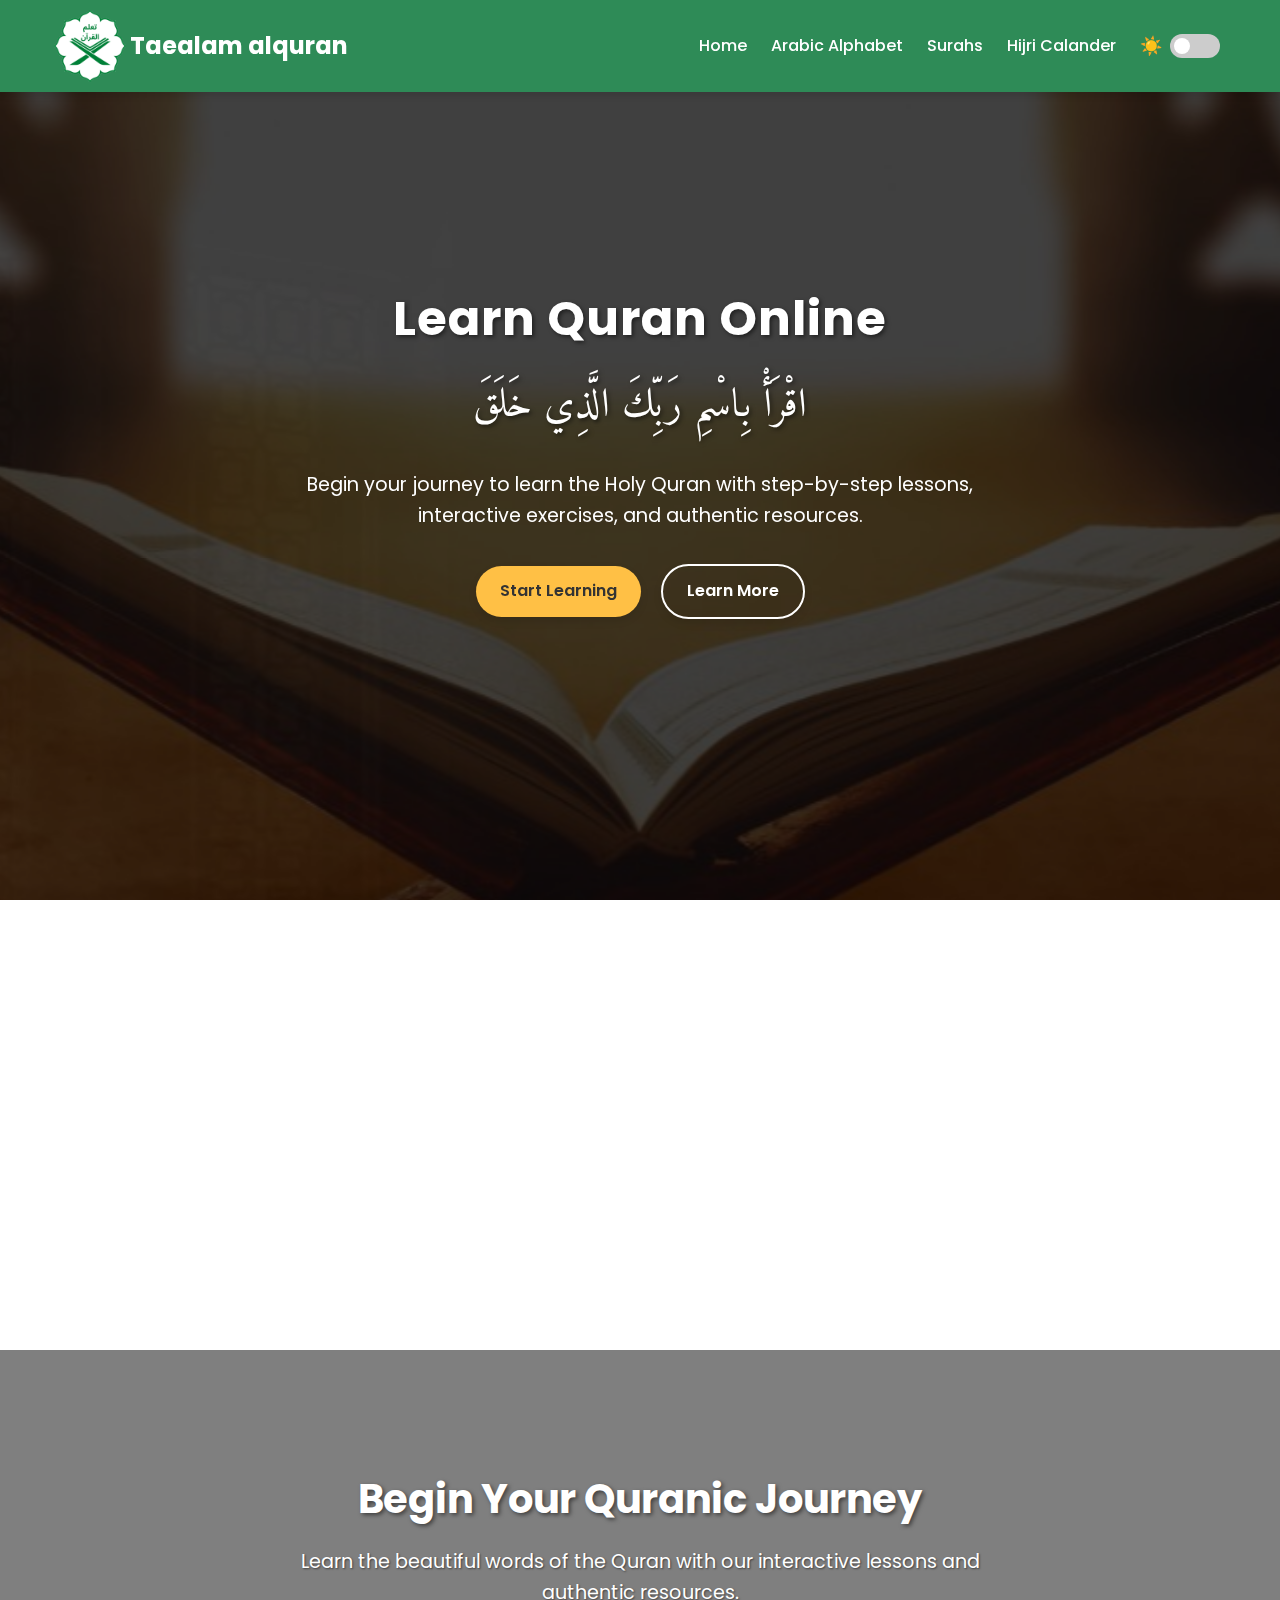
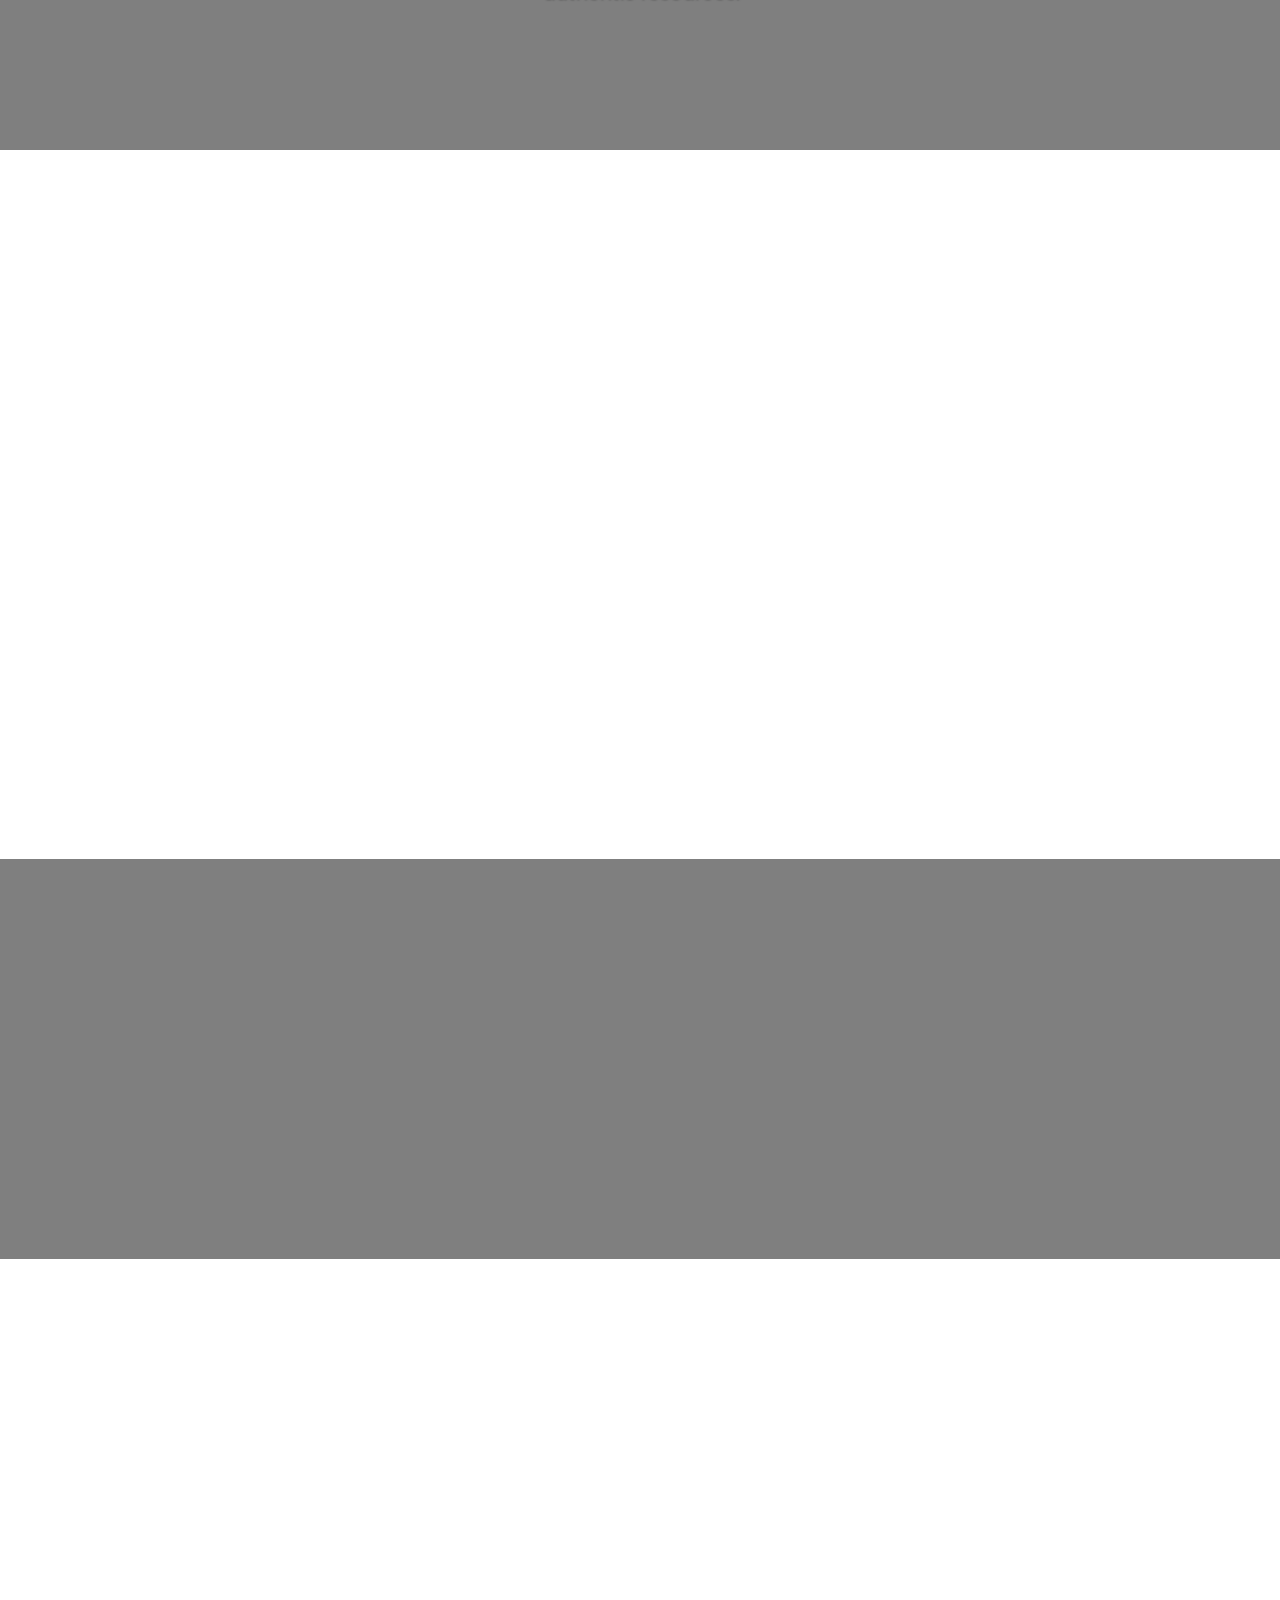
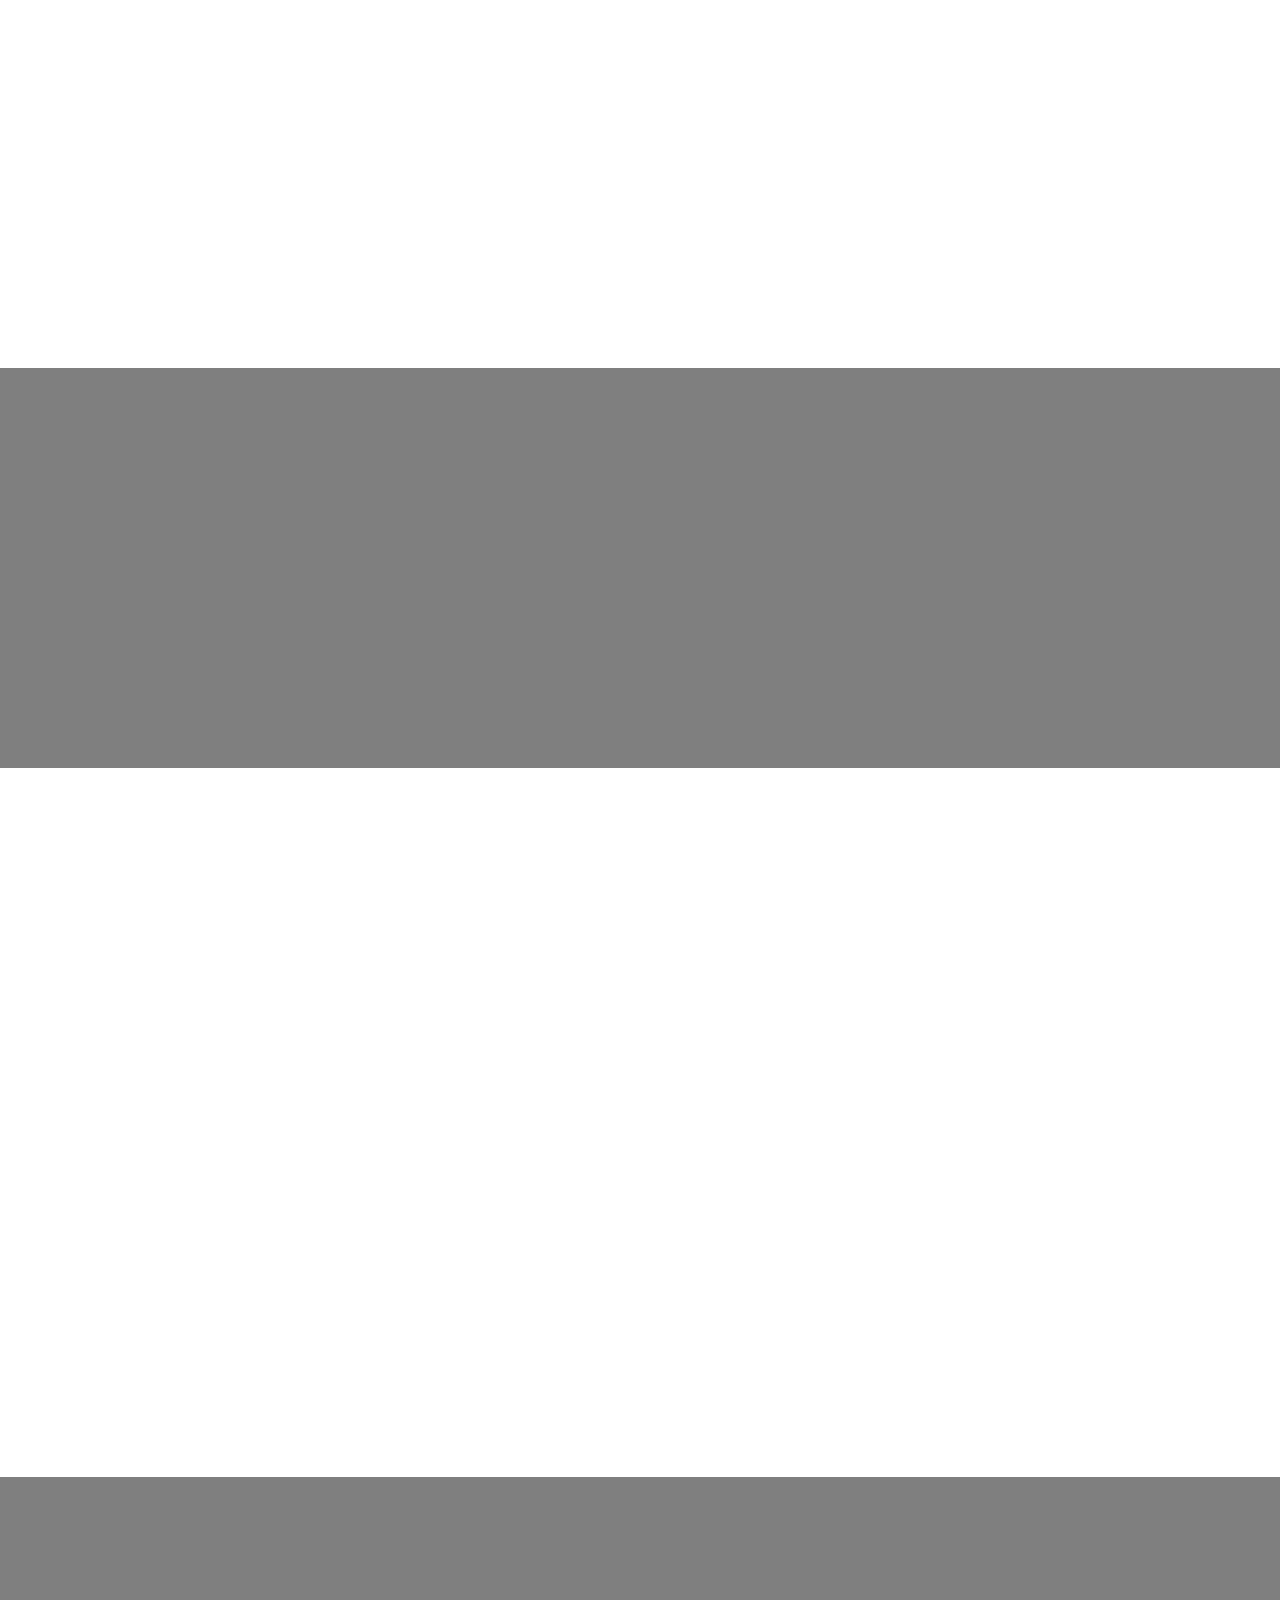
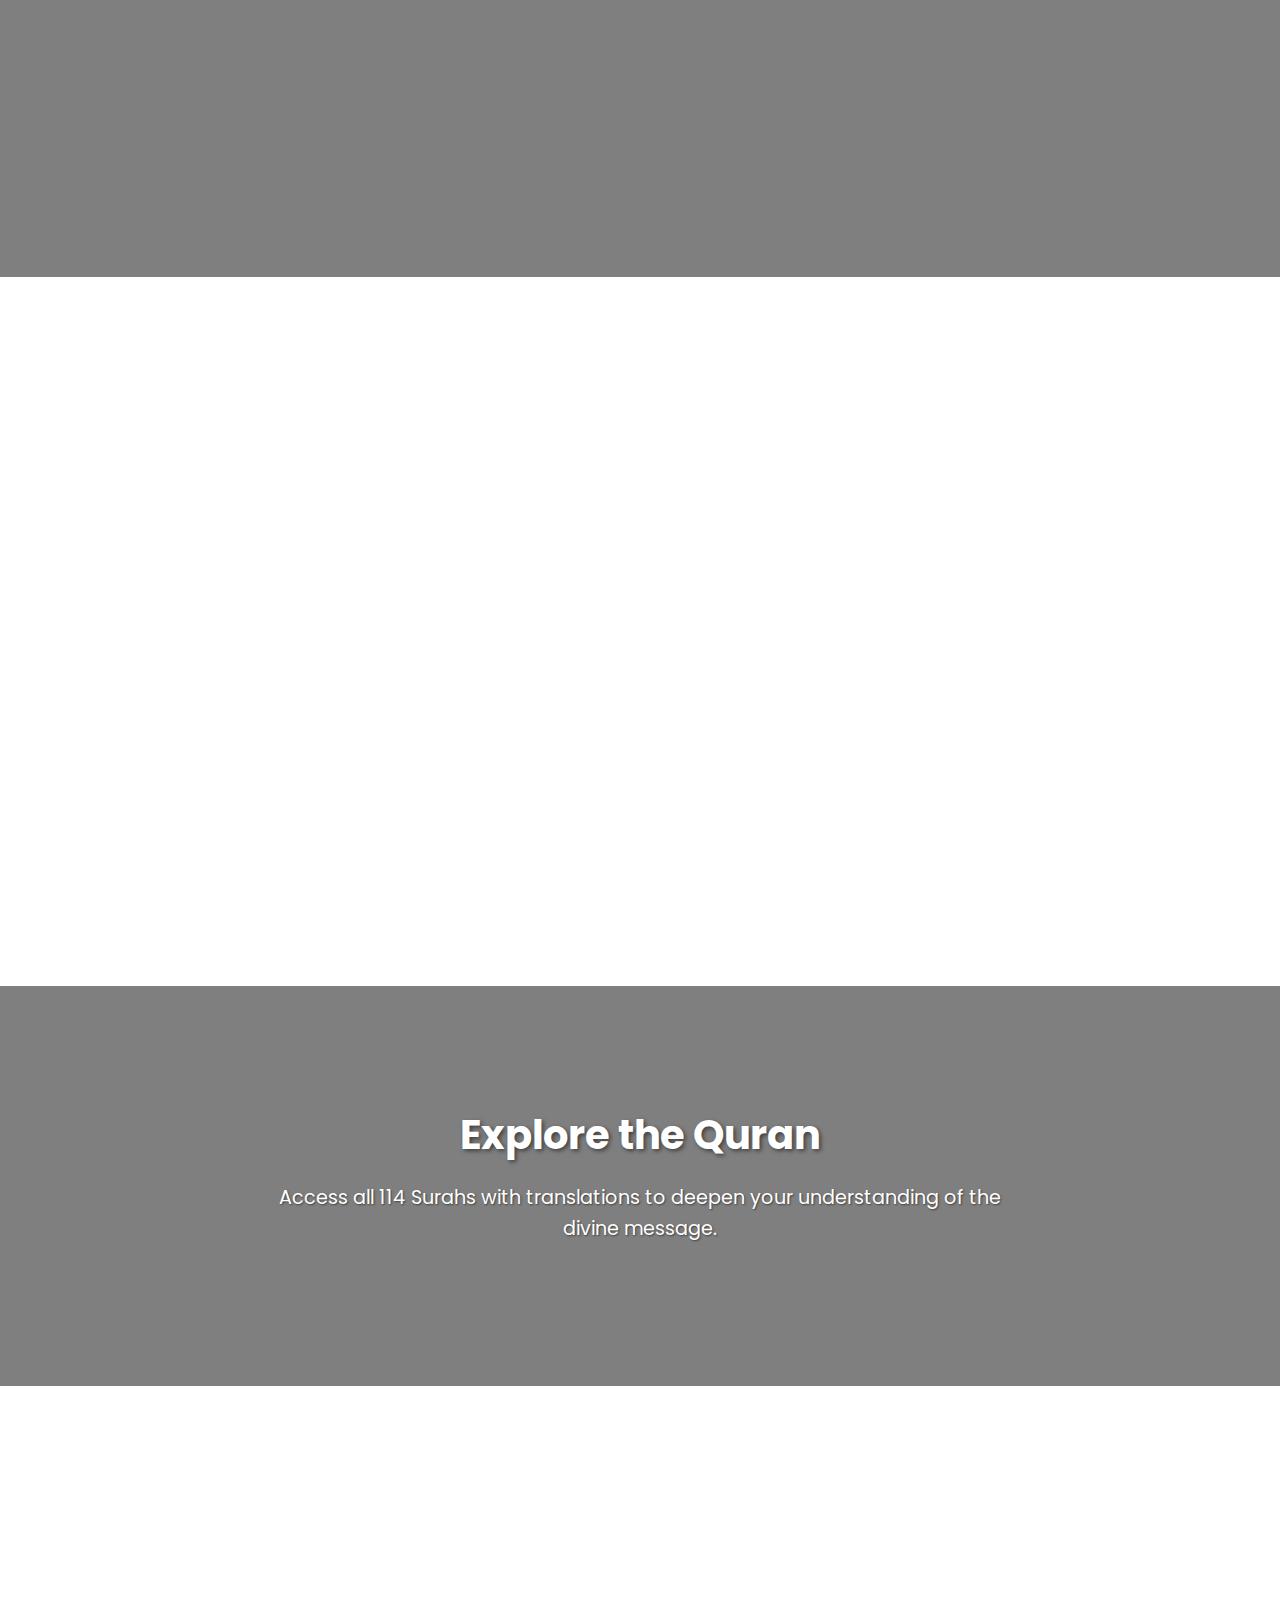
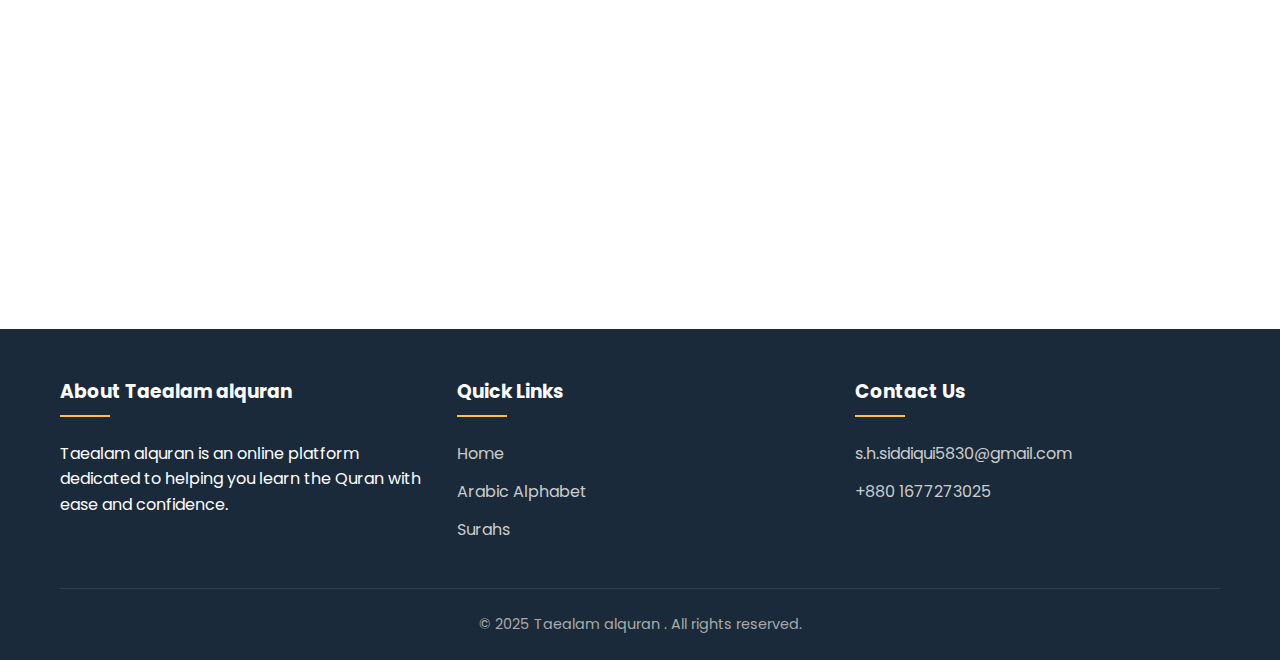
<file: index.html>
<!DOCTYPE html>
<html lang="en">
  <head>
    <meta charset="UTF-8" />
    <meta name="viewport" content="width=device-width, initial-scale=1.0" />
    <link rel="icon" type="image/x-icon" sizes="16x16" href="facicon.ico" />
    <!-- SEO Meta Tags -->
    <meta
      name="description"
      content="Learn Quran online for free with Taealam alquran. Start your Quranic journey with step-by-step lessons, Arabic alphabet, Surahs, and translations. Perfect for beginners and advanced learners."
    />
    <meta
      name="keywords"
      content="learn quran, learn quran online, learn quran free, quran for beginners, arabic alphabet, quran surahs, quran translation, quran lessons, taealam alquran"
    />
    <meta name="author" content="Taealam alquran" />
    <meta name="robots" content="index, follow" />

    <!-- Open Graph Meta Tags (for social media sharing) -->
    <meta
      property="og:title"
      content="Taealam alquran - Learn Quran Online for Free"
    />
    <meta
      property="og:description"
      content="Learn Quran online for free with Taealam alquran. Start your Quranic journey with step-by-step lessons, Arabic alphabet, Surahs, and translations. Perfect for beginners and advanced learners."
    />
    <meta property="og:type" content="website" />
    <meta
      property="og:url"
      content="https://taealamalquran.com"
    />
    <meta
      property="og:image"
      content="https://taealamalquran.com/banner.png"
    />
    <meta property="og:site_name" content="Taealam alquran" />

    <!-- Twitter Card Meta Tags (for Twitter sharing) -->
    <meta name="twitter:card" content="summary_large_image" />
    <meta
      name="twitter:title"
      content="Taealam alquran - Learn Quran Online for Free"
    />
    <meta
      name="twitter:description"
      content="Learn Quran online for free with Taealam alquran. Start your Quranic journey with step-by-step lessons, Arabic alphabet, Surahs, and translations. Perfect for beginners and advanced learners."
    />
    <meta
      name="twitter:image"
      content="https://taealamalquran.com/banner.png"
    />
    <meta name="twitter:site" content="@yourtwitterhandle" />

    <!-- Canonical URL (to avoid duplicate content issues) -->
    <link
      rel="canonical"
      href="https://taealamalquran.com"
    />

    <title>Taealam alquran - Learn Quran Online</title>
    <link rel="preconnect" href="https://fonts.googleapis.com" />
    <link rel="preconnect" href="https://fonts.gstatic.com" crossorigin />
    <link
      href="https://fonts.googleapis.com/css2?family=Amiri:wght@400;700&family=Poppins:wght@300;400;500;600;700&display=swap"
      rel="stylesheet"
    />
    <link rel="stylesheet" href="style.css" />

    <style>
      .hadith-grid {
        display: grid;
        grid-template-columns: repeat(auto-fit, minmax(300px, 1fr));
        gap: 1.5rem;
      }

      .hadith-card {
        background-color: var(--card-background-light);
        padding: 1.5rem;
        border-radius: 10px;
        box-shadow: var(--shadow);
        transition: transform 0.3s, box-shadow 0.3s;
      }

      .hadith-card:hover {
        transform: translateY(-5px);
        box-shadow: 0 6px 12px rgba(0, 0, 0, 0.15);
      }

      .hadith-card h3 {
        font-size: 1.2rem;
        margin-bottom: 0.5rem;
        color: var(--primary);
      }

      .hadith-card p {
        font-size: 1rem;
        line-height: 1.6;
        color: var(--text-dark);
      }

      .hadith-card small {
        display: block;
        margin-top: 1rem;
        font-size: 0.9rem;
        color: var(--text-secondary-dark);
      }

      .controls {
        display: flex;
        justify-content: center;
        gap: 15px;
        margin-top: 15px;
      }

      .controls button {
        background-color: var(--primary);
        border: none;
        color: white;
        padding: 10px;
        font-size: 18px;
        cursor: pointer;
        border-radius: 20%;
        width: 30px;
        height: 30px;
        line-height: 30px;
        display: flex;
        align-items: center;
        justify-content: center;
        transition: 0.3s;
      }

      .controls button:hover {
        background: var(--primary-dark);
      }
    </style>
  </head>
  <body>
    <!-- Header -->
    <!-- Header -->
    <header>
      <div class="container header-container">
        <div class="logo">
          <div class="logo-icon">
            <img src="logo.png" width="100px" alt="" />
          </div>
          <span>Taealam alquran </span>
        </div>
        <!-- Hamburger Menu Icon -->
        <div class="hamburger-menu" id="hamburger-menu">
          <span></span>
          <span></span>
          <span></span>
        </div>
        <!-- Navigation -->
        <nav id="nav-menu">
          <ul>
            <li><a href="index.html">Home</a></li>
            <li><a href="#alphabet">Arabic Alphabet</a></li>
            <li><a href="#surahs">Surahs</a></li>
            <li><a href="hijri-calander.html">Hijri Calander</a></li>
          </ul>
          <div class="dark-mode-toggle">
            <span class="toggle-icon">☀️</span>
            <label class="toggle-switch">
              <input type="checkbox" id="dark-mode-toggle" />
              <span class="toggle-slider"></span>
            </label>
          </div>
        </nav>
      </div>
    </header>

    <!-- Hero Section -->
    <section id="home" class="hero parallax-container">
      <div
        class="parallax-bg"
        style="background-image: url('banner.png')"
      ></div>
      <div class="hero-overlay"></div>
      <div class="container parallax-content">
        <h1>Learn Quran Online</h1>
        <p class="arabic">اقْرَأْ بِاسْمِ رَبِّكَ الَّذِي خَلَقَ</p>
        <p>
          Begin your journey to learn the Holy Quran with step-by-step lessons,
          interactive exercises, and authentic resources.
        </p>
        <div class="hero-buttons">
          <a href="#alphabet" class="btn">Start Learning</a>
          <a href="#surahs" class="btn btn-outline">Learn More</a>
        </div>
      </div>
    </section>

    <!-- Prayer Times Section -->
    <section id="prayer-times" class="section fade-in">
      <div class="container">
        <div class="section-title">
          <h2>Prayer Times (Waqt)</h2>
        </div>
        <p style="text-align: center; margin-bottom: 2rem">
          Today's prayer times for your location
        </p>
        <div class="prayer-times-grid" id="prayer-times-grid">
          <div class="loading">Loading prayer times...</div>
        </div>
        <div
          id="current-waqt"
          style="
            text-align: center;
            margin-top: 2rem;
            font-size: 1.2rem;
            font-weight: 600;
          "
        >
          <div class="loading">Checking current prayer time...</div>
        </div>
      </div>
    </section>

    <!-- Parallax Divider 1 -->
    <div class="parallax-divider">
      <div
        class="parallax-divider-bg"
        style="background-image: url('banner2.png')"
      ></div>
      <div class="hero-overlay"></div>
      <div class="parallax-divider-content">
        <h2>Begin Your Quranic Journey</h2>
        <p>
          Learn the beautiful words of the Quran with our interactive lessons
          and authentic resources.
        </p>
      </div>
    </div>

    <!-- Arabic Alphabet Section -->
    <section id="alphabet" class="section fade-in">
      <div class="container" style="direction: rtl">
        <div class="section-title">
          <h2>Arabic Alphabet</h2>
        </div>
        <p style="text-align: center; margin-bottom: 2rem">
          Click on each letter to hear its pronunciation
        </p>
        <div class="alphabet-grid">
          <div class="letter-card" onclick="playLetter('ا')">
            ا
            <span class="transliteration">Alif</span>
          </div>
          <div class="letter-card" onclick="playLetter('ب')">
            ب
            <span class="transliteration">Ba</span>
          </div>
          <div class="letter-card" onclick="playLetter('ت')">
            ت
            <span class="transliteration">Ta</span>
          </div>
          <div class="letter-card" onclick="playLetter('ث')">
            ث
            <span class="transliteration">Tha</span>
          </div>
          <div class="letter-card" onclick="playLetter('ج')">
            ج
            <span class="transliteration">Jeem</span>
          </div>
          <div class="letter-card" onclick="playLetter('ح')">
            ح
            <span class="transliteration">Ha</span>
          </div>
          <div class="letter-card" onclick="playLetter('خ')">
            خ
            <span class="transliteration">Kha</span>
          </div>
          <div class="letter-card" onclick="playLetter('د')">
            د
            <span class="transliteration">Dal</span>
          </div>
          <div class="letter-card" onclick="playLetter('ذ')">
            ذ
            <span class="transliteration">Dhal</span>
          </div>
          <div class="letter-card" onclick="playLetter('ر')">
            ر
            <span class="transliteration">Ra</span>
          </div>
          <div class="letter-card" onclick="playLetter('ز')">
            ز
            <span class="transliteration">Za</span>
          </div>
          <div class="letter-card" onclick="playLetter('س')">
            س
            <span class="transliteration">Seen</span>
          </div>
          <div class="letter-card" onclick="playLetter('ش')">
            ش
            <span class="transliteration">Sheen</span>
          </div>
          <div class="letter-card" onclick="playLetter('ص')">
            ص
            <span class="transliteration">Sad</span>
          </div>
          <div class="letter-card" onclick="playLetter('ض')">
            ض
            <span class="transliteration">Dad</span>
          </div>
          <div class="letter-card" onclick="playLetter('ط')">
            ط
            <span class="transliteration">Ta</span>
          </div>
          <div class="letter-card" onclick="playLetter('ظ')">
            ظ
            <span class="transliteration">Dha</span>
          </div>
          <div class="letter-card" onclick="playLetter('ع')">
            ع
            <span class="transliteration">Ayn</span>
          </div>
          <div class="letter-card" onclick="playLetter('غ')">
            غ
            <span class="transliteration">Ghayn</span>
          </div>
          <div class="letter-card" onclick="playLetter('ف')">
            ف
            <span class="transliteration">Fa</span>
          </div>
          <div class="letter-card" onclick="playLetter('ق')">
            ق
            <span class="transliteration">Qaf</span>
          </div>
          <div class="letter-card" onclick="playLetter('ك')">
            ك
            <span class="transliteration">Kaf</span>
          </div>
          <div class="letter-card" onclick="playLetter('ل')">
            ل
            <span class="transliteration">Lam</span>
          </div>
          <div class="letter-card" onclick="playLetter('م')">
            م
            <span class="transliteration">Meem</span>
          </div>
          <div class="letter-card" onclick="playLetter('ن')">
            ن
            <span class="transliteration">Noon</span>
          </div>
          <div class="letter-card" onclick="playLetter('ه')">
            ه
            <span class="transliteration">Ha</span>
          </div>
          <div class="letter-card" onclick="playLetter('و')">
            و
            <span class="transliteration">Waw</span>
          </div>
          <div class="letter-card" onclick="playLetter('ي')">
            ي
            <span class="transliteration">Ya</span>
          </div>
        </div>
      </div>
    </section>

    <!-- Parallax Divider 2 -->
    <div class="parallax-divider">
      <div
        class="parallax-divider-bg"
        style="
          background-image: url('banner2.png');
          background-position: center bottom;
        "
      ></div>
      <div class="hero-overlay"></div>
      <div class="parallax-divider-content">
        <!-- <h2>Explore the Quran</h2>
            <p>
              Access all 114 Surahs with translations to deepen your understanding
              of the divine message.
            </p> -->
      </div>
    </div>

    <section id="zabar" class="section fade-in">
      <div class="container" style="direction: rtl">
        <div class="section-title">
          <h2>Zabar (ـَ)</h2>
        </div>
        <p style="text-align: center; margin-bottom: 2rem">
          Click on each letter to hear its pronunciation with Zabar
        </p>
        <div class="alphabet-grid">
          <div
            class="letter-card"
            onclick="playLetterWithZabar('اَ', 'Alif with Zabar Ah')"
          >
            اَ
            <span class="transliteration">Ah</span>
          </div>
          <div
            class="letter-card"
            onclick="playLetterWithZabar('بَ', 'Ba with Zabar Ba')"
          >
            بَ
            <span class="transliteration">Ba</span>
          </div>
          <div
            class="letter-card"
            onclick="playLetterWithZabar('تَ', 'Ta with Zabar Ta')"
          >
            تَ
            <span class="transliteration">Ta</span>
          </div>
          <div
            class="letter-card"
            onclick="playLetterWithZabar('ثَ', 'Tha with Zabar Tha')"
          >
            ثَ
            <span class="transliteration">Tha</span>
          </div>
          <div
            class="letter-card"
            onclick="playLetterWithZabar('جَ', 'Jeem with Zabar Ja')"
          >
            جَ
            <span class="transliteration"> Ja</span>
          </div>
          <div
            class="letter-card"
            onclick="playLetterWithZabar('حَ', 'Ha with Zabar Ha')"
          >
            حَ
            <span class="transliteration">Ha</span>
          </div>
          <div
            class="letter-card"
            onclick="playLetterWithZabar('خَ', 'Kha with Zabar Kha')"
          >
            خَ
            <span class="transliteration">Kha</span>
          </div>
          <div
            class="letter-card"
            onclick="playLetterWithZabar('دَ', 'Dal with Zabar Da')"
          >
            دَ
            <span class="transliteration">Da</span>
          </div>
          <div
            class="letter-card"
            onclick="playLetterWithZabar('ذَ', 'Dhal with Zabar Dha')"
          >
            ذَ
            <span class="transliteration">Dha</span>
          </div>
          <div
            class="letter-card"
            onclick="playLetterWithZabar('رَ', 'Ra with Zabar Ra')"
          >
            رَ
            <span class="transliteration">Ra</span>
          </div>
          <div
            class="letter-card"
            onclick="playLetterWithZabar('زَ', 'Za with Zabar Za')"
          >
            زَ
            <span class="transliteration">Za</span>
          </div>
          <div
            class="letter-card"
            onclick="playLetterWithZabar('سَ', 'Seen with Zabar Sa')"
          >
            سَ
            <span class="transliteration">Sa</span>
          </div>
          <div
            class="letter-card"
            onclick="playLetterWithZabar('شَ', 'Sheen with Zabar Sha')"
          >
            شَ
            <span class="transliteration">Sha</span>
          </div>
          <div
            class="letter-card"
            onclick="playLetterWithZabar('صَ', 'Sad with Zabar Sa')"
          >
            صَ
            <span class="transliteration">Sa</span>
          </div>
          <div
            class="letter-card"
            onclick="playLetterWithZabar('ضَ', 'Dad with Zabar Da')"
          >
            ضَ
            <span class="transliteration">Da</span>
          </div>
          <div
            class="letter-card"
            onclick="playLetterWithZabar('طَ', 'Ta with Zabar Ta')"
          >
            طَ
            <span class="transliteration">Ta</span>
          </div>
          <div
            class="letter-card"
            onclick="playLetterWithZabar('ظَ', 'Dha with Zabar Za')"
          >
            ظَ
            <span class="transliteration">Za</span>
          </div>
          <div
            class="letter-card"
            onclick="playLetterWithZabar('عَ', 'Ayn with Zabar Ayn')"
          >
            عَ
            <span class="transliteration">Ayn</span>
          </div>
          <div
            class="letter-card"
            onclick="playLetterWithZabar('غَ', 'Ghayn with Zabar Gha')"
          >
            غَ
            <span class="transliteration">Gha</span>
          </div>
          <div
            class="letter-card"
            onclick="playLetterWithZabar('فَ', 'Fa with Zabar Fa')"
          >
            فَ
            <span class="transliteration">Fa</span>
          </div>
          <div
            class="letter-card"
            onclick="playLetterWithZabar('قَ', 'Qaf with Zabar Qa')"
          >
            قَ
            <span class="transliteration">Qa</span>
          </div>
          <div
            class="letter-card"
            onclick="playLetterWithZabar('كَ', 'Kaf with Zabar Ka')"
          >
            كَ
            <span class="transliteration">Ka</span>
          </div>
          <div
            class="letter-card"
            onclick="playLetterWithZabar('لَ', 'Lam with Zabar La')"
          >
            لَ
            <span class="transliteration">La</span>
          </div>
          <div
            class="letter-card"
            onclick="playLetterWithZabar('مَ', 'Meem with Zabar Ma')"
          >
            مَ
            <span class="transliteration">Ma</span>
          </div>
          <div
            class="letter-card"
            onclick="playLetterWithZabar('نَ', 'Noon with Zabar Na')"
          >
            نَ
            <span class="transliteration">Na</span>
          </div>
          <div
            class="letter-card"
            onclick="playLetterWithZabar('هَ', 'Ha with Zabar Ha')"
          >
            هَ
            <span class="transliteration">Ha</span>
          </div>
          <div
            class="letter-card"
            onclick="playLetterWithZabar('وَ', 'Waw with Zabar Wa')"
          >
            وَ
            <span class="transliteration">Wa</span>
          </div>
          <div
            class="letter-card"
            onclick="playLetterWithZabar('يَ', 'Ya with Zabar Ya')"
          >
            يَ
            <span class="transliteration">Ya</span>
          </div>
        </div>
      </div>
    </section>

    <!-- Parallax Divider 2 -->
    <div class="parallax-divider">
      <div
        class="parallax-divider-bg"
        style="
          background-image: url('banner2.png');
          background-position: center bottom;
        "
      ></div>
      <div class="hero-overlay"></div>
      <div class="parallax-divider-content">
        <!-- <h2>Explore the Quran</h2>
            <p>
              Access all 114 Surahs with translations to deepen your understanding
              of the divine message.
            </p> -->
      </div>
    </div>

    <section id="zer" class="section fade-in">
      <div class="container" style="direction: rtl">
        <div class="section-title">
          <h2>Zer (ـِ)</h2>
        </div>
        <p style="text-align: center; margin-bottom: 2rem">
          Click on each letter to hear its pronunciation with Zer
        </p>
        <div class="alphabet-grid">
          <div
            class="letter-card"
            onclick="playLetterWithZer('اِ', 'Alif with Zer Eh')"
          >
            اِ
            <span class="transliteration">Eh</span>
          </div>
          <div
            class="letter-card"
            onclick="playLetterWithZer('بِ', 'Ba with Zer Bi')"
          >
            بِ
            <span class="transliteration">Bi</span>
          </div>
          <div
            class="letter-card"
            onclick="playLetterWithZer('تِ', 'Ta with Zer Ti')"
          >
            تِ
            <span class="transliteration">Ti</span>
          </div>
          <div
            class="letter-card"
            onclick="playLetterWithZer('ثِ', 'Tha with Zer Thi')"
          >
            ثِ
            <span class="transliteration">Thi</span>
          </div>
          <div
            class="letter-card"
            onclick="playLetterWithZer('جِ', 'Jeem with Zer Ji')"
          >
            جِ
            <span class="transliteration">Ji</span>
          </div>
          <div
            class="letter-card"
            onclick="playLetterWithZer('حِ', 'Ha with Zer Hi')"
          >
            حِ
            <span class="transliteration">Hi</span>
          </div>
          <div
            class="letter-card"
            onclick="playLetterWithZer('خِ', 'Kha with Zer Khi')"
          >
            خِ
            <span class="transliteration">Khi</span>
          </div>
          <div
            class="letter-card"
            onclick="playLetterWithZer('دِ', 'Dal with Zer Di')"
          >
            دِ
            <span class="transliteration">Di</span>
          </div>
          <div
            class="letter-card"
            onclick="playLetterWithZer('ذِ', 'Dhal with Zer Dhi')"
          >
            ذِ
            <span class="transliteration">Dhi</span>
          </div>
          <div
            class="letter-card"
            onclick="playLetterWithZer('رِ', 'Ra with Zer Ri')"
          >
            رِ
            <span class="transliteration">Ri</span>
          </div>
          <div
            class="letter-card"
            onclick="playLetterWithZer('زِ', 'Za with Zer Zi')"
          >
            زِ
            <span class="transliteration">Zi</span>
          </div>
          <div
            class="letter-card"
            onclick="playLetterWithZer('سِ', 'Seen with Zer Si')"
          >
            سِ
            <span class="transliteration">Si</span>
          </div>
          <div
            class="letter-card"
            onclick="playLetterWithZer('شِ', 'Sheen with Zer Shi')"
          >
            شِ
            <span class="transliteration">Shi</span>
          </div>
          <div
            class="letter-card"
            onclick="playLetterWithZer('صِ', 'Sad with Zer Si')"
          >
            صِ
            <span class="transliteration">Si</span>
          </div>
          <div
            class="letter-card"
            onclick="playLetterWithZer('ضِ', 'Dad with Zer Di')"
          >
            ضِ
            <span class="transliteration">Di</span>
          </div>
          <div
            class="letter-card"
            onclick="playLetterWithZer('طِ', 'Ta with Zer Ti')"
          >
            طِ
            <span class="transliteration">Ti</span>
          </div>
          <div
            class="letter-card"
            onclick="playLetterWithZer('ظِ', 'Dha with Zer Zi')"
          >
            ظِ
            <span class="transliteration">Zi</span>
          </div>
          <div
            class="letter-card"
            onclick="playLetterWithZer('عِ', 'Ayn with Zer Ayn')"
          >
            عِ
            <span class="transliteration">Ayn</span>
          </div>
          <div
            class="letter-card"
            onclick="playLetterWithZer('غِ', 'Ghayn with Zer Ghi')"
          >
            غِ
            <span class="transliteration">Ghi</span>
          </div>
          <div
            class="letter-card"
            onclick="playLetterWithZer('فِ', 'Fa with Zer Fi')"
          >
            فِ
            <span class="transliteration">Fi</span>
          </div>
          <div
            class="letter-card"
            onclick="playLetterWithZer('قِ', 'Qaf with Zer Qi')"
          >
            قِ
            <span class="transliteration">Qi</span>
          </div>
          <div
            class="letter-card"
            onclick="playLetterWithZer('كِ', 'Kaf with Zer Ki')"
          >
            كِ
            <span class="transliteration">Ki</span>
          </div>
          <div
            class="letter-card"
            onclick="playLetterWithZer('لِ', 'Lam with Zer Li')"
          >
            لِ
            <span class="transliteration">Li</span>
          </div>
          <div
            class="letter-card"
            onclick="playLetterWithZer('مِ', 'Meem with Zer Mi')"
          >
            مِ
            <span class="transliteration">Mi</span>
          </div>
          <div
            class="letter-card"
            onclick="playLetterWithZer('نِ', 'Noon with Zer Ni')"
          >
            نِ
            <span class="transliteration">Ni</span>
          </div>
          <div
            class="letter-card"
            onclick="playLetterWithZer('هِ', 'Ha with Zer Hi')"
          >
            هِ
            <span class="transliteration">Hi</span>
          </div>
          <div
            class="letter-card"
            onclick="playLetterWithZer('وِ', 'Waw with Zer Wi')"
          >
            وَ
            <span class="transliteration"> Wi</span>
          </div>
          <div
            class="letter-card"
            onclick="playLetterWithZer('يِ', 'Ya with Zer Yi')"
          >
            يِ
            <span class="transliteration">Yi</span>
          </div>
        </div>
      </div>
    </section>

    <!-- Parallax Divider 2 -->
    <div class="parallax-divider">
      <div
        class="parallax-divider-bg"
        style="
          background-image: url('banner2.png');
          background-position: center bottom;
        "
      ></div>
      <div class="hero-overlay"></div>
      <div class="parallax-divider-content">
        <!-- <h2>Explore the Quran</h2>
          <p>
            Access all 114 Surahs with translations to deepen your understanding
            of the divine message.
          </p> -->
      </div>
    </div>

    <section id="pesh" class="section fade-in">
      <div class="container" style="direction: rtl">
        <div class="section-title">
          <h2>Pesh (ـُ)</h2>
        </div>
        <p style="text-align: center; margin-bottom: 2rem">
          Click on each letter to hear its pronunciation with Pesh
        </p>
        <div class="alphabet-grid">
          <div
            class="letter-card"
            onclick="playLetterWithPesh('اُ', 'Alif with Pesh Uh')"
          >
            اُ
            <span class="transliteration">Uh</span>
          </div>
          <div
            class="letter-card"
            onclick="playLetterWithPesh('بُ', 'Ba with Pesh Bu')"
          >
            بُ
            <span class="transliteration">Bu</span>
          </div>
          <div
            class="letter-card"
            onclick="playLetterWithPesh('تُ', 'Ta with Pesh Tu')"
          >
            تُ
            <span class="transliteration">Tu</span>
          </div>
          <div
            class="letter-card"
            onclick="playLetterWithPesh('ثُ', 'Tha with Pesh Thu')"
          >
            ثُ
            <span class="transliteration">Thu</span>
          </div>
          <div
            class="letter-card"
            onclick="playLetterWithPesh('جُ', 'Jeem with Pesh Ju')"
          >
            جُ
            <span class="transliteration">Ju</span>
          </div>
          <div
            class="letter-card"
            onclick="playLetterWithPesh('حُ', 'Ha with Pesh Hu')"
          >
            حُ
            <span class="transliteration">Hu</span>
          </div>
          <div
            class="letter-card"
            onclick="playLetterWithPesh('خُ', 'Kha with Pesh Khu')"
          >
            خُ
            <span class="transliteration">Khu</span>
          </div>
          <div
            class="letter-card"
            onclick="playLetterWithPesh('دُ', 'Dal with Pesh Du')"
          >
            دُ
            <span class="transliteration">Du</span>
          </div>
          <div
            class="letter-card"
            onclick="playLetterWithPesh('ذُ', 'Dhal with Pesh Dhu')"
          >
            ذُ
            <span class="transliteration">Dhu</span>
          </div>
          <div
            class="letter-card"
            onclick="playLetterWithPesh('رُ', 'Ra with Pesh Ru')"
          >
            رُ
            <span class="transliteration">Ru</span>
          </div>
          <div
            class="letter-card"
            onclick="playLetterWithPesh('زُ', 'Za with Pesh Zu')"
          >
            زُ
            <span class="transliteration">Zu</span>
          </div>
          <div
            class="letter-card"
            onclick="playLetterWithPesh('سُ', 'Seen with Pesh Su')"
          >
            سُ
            <span class="transliteration">Su</span>
          </div>
          <div
            class="letter-card"
            onclick="playLetterWithPesh('شُ', 'Sheen with Pesh Shu')"
          >
            شُ
            <span class="transliteration">Shu</span>
          </div>
          <div
            class="letter-card"
            onclick="playLetterWithPesh('صُ', 'Sad with Pesh Su')"
          >
            صُ
            <span class="transliteration">Su</span>
          </div>
          <div
            class="letter-card"
            onclick="playLetterWithPesh('ضُ', 'Dad with Pesh Du')"
          >
            ضُ
            <span class="transliteration">Du</span>
          </div>
          <div
            class="letter-card"
            onclick="playLetterWithPesh('طُ', 'Ta with Pesh Tu')"
          >
            طُ
            <span class="transliteration">Tu</span>
          </div>
          <div
            class="letter-card"
            onclick="playLetterWithPesh('ظُ', 'Dha with Pesh Zu')"
          >
            ظُ
            <span class="transliteration">Zu</span>
          </div>
          <div
            class="letter-card"
            onclick="playLetterWithPesh('عُ', 'Ayn with Pesh Ayn')"
          >
            عُ
            <span class="transliteration">Ayn</span>
          </div>
          <div
            class="letter-card"
            onclick="playLetterWithPesh('غُ', 'Ghayn with Pesh Ghu')"
          >
            غُ
            <span class="transliteration">Ghu</span>
          </div>
          <div
            class="letter-card"
            onclick="playLetterWithPesh('فُ', 'Fa with Pesh Fu')"
          >
            فُ
            <span class="transliteration">Fu</span>
          </div>
          <div
            class="letter-card"
            onclick="playLetterWithPesh('قُ', 'Qaf with Pesh Qu')"
          >
            قُ
            <span class="transliteration">Qu</span>
          </div>
          <div
            class="letter-card"
            onclick="playLetterWithPesh('كُ', 'Kaf with Pesh Ku')"
          >
            كُ
            <span class="transliteration">Ku</span>
          </div>
          <div
            class="letter-card"
            onclick="playLetterWithPesh('لُ', 'Lam with Pesh Lu')"
          >
            لُ
            <span class="transliteration">Lu</span>
          </div>
          <div
            class="letter-card"
            onclick="playLetterWithPesh('مُ', 'Meem with Pesh Mu')"
          >
            مُ
            <span class="transliteration">Mu</span>
          </div>
          <div
            class="letter-card"
            onclick="playLetterWithPesh('نُ', 'Noon with Pesh Nu')"
          >
            نُ
            <span class="transliteration">Nu</span>
          </div>
          <div
            class="letter-card"
            onclick="playLetterWithPesh('هُ', 'Ha with Pesh Hu')"
          >
            هُ
            <span class="transliteration">Hu</span>
          </div>
          <div
            class="letter-card"
            onclick="playLetterWithPesh('وُ', 'Waw with Pesh Wu')"
          >
            وُ
            <span class="transliteration">Wu</span>
          </div>
          <div
            class="letter-card"
            onclick="playLetterWithPesh('يُ', 'Ya with Pesh Yu')"
          >
            يُ
            <span class="transliteration">Yu</span>
          </div>
        </div>
      </div>
    </section>

    <!-- Parallax Divider 2 -->
    <div class="parallax-divider">
      <div
        class="parallax-divider-bg"
        style="
          background-image: url('banner.png');
          background-position: center bottom;
        "
      ></div>
      <div class="hero-overlay"></div>
      <div class="parallax-divider-content">
        <h2>Explore the Quran</h2>
        <p>
          Access all 114 Surahs with translations to deepen your understanding
          of the divine message.
        </p>
      </div>
    </div>

    <!-- Surah Section -->
    <section id="surahs" class="surahs fade-in">
      <div class="container">
        <div class="section-title">
          <h2>All Surahs with Bangla and English Tarjama</h2>
        </div>
        <div class="surah-selector">
          <label for="surah-select">Select Surah:</label>
          <select id="surah-select">
            <option value="">Select a Surah</option>
          </select>
        </div>
        <div class="controls">
          <button onclick="playAudio()" title="Play Recitation">▶</button>
          <button onclick="pauseAudio()" title="Pause Recitation">⏸</button>
          <button onclick="stopAudio()" title="Stop Recitation">⏹</button>
        </div>
        <div class="surah-content">
          <div class="surah-arabic" id="surah-arabic">
            <!-- Skeleton Loader for Arabic Text -->
            <div class="loading">Loading Arabic text</div>
          </div>
          <div class="surah-bangla" id="surah-bangla">
            <!-- Skeleton Loader for Bangla Translation -->
            <div class="loading">Loading Bangla translation</div>
          </div>
          <div class="surah-english" id="surah-english">
            <!-- Skeleton Loader for English Translation -->
            <div class="loading">Loading English translation</div>
          </div>
        </div>
      </div>
    </section>

    <!-- Footer -->
    <footer>
      <div class="container">
        <div class="footer-content">
          <div class="footer-column">
            <h3>About Taealam alquran</h3>
            <p>
              Taealam alquran is an online platform dedicated to helping you
              learn the Quran with ease and confidence.
            </p>
          </div>
          <div class="footer-column">
            <h3>Quick Links</h3>
            <ul class="footer-links">
              <li><a href="#home">Home</a></li>
              <li><a href="#alphabet">Arabic Alphabet</a></li>
              <li><a href="#surahs">Surahs</a></li>
            </ul>
          </div>
          <div class="footer-column">
            <h3>Contact Us</h3>
            <ul class="footer-links">
              <li>
                <a href="mailto:s.h.siddiqui5830@gmail.com"
                  >s.h.siddiqui5830@gmail.com</a
                >
              </li>
              <li><a href="tel:+8801677273025">+880 1677273025</a></li>
            </ul>
          </div>
        </div>
        <div class="copyright">
          &copy; 2025 Taealam alquran . All rights reserved.
        </div>
      </div>
    </footer>

    <!-- Scripts -->
    <script src="https://code.responsivevoice.org/responsivevoice.js?key=dath0RDr"></script>
    <script>
      // Toggle Hamburger Menu
      const hamburgerMenu = document.getElementById("hamburger-menu");
      const navMenu = document.getElementById("nav-menu");

      hamburgerMenu.addEventListener("click", () => {
        navMenu.classList.toggle("active");
      });
      // Dark Mode Toggle
      const darkModeToggle = document.getElementById("dark-mode-toggle");
      const body = document.body;
      const toggleIcon = document.querySelector(".toggle-icon");

      // Check for saved dark mode preference
      if (localStorage.getItem("darkMode") === "enabled") {
        body.classList.add("dark-mode");
        darkModeToggle.checked = true;
        toggleIcon.textContent = "🌙";
      }

      // Dark mode toggle event listener
      darkModeToggle.addEventListener("change", () => {
        if (darkModeToggle.checked) {
          body.classList.add("dark-mode");
          localStorage.setItem("darkMode", "enabled");
          toggleIcon.textContent = "🌙";
        } else {
          body.classList.remove("dark-mode");
          localStorage.setItem("darkMode", "disabled");
          toggleIcon.textContent = "☀️";
        }
      });

      // Function to update iframe source based on theme
      function updateIframeTheme(isDarkMode) {
        const iframe = document.querySelector("#hijri-calendar iframe");
        const baseUrl = "https://www.searchtruth.com/hijri/hijriCalendar.php";
        iframe.src = isDarkMode
          ? `${baseUrl}?theme=dark`
          : `${baseUrl}?theme=light`;
      }

      // Listen for dark mode toggle
      // const darkModeToggle = document.getElementById("dark-mode-toggle");
      darkModeToggle.addEventListener("change", () => {
        const isDarkMode = darkModeToggle.checked;
        updateIframeTheme(isDarkMode);
      });

      // Initialize iframe theme on page load
      window.addEventListener("load", () => {
        const isDarkMode = localStorage.getItem("darkMode") === "enabled";
        updateIframeTheme(isDarkMode);
      });

      // Parallax Scrolling Effect
      window.addEventListener("scroll", function () {
        const parallaxElements = document.querySelectorAll(".parallax-bg");
        let scrollPosition = window.pageYOffset;

        parallaxElements.forEach((element) => {
          let speed = 0.5;
          element.style.transform =
            "translateY(" + scrollPosition * speed + "px)";
        });
      });

      // Scroll Animation
      const fadeElements = document.querySelectorAll(".fade-in");

      function checkFade() {
        const triggerBottom = window.innerHeight * 0.8;

        fadeElements.forEach((element) => {
          const elementTop = element.getBoundingClientRect().top;

          if (elementTop < triggerBottom) {
            element.classList.add("active");
          }
        });
      }

      window.addEventListener("scroll", checkFade);
      window.addEventListener("load", checkFade);

      // Function to play Arabic letter pronunciation
      function playLetter(letter) {
        responsiveVoice.speak(letter, "Arabic Male");
      }

      // Function to play letter with Zabar
      function playLetterWithZabar(letter, pronunciation) {
        responsiveVoice.speak(pronunciation, "Arabic Male");
      }

      // Function to play letter with Zer
      function playLetterWithZer(letter, pronunciation) {
        responsiveVoice.speak(pronunciation, "Arabic Male");
      }

      // Function to play letter with Pesh
      function playLetterWithPesh(letter, pronunciation) {
        responsiveVoice.speak(pronunciation, "Arabic Male");
      }
    </script>

    <script>
      // Function to generate skeleton loader
      function generateSkeletonLoader() {
        let skeletonHTML = "";
        for (let i = 0; i < 1; i++) {
          skeletonHTML += `
      <div class="verse-skeleton">
        <div class="verse-number skeleton"></div>
        <div class="verse-text skeleton"></div>
      </div>
    `;
        }
        return skeletonHTML;
      }

      // Function to initialize skeleton loaders
      function initializeSkeletonLoaders() {
        const surahArabic = document.getElementById("surah-arabic");
        const surahBangla = document.getElementById("surah-bangla");
        const surahEnglish = document.getElementById("surah-english");

        // Show skeleton loaders for all sections
        surahArabic.innerHTML = generateSkeletonLoader();
        surahBangla.innerHTML = generateSkeletonLoader();
        surahEnglish.innerHTML = generateSkeletonLoader();
      }

      // Function to fetch and display Surah data
      async function fetchSurah(surahNumber) {
        try {
          const surahArabic = document.getElementById("surah-arabic");
          const surahBangla = document.getElementById("surah-bangla");
          const surahEnglish = document.getElementById("surah-english");

          // Show skeleton loaders for all sections
          surahArabic.innerHTML = generateSkeletonLoader();
          surahBangla.innerHTML = generateSkeletonLoader();
          surahEnglish.innerHTML = generateSkeletonLoader();

          // Fetch Arabic text
          const arabicResponse = await fetch(
            `https://api.alquran.cloud/v1/surah/${surahNumber}/ar.alafasy`
          );
          const arabicData = await arabicResponse.json();

          // Fetch Bangla translation
          const banglaResponse = await fetch(
            `https://api.alquran.cloud/v1/surah/${surahNumber}/bn.bengali`
          );
          const banglaData = await banglaResponse.json();

          // Fetch English translation
          const englishResponse = await fetch(
            `https://api.alquran.cloud/v1/surah/${surahNumber}/en.ahmedali`
          );
          const englishData = await englishResponse.json();

          // Generate Arabic content with audio
          let arabicContent = "";
          arabicData.data.ayahs.forEach((ayah) => {
            arabicContent += `
                      <div class="arabic-verse verse" data-audio="${ayah.audio}">
                          ${ayah.text}
                          <span class="verse-number">${ayah.numberInSurah}</span>
                      </div>
                  `;
          });

          // Generate Bangla content
          let banglaContent = "";
          banglaData.data.ayahs.forEach((ayah) => {
            banglaContent += `
                      <div class="verse">
                          <span class="verse-number">${ayah.numberInSurah}</span>
                          ${ayah.text}
                      </div>
                  `;
          });

          // Generate English content
          let englishContent = "";
          englishData.data.ayahs.forEach((ayah) => {
            englishContent += `
                      <div class="verse">
                          <span class="verse-number">${ayah.numberInSurah}</span>
                          ${ayah.text}
                      </div>
                  `;
          });

          // Update the DOM
          surahArabic.innerHTML = arabicContent;
          surahBangla.innerHTML = banglaContent;
          surahEnglish.innerHTML = englishContent;
        } catch (error) {
          console.error("Error fetching Surah data:", error);
          surahArabic.innerHTML =
            '<div class="error">Failed to load Arabic text</div>';
          surahBangla.innerHTML =
            '<div class="error">Failed to load Bangla translation</div>';
          surahEnglish.innerHTML =
            '<div class="error">Failed to load English translation</div>';
        }
      }

      let isPlaying = false; // Track if audio is playing
      let currentAudio = null;

      function playAudio() {
        if (currentAudio) {
          currentAudio.play();
        } else {
          const firstVerse = document.querySelector(".arabic-verse");
          if (firstVerse) {
            playVerse(firstVerse);
          }
        }
      }

      function pauseAudio() {
        if (currentAudio) {
          currentAudio.pause();
        }
      }

      function stopAudio() {
        if (currentAudio) {
          currentAudio.pause();
          currentAudio.currentTime = 0;
          isPlaying = false;
          const allVerses = document.querySelectorAll(".arabic-verse");
          allVerses.forEach((verse) => verse.classList.remove("active-verse"));
          currentAudio = null;
        }
      }

      function playVerse(element) {
        const audioUrl = element.getAttribute("data-audio");
        const allVerses = document.querySelectorAll(".arabic-verse");
        let currentIndex = Array.from(allVerses).indexOf(element);

        if (currentAudio) {
          currentAudio.pause();
          currentAudio.currentTime = 0;
        }
        // Remove highlight from all verses
        allVerses.forEach((verse) => verse.classList.remove("active-verse"));

        // Highlight the clicked verse
        element.classList.add("active-verse");

        currentAudio = new Audio(audioUrl);
        currentAudio.play();
        isPlaying = true; // Set playing flag

        // When audio finishes, play next verse (if available)
        currentAudio.onended = () => {
          element.classList.remove("active-verse"); // Remove highlight
          let nextVerse = allVerses[currentIndex + 1];

          if (nextVerse) {
            playVerse(nextVerse); // Play next verse automatically
          } else {
            isPlaying = false; // No more verses, reset flag
            currentAudio = null;
          }
        };
      }

      // Warn user before reloading if audio is playing
      window.addEventListener("beforeunload", (event) => {
        if (isPlaying) {
          event.preventDefault();
          event.returnValue =
            "Audio is playing. Are you sure you want to leave?";
        }
      });

      // Populate Surah Selector
      async function populateSurahSelector() {
        const surahSelect = document.getElementById("surah-select");
        try {
          const response = await fetch("https://api.alquran.cloud/v1/surah");
          const data = await response.json();
          surahSelect.innerHTML = '<option value="">Select a Surah</option>';

          // Retrieve last selected Surah from localStorage
          const savedSurah = localStorage.getItem("selectedSurah") || "1";

          data.data.forEach((surah) => {
            const option = document.createElement("option");
            option.value = surah.number;
            option.textContent = `${surah.number}. ${surah.englishName} (${surah.name})`;

            // Set selected option based on stored value
            if (surah.number == savedSurah) {
              option.selected = true;
              fetchSurah(surah.number);
            }

            surahSelect.appendChild(option);
          });
        } catch (error) {
          console.error("Error fetching Surah list:", error);
          surahSelect.innerHTML =
            '<option value="">Failed to load Surahs</option>';
        }
      }

      // Event listener for Surah selection
      document
        .getElementById("surah-select")
        .addEventListener("change", function () {
          const surahNumber = this.value;
          if (surahNumber) {
            localStorage.setItem("selectedSurah", surahNumber);
            fetchSurah(surahNumber);
            stopAudio();
          }
        });

      // Initialize the page
      initializeSkeletonLoaders(); // Show skeleton loaders on page load
      populateSurahSelector();
    </script>

<script>
  // Function to fetch and display prayer times
  async function fetchPrayerTimes() {
    const prayerTimesGrid = document.getElementById("prayer-times-grid");
    const currentWaqtElement = document.getElementById("current-waqt");

    try {
      // Get user's location (latitude and longitude)
      const position = await new Promise((resolve, reject) => {
        navigator.geolocation.getCurrentPosition(resolve, reject);
      });

      const latitude = position.coords.latitude;
      const longitude = position.coords.longitude;

      // Fetch prayer times from Aladhan API
      const response = await fetch(
        `https://api.aladhan.com/v1/timings/${
          new Date().toISOString().split("T")[0]
        }?latitude=${latitude}&longitude=${longitude}&method=2&adjustment=2`
      );

      const data = await response.json();

      // Extract prayer times
      const timings = data.data.timings;

      // Check if the current month is Ramadan
      const hijriMonthName = data.data.date.hijri.month.en;
      console.log("Hijri Month Name:", hijriMonthName);

      const isRamadan = hijriMonth == 4; // Ramadan is the 9th month in the Hijri calendar

      console.log("Hijri Month:", hijriMonth); // Debugging: Check Hijri month
      console.log("API Response:", data); // Debugging: Check API response

      // Clear loading message
      prayerTimesGrid.innerHTML = "";

      // Display prayer times
      const prayers = ["Fajr", "Dhuhr", "Asr", "Maghrib", "Isha"];
      prayers.forEach((prayer) => {
        const prayerTimeCard = document.createElement("div");
        prayerTimeCard.classList.add("prayer-time-card");
        prayerTimeCard.innerHTML = `
      <h3>${prayer}</h3>
      <p>${timings[prayer]}</p>
      <small>${getPrayerRange(prayer, timings)}</small>
  `;
        prayerTimesGrid.appendChild(prayerTimeCard);
      });

      // Display Iftar and Suhoor times during Ramadan
      if (isRamadan) {
        const iftarTime = timings["Maghrib"]; // Iftar time is Maghrib time
        const suhoorTime = timings["Fajr"]; // Suhoor time is Fajr time

        const iftarCard = document.createElement("div");
        iftarCard.classList.add("prayer-time-card");
        iftarCard.innerHTML = `
      <h3>Iftar</h3>
      <p>${iftarTime}</p>
      <small>Break fast at sunset</small>
  `;
        prayerTimesGrid.appendChild(iftarCard);

        const suhoorCard = document.createElement("div");
        suhoorCard.classList.add("prayer-time-card");
        suhoorCard.innerHTML = `
      <h3>Suhoor</h3>
      <p>${suhoorTime}</p>
      <small>Pre-dawn meal before Fajr</small>
  `;
        prayerTimesGrid.appendChild(suhoorCard);
      }

      // Display current Waqt
      const currentWaqt = getCurrentWaqt(timings);
      currentWaqtElement.innerHTML = `Current Prayer Time: <strong>${currentWaqt}</strong>`;
    } catch (error) {
      console.error("Error fetching prayer times:", error);
      prayerTimesGrid.innerHTML =
        '<div class="error">Failed to load prayer times. Please try again later.</div>';
      currentWaqtElement.innerHTML =
        '<div class="error">Failed to check current prayer time.</div>';
    }
  }

  // Function to get the start and end range of a prayer
  function getPrayerRange(prayer, timings) {
    const prayerOrder = ["Fajr", "Dhuhr", "Asr", "Maghrib", "Isha"];
    const currentIndex = prayerOrder.indexOf(prayer);

    if (currentIndex === -1 || currentIndex === prayerOrder.length - 1) {
      return "Until next prayer";
    }

    const nextPrayer = prayerOrder[currentIndex + 1];
    return `${timings[prayer]} - ${timings[nextPrayer]}`;
  }

  // Function to get the current Waqt
  function getCurrentWaqt(timings) {
    const now = new Date();
    const currentTime = now.getHours() * 60 + now.getMinutes(); // Convert to minutes

    const prayers = ["Fajr", "Dhuhr", "Asr", "Maghrib", "Isha"];
    for (let i = 0; i < prayers.length; i++) {
      const prayer = prayers[i];
      const prayerTime = timings[prayer];
      const [hours, minutes] = prayerTime.split(":").map(Number);
      const prayerTimeInMinutes = hours * 60 + minutes;

      const nextPrayer = prayers[i + 1];
      let nextPrayerTimeInMinutes;
      if (nextPrayer) {
        const [nextHours, nextMinutes] = timings[nextPrayer]
          .split(":")
          .map(Number);
        nextPrayerTimeInMinutes = nextHours * 60 + nextMinutes;
      } else {
        // If it's Isha, the next prayer is Fajr of the next day
        const [fajrHours, fajrMinutes] = timings["Fajr"]
          .split(":")
          .map(Number);
        nextPrayerTimeInMinutes = fajrHours * 60 + fajrMinutes + 24 * 60; // Add 24 hours
      }

      if (
        currentTime >= prayerTimeInMinutes &&
        currentTime < nextPrayerTimeInMinutes
      ) {
        return prayer;
      }
    }

    return "No prayer time found";
  }

  // Initialize prayer times
  fetchPrayerTimes();
</script>
  </body>
</html>
</file>
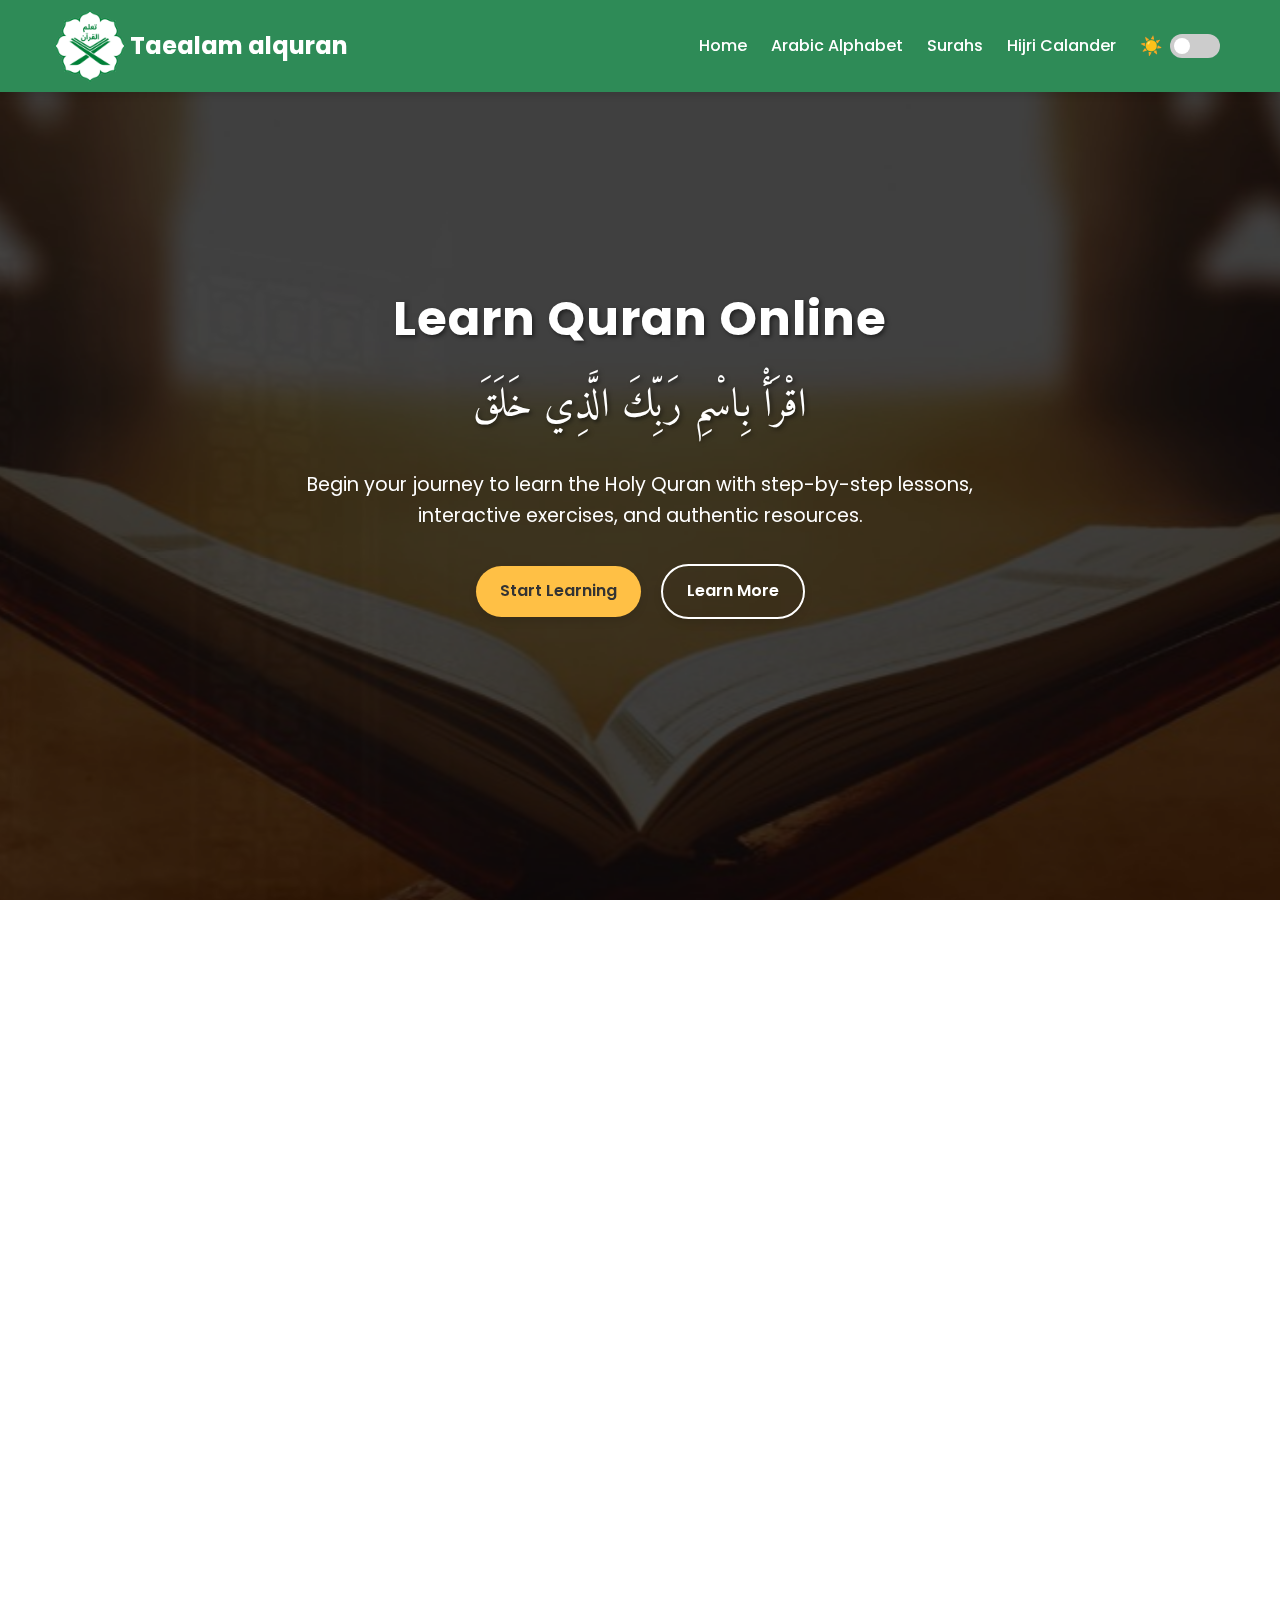
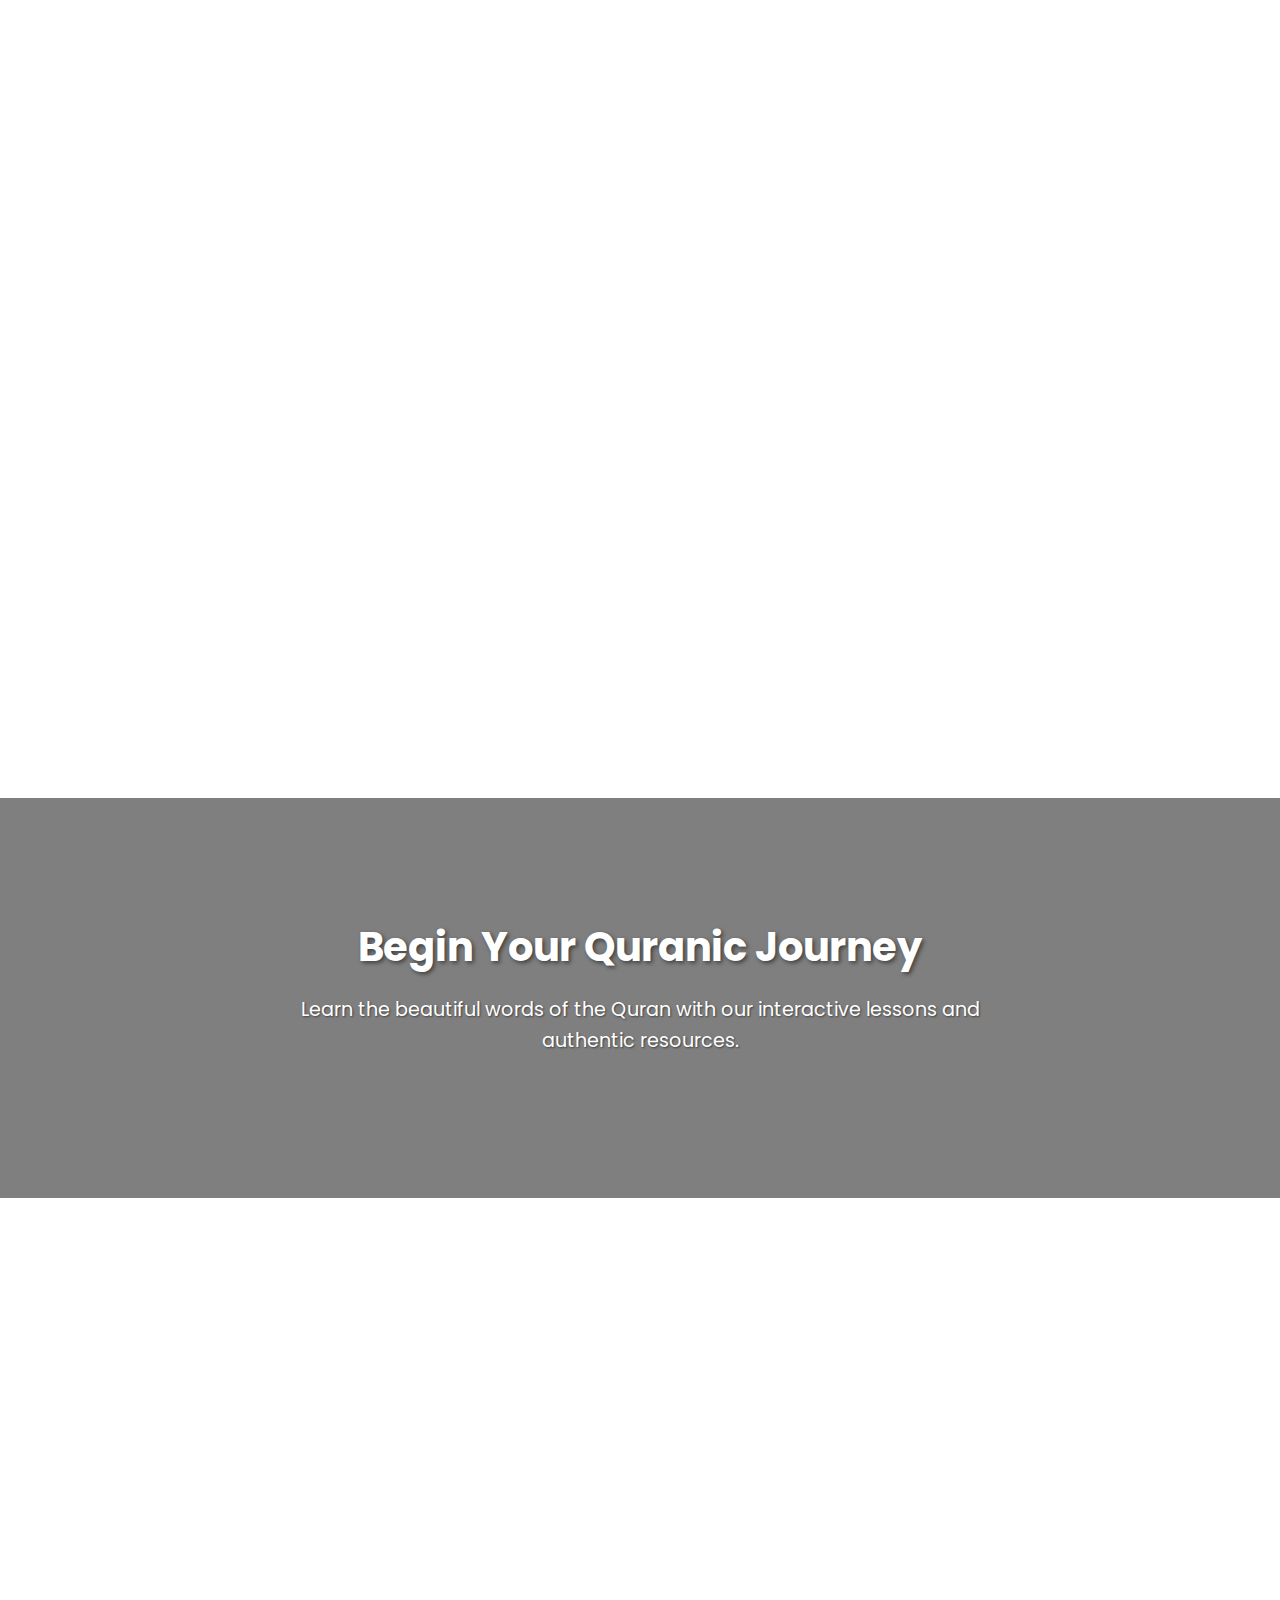
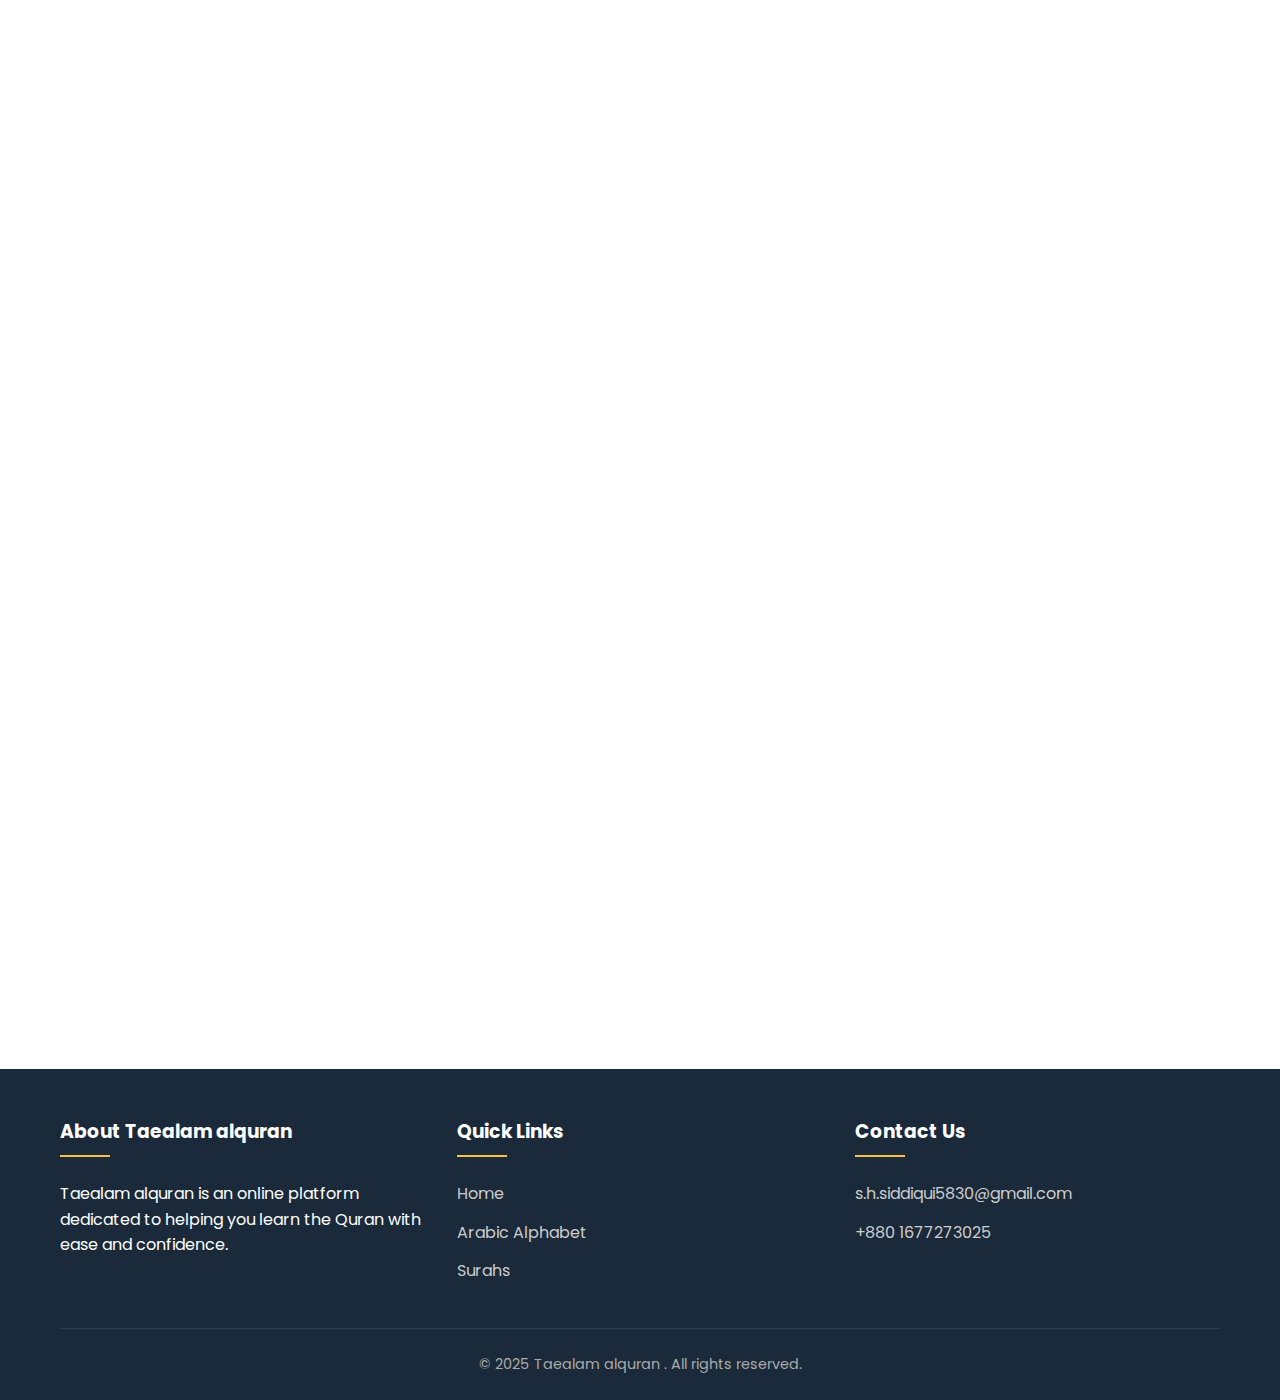
<file: hijri-calander.html>
<!DOCTYPE html>
<html lang="en">
  <head>
    <meta charset="UTF-8" />
    <meta name="viewport" content="width=device-width, initial-scale=1.0" />
    <link rel="icon" type="image/x-icon" sizes="16x16" href="facicon.ico" />
    <!-- SEO Meta Tags -->
    <meta
      name="description"
      content="Learn Quran online for free with Taealam alquran. Start your Quranic journey with step-by-step lessons, Arabic alphabet, Surahs, and translations. Perfect for beginners and advanced learners."
    />
    <meta
      name="keywords"
      content="learn quran, learn quran online, learn quran free, quran for beginners, arabic alphabet, quran surahs, quran translation, quran lessons, taealam alquran"
    />
    <meta name="author" content="Taealam alquran" />
    <meta name="robots" content="index, follow" />

    <!-- Open Graph Meta Tags (for social media sharing) -->
    <meta
      property="og:title"
      content="Taealam alquran - Learn Quran Online for Free"
    />
    <meta
      property="og:description"
      content="Learn Quran online for free with Taealam alquran. Start your Quranic journey with step-by-step lessons, Arabic alphabet, Surahs, and translations. Perfect for beginners and advanced learners."
    />
    <meta property="og:type" content="website" />
    <meta
      property="og:url"
      content="https://taealamalquran.com"
    />
    <meta
      property="og:image"
      content="https://taealamalquran.com/banner.png"
    />
    <meta property="og:site_name" content="Taealam alquran" />

    <!-- Twitter Card Meta Tags (for Twitter sharing) -->
    <meta name="twitter:card" content="summary_large_image" />
    <meta
      name="twitter:title"
      content="Taealam alquran - Learn Quran Online for Free"
    />
    <meta
      name="twitter:description"
      content="Learn Quran online for free with Taealam alquran. Start your Quranic journey with step-by-step lessons, Arabic alphabet, Surahs, and translations. Perfect for beginners and advanced learners."
    />
    <meta
      name="twitter:image"
      content="https://taealamalquran.com/banner.png"
    />
    <meta name="twitter:site" content="@yourtwitterhandle" />

    <!-- Canonical URL (to avoid duplicate content issues) -->
    <link
      rel="canonical"
      href="https://taealamalquran.com"
    />

    <title>Taealam alquran - Learn Quran Online</title>
    <link rel="preconnect" href="https://fonts.googleapis.com" />
    <link rel="preconnect" href="https://fonts.gstatic.com" crossorigin />
    <link
      href="https://fonts.googleapis.com/css2?family=Amiri:wght@400;700&family=Poppins:wght@300;400;500;600;700&display=swap"
      rel="stylesheet"
    />
    <link rel="stylesheet" href="style.css" />
    <style>
      /* Zakat Calculator Section */
      .zakat-form {
        max-width: 800px;
        margin: 0 auto;
        background-color: var(--card-background-light);
        padding: 2rem;
        border-radius: 10px;
        box-shadow: var(--shadow);
      }

      .form-group {
        margin-bottom: 1.5rem;
      }

      .form-group label {
        display: block;
        font-weight: 500;
        margin-bottom: 0.5rem;
        color: var(--text-dark);
      }

      .form-group input {
        width: 100%;
        padding: 0.8rem;
        border: 1px solid #e0e0e0;
        border-radius: 5px;
        font-size: 1rem;
        background-color: var(--card-background-light);
        color: var(--text-dark);
        transition: border-color 0.3s;
      }

      .form-group input:focus {
        border-color: var(--primary);
        outline: none;
      }

      .zakat-result {
        margin-top: 2rem;
        padding: 1.5rem;
        background-color: var(--card-background-light);
        border-radius: 10px;
        box-shadow: var(--shadow);
        text-align: center;
        font-size: 1.2rem;
        color: var(--text-dark);
      }

      .zakat-result.hidden {
        display: none;
      }

      .zakat-result p {
        margin: 0;
      }

      .zakat-result .amount {
        font-size: 1.5rem;
        font-weight: 600;
        color: var(--primary);
        margin-top: 0.5rem;
      }
    </style>
  </head>
  <body>
    <!-- Header -->
    <!-- Header -->
    <header>
      <div class="container header-container">
        <div class="logo">
          <div class="logo-icon">
            <img src="logo.png" width="100px" alt="" />
          </div>
          <span>Taealam alquran </span>
        </div>
        <!-- Hamburger Menu Icon -->
        <div class="hamburger-menu" id="hamburger-menu">
          <span></span>
          <span></span>
          <span></span>
        </div>
        <!-- Navigation -->
        <nav id="nav-menu">
          <ul>
            <li><a href="index.html">Home</a></li>
            <li><a href="#alphabet">Arabic Alphabet</a></li>
            <li><a href="#surahs">Surahs</a></li>
            <li><a href="hijri-calander.html">Hijri Calander</a></li>
          </ul>
          <div class="dark-mode-toggle">
            <span class="toggle-icon">☀️</span>
            <label class="toggle-switch">
              <input type="checkbox" id="dark-mode-toggle" />
              <span class="toggle-slider"></span>
            </label>
          </div>
        </nav>
      </div>
    </header>

    <!-- Hero Section -->
    <section id="home" class="hero parallax-container">
      <div
        class="parallax-bg"
        style="background-image: url('banner.png')"
      ></div>
      <div class="hero-overlay"></div>
      <div class="container parallax-content">
        <h1>Learn Quran Online</h1>
        <p class="arabic">اقْرَأْ بِاسْمِ رَبِّكَ الَّذِي خَلَقَ</p>
        <p>
          Begin your journey to learn the Holy Quran with step-by-step lessons,
          interactive exercises, and authentic resources.
        </p>
        <div class="hero-buttons">
          <a href="#alphabet" class="btn">Start Learning</a>
          <a href="#surahs" class="btn btn-outline">Learn More</a>
        </div>
      </div>
    </section>

    <!-- Zakat Calculator Section -->
    <section id="zakat-calculator" class="section fade-in">
      <div class="container">
        <div class="section-title">
          <h2>Zakat Calculator</h2>
        </div>
        <p style="text-align: center; margin-bottom: 2rem">
          Calculate your Zakat based on your net assets and liabilities.
        </p>
        <div class="zakat-form">
          <form id="zakatForm">
            <!-- Assets -->
            <div class="form-group">
              <label for="goldValue"
                >Value of Gold (<span id="currencySymbol">৳</span>)</label
              >
              <input
                type="number"
                id="goldValue"
                name="goldValue"
                placeholder="Enter value of gold"
              />
            </div>
            <div class="form-group">
              <label for="silverValue"
                >Value of Silver (<span id="currencySymbol">৳</span>)</label
              >
              <input
                type="number"
                id="silverValue"
                name="silverValue"
                placeholder="Enter value of silver"
              />
            </div>
            <div class="form-group">
              <label for="cashInHand"
                >Cash in Hand and Bank Accounts (<span id="currencySymbol"
                  >৳</span
                >)</label
              >
              <input
                type="number"
                id="cashInHand"
                name="cashInHand"
                placeholder="Enter cash in hand and bank accounts"
              />
            </div>
            <div class="form-group">
              <label for="deposits"
                >Deposits (e.g., Hajj) (<span id="currencySymbol">৳</span
                >)</label
              >
              <input
                type="number"
                id="deposits"
                name="deposits"
                placeholder="Enter deposits"
              />
            </div>
            <div class="form-group">
              <label for="loansGiven"
                >Loans Given Out (<span id="currencySymbol">৳</span>)</label
              >
              <input
                type="number"
                id="loansGiven"
                name="loansGiven"
                placeholder="Enter loans given out"
              />
            </div>
            <div class="form-group">
              <label for="investments"
                >Business Investments, Shares, Saving Certificates, Pensions
                (<span id="currencySymbol">৳</span>)</label
              >
              <input
                type="number"
                id="investments"
                name="investments"
                placeholder="Enter investments"
              />
            </div>

            <!-- Liabilities -->
            <div class="form-group">
              <label for="borrowedMoney"
                >Borrowed Money (<span id="currencySymbol">৳</span>)</label
              >
              <input
                type="number"
                id="borrowedMoney"
                name="borrowedMoney"
                placeholder="Enter borrowed money"
              />
            </div>
            <div class="form-group">
              <label for="wagesDue"
                >Wages Due to Employees (<span id="currencySymbol">৳</span
                >)</label
              >
              <input
                type="number"
                id="wagesDue"
                name="wagesDue"
                placeholder="Enter wages due"
              />
            </div>
            <div class="form-group">
              <label for="taxesDue"
                >Taxes, Rent, Utility Bills Due Immediately (<span
                  id="currencySymbol"
                  >৳</span
                >)</label
              >
              <input
                type="number"
                id="taxesDue"
                name="taxesDue"
                placeholder="Enter taxes, rent, utility bills"
              />
            </div>

            <!-- Nisab -->
            <div class="form-group">
              <label for="nisab"
                >Nisab Threshold (<span id="currencySymbol">৳</span>)</label
              >
              <input
                type="number"
                id="nisab"
                name="nisab"
                required
                placeholder="Enter Nisab threshold"
              />
            </div>

            <button type="submit" class="btn">Calculate Zakat</button>
          </form>
          <div id="zakatResult" class="zakat-result hidden">
            <!-- Zakat result will be displayed here -->
          </div>
        </div>
      </div>
    </section>

    <!-- Parallax Divider 1 -->
    <div class="parallax-divider">
      <div
        class="parallax-divider-bg"
        style="background-image: url('banner2.png')"
      ></div>
      <div class="hero-overlay"></div>
      <div class="parallax-divider-content">
        <h2>Begin Your Quranic Journey</h2>
        <p>
          Learn the beautiful words of the Quran with our interactive lessons
          and authentic resources.
        </p>
      </div>
    </div>

    <!-- Hijri Calendar Section -->
    <section id="hijri-calendar" class="section fade-in">
      <div class="container">
        <div class="section-title">
          <h2>Hijri Calendar</h2>
        </div>
        <p style="text-align: center; margin-bottom: 2rem">
          Explore the Islamic (Hijri) calendar for the current year.
        </p>
        <!-- Hijri Calendar Iframe Wrapper -->
        <div class="hijri-calendar-container">
          <iframe
            frameborder="0"
            style="width: 100%; height: 1100px; border: none"
            scrolling="yes"
            src="https://www.searchtruth.com/hijri/hijriCalendar.php"
          ></iframe>
          <div class="iframe-overlay"></div>
          <!-- Overlay for dark mode -->
        </div>
      </div>
    </section>

    <!-- Footer -->
    <footer>
      <div class="container">
        <div class="footer-content">
          <div class="footer-column">
            <h3>About Taealam alquran</h3>
            <p>
              Taealam alquran is an online platform dedicated to helping you
              learn the Quran with ease and confidence.
            </p>
          </div>
          <div class="footer-column">
            <h3>Quick Links</h3>
            <ul class="footer-links">
              <li><a href="#home">Home</a></li>
              <li><a href="#alphabet">Arabic Alphabet</a></li>
              <li><a href="#surahs">Surahs</a></li>
            </ul>
          </div>
          <div class="footer-column">
            <h3>Contact Us</h3>
            <ul class="footer-links">
              <li>
                <a href="mailto:s.h.siddiqui5830@gmail.com"
                  >s.h.siddiqui5830@gmail.com</a
                >
              </li>
              <li><a href="tel:+8801677273025">+880 1677273025</a></li>
            </ul>
          </div>
        </div>
        <div class="copyright">
          &copy; 2025 Taealam alquran . All rights reserved.
        </div>
      </div>
    </footer>

    <!-- Scripts -->
    <script src="https://code.responsivevoice.org/responsivevoice.js?key=dath0RDr"></script>
    <script>
      // Toggle Hamburger Menu
      const hamburgerMenu = document.getElementById("hamburger-menu");
      const navMenu = document.getElementById("nav-menu");

      hamburgerMenu.addEventListener("click", () => {
        navMenu.classList.toggle("active");
      });
      // Dark Mode Toggle
      const darkModeToggle = document.getElementById("dark-mode-toggle");
      const body = document.body;
      const toggleIcon = document.querySelector(".toggle-icon");

      // Check for saved dark mode preference
      if (localStorage.getItem("darkMode") === "enabled") {
        body.classList.add("dark-mode");
        darkModeToggle.checked = true;
        toggleIcon.textContent = "🌙";
      }

      // Dark mode toggle event listener
      darkModeToggle.addEventListener("change", () => {
        if (darkModeToggle.checked) {
          body.classList.add("dark-mode");
          localStorage.setItem("darkMode", "enabled");
          toggleIcon.textContent = "🌙";
        } else {
          body.classList.remove("dark-mode");
          localStorage.setItem("darkMode", "disabled");
          toggleIcon.textContent = "☀️";
        }
      });

      // Function to update iframe source based on theme
      function updateIframeTheme(isDarkMode) {
        const iframe = document.querySelector("#hijri-calendar iframe");
        const baseUrl = "https://www.searchtruth.com/hijri/hijriCalendar.php";
        iframe.src = isDarkMode
          ? `${baseUrl}?theme=dark`
          : `${baseUrl}?theme=light`;
      }

      // Listen for dark mode toggle
      // const darkModeToggle = document.getElementById("dark-mode-toggle");
      darkModeToggle.addEventListener("change", () => {
        const isDarkMode = darkModeToggle.checked;
        updateIframeTheme(isDarkMode);
      });

      // Initialize iframe theme on page load
      window.addEventListener("load", () => {
        const isDarkMode = localStorage.getItem("darkMode") === "enabled";
        updateIframeTheme(isDarkMode);
      });

      // Parallax Scrolling Effect
      window.addEventListener("scroll", function () {
        const parallaxElements = document.querySelectorAll(".parallax-bg");
        let scrollPosition = window.pageYOffset;

        parallaxElements.forEach((element) => {
          let speed = 0.5;
          element.style.transform =
            "translateY(" + scrollPosition * speed + "px)";
        });
      });

      // Scroll Animation
      const fadeElements = document.querySelectorAll(".fade-in");

      function checkFade() {
        const triggerBottom = window.innerHeight * 0.8;

        fadeElements.forEach((element) => {
          const elementTop = element.getBoundingClientRect().top;

          if (elementTop < triggerBottom) {
            element.classList.add("active");
          }
        });
      }

      window.addEventListener("scroll", checkFade);
      window.addEventListener("load", checkFade);
    </script>

    <script>
      // Function to fetch and display prayer times
      async function fetchPrayerTimes() {
        const prayerTimesGrid = document.getElementById("prayer-times-grid");
        const currentWaqtElement = document.getElementById("current-waqt");

        try {
          // Get user's location (latitude and longitude)
          const position = await new Promise((resolve, reject) => {
            navigator.geolocation.getCurrentPosition(resolve, reject);
          });

          const latitude = position.coords.latitude;
          const longitude = position.coords.longitude;

          // Fetch prayer times from Aladhan API
          const response = await fetch(
            `https://api.aladhan.com/v1/timings/${
              new Date().toISOString().split("T")[0]
            }?latitude=${latitude}&longitude=${longitude}&method=2`
          );
          const data = await response.json();

          // Extract prayer times
          const timings = data.data.timings;

          // Check if the current month is Ramadan
          const hijriMonth = data.data.date.hijri.month.number;
          const isRamadan = hijriMonth === 3; // Ramadan is the 9th month in the Hijri calendar

          console.log("Hijri Month:", hijriMonth); // Debugging: Check Hijri month
          console.log("API Response:", data); // Debugging: Check API response

          // Clear loading message
          prayerTimesGrid.innerHTML = "";

          // Display prayer times
          const prayers = ["Fajr", "Dhuhr", "Asr", "Maghrib", "Isha"];
          prayers.forEach((prayer) => {
            const prayerTimeCard = document.createElement("div");
            prayerTimeCard.classList.add("prayer-time-card");
            prayerTimeCard.innerHTML = `
                <h3>${prayer}</h3>
                <p>${timings[prayer]}</p>
                <small>${getPrayerRange(prayer, timings)}</small>
            `;
            prayerTimesGrid.appendChild(prayerTimeCard);
          });

          // Display Iftar and Suhoor times during Ramadan
          if (isRamadan) {
            const iftarTime = timings["Maghrib"]; // Iftar time is Maghrib time
            const suhoorTime = timings["Fajr"]; // Suhoor time is Fajr time

            const iftarCard = document.createElement("div");
            iftarCard.classList.add("prayer-time-card");
            iftarCard.innerHTML = `
                <h3>Iftar</h3>
                <p>${iftarTime}</p>
                <small>Break fast at sunset</small>
            `;
            prayerTimesGrid.appendChild(iftarCard);

            const suhoorCard = document.createElement("div");
            suhoorCard.classList.add("prayer-time-card");
            suhoorCard.innerHTML = `
                <h3>Suhoor</h3>
                <p>${suhoorTime}</p>
                <small>Pre-dawn meal before Fajr</small>
            `;
            prayerTimesGrid.appendChild(suhoorCard);
          }

          // Display current Waqt
          const currentWaqt = getCurrentWaqt(timings);
          currentWaqtElement.innerHTML = `Current Prayer Time: <strong>${currentWaqt}</strong>`;
        } catch (error) {
          console.error("Error fetching prayer times:", error);
          prayerTimesGrid.innerHTML =
            '<div class="error">Failed to load prayer times. Please try again later.</div>';
          currentWaqtElement.innerHTML =
            '<div class="error">Failed to check current prayer time.</div>';
        }
      }

      // Function to get the start and end range of a prayer
      function getPrayerRange(prayer, timings) {
        const prayerOrder = ["Fajr", "Dhuhr", "Asr", "Maghrib", "Isha"];
        const currentIndex = prayerOrder.indexOf(prayer);

        if (currentIndex === -1 || currentIndex === prayerOrder.length - 1) {
          return "Until next prayer";
        }

        const nextPrayer = prayerOrder[currentIndex + 1];
        return `${timings[prayer]} - ${timings[nextPrayer]}`;
      }

      // Function to get the current Waqt
      function getCurrentWaqt(timings) {
        const now = new Date();
        const currentTime = now.getHours() * 60 + now.getMinutes(); // Convert to minutes

        const prayers = ["Fajr", "Dhuhr", "Asr", "Maghrib", "Isha"];
        for (let i = 0; i < prayers.length; i++) {
          const prayer = prayers[i];
          const prayerTime = timings[prayer];
          const [hours, minutes] = prayerTime.split(":").map(Number);
          const prayerTimeInMinutes = hours * 60 + minutes;

          const nextPrayer = prayers[i + 1];
          let nextPrayerTimeInMinutes;
          if (nextPrayer) {
            const [nextHours, nextMinutes] = timings[nextPrayer]
              .split(":")
              .map(Number);
            nextPrayerTimeInMinutes = nextHours * 60 + nextMinutes;
          } else {
            // If it's Isha, the next prayer is Fajr of the next day
            const [fajrHours, fajrMinutes] = timings["Fajr"]
              .split(":")
              .map(Number);
            nextPrayerTimeInMinutes = fajrHours * 60 + fajrMinutes + 24 * 60; // Add 24 hours
          }

          if (
            currentTime >= prayerTimeInMinutes &&
            currentTime < nextPrayerTimeInMinutes
          ) {
            return prayer;
          }
        }

        return "No prayer time found";
      }

      // Initialize prayer times
      fetchPrayerTimes();
    </script>

    <script>
      // Zakat Calculator Script
      const zakatForm = document.getElementById("zakatForm");
      const zakatResult = document.getElementById("zakatResult");

      // Function to get currency symbol based on user's location
      async function getCurrencySymbol() {
        try {
          // Fetch user's location data using IP Geolocation API
          const response = await fetch("https://ipapi.co/json/");
          const data = await response.json();

          // Get currency code (e.g., "BDT", "USD", "SAR")
          const currencyCode = data.currency;

          // Create a formatter to get the currency symbol
          const formatter = new Intl.NumberFormat(data.language || "en-US", {
            style: "currency",
            currency: currencyCode,
          });

          // Extract the currency symbol
          return formatter
            .formatToParts(0)
            .find((part) => part.type === "currency").value;
        } catch (error) {
          console.error("Error detecting currency:", error);
          return "৳"; // Fallback to Bangladeshi Taka symbol
        }
      }

      // Function to update currency symbols in labels
      async function updateCurrencySymbols() {
        const currencySymbol = await getCurrencySymbol();
        const currencyElements = document.querySelectorAll("#currencySymbol");
        currencyElements.forEach((element) => {
          element.textContent = currencySymbol;
        });
      }

      // Call the function on page load
      window.addEventListener("load", updateCurrencySymbols);

      zakatForm.addEventListener("submit", function (e) {
        e.preventDefault();

        // Get currency symbol
        const currencySymbol =
          document.querySelector("#currencySymbol").textContent;

        // Get input values for assets
        const goldValue =
          parseFloat(document.getElementById("goldValue").value) || 0;
        const silverValue =
          parseFloat(document.getElementById("silverValue").value) || 0;
        const cashInHand =
          parseFloat(document.getElementById("cashInHand").value) || 0;
        const deposits =
          parseFloat(document.getElementById("deposits").value) || 0;
        const loansGiven =
          parseFloat(document.getElementById("loansGiven").value) || 0;
        const investments =
          parseFloat(document.getElementById("investments").value) || 0;

        // Get input values for liabilities
        const borrowedMoney =
          parseFloat(document.getElementById("borrowedMoney").value) || 0;
        const wagesDue =
          parseFloat(document.getElementById("wagesDue").value) || 0;
        const taxesDue =
          parseFloat(document.getElementById("taxesDue").value) || 0;

        // Get Nisab threshold
        const nisab = parseFloat(document.getElementById("nisab").value);

        // Calculate total assets
        const totalAssets =
          goldValue +
          silverValue +
          cashInHand +
          deposits +
          loansGiven +
          investments;

        // Calculate total liabilities
        const totalLiabilities = borrowedMoney + wagesDue + taxesDue;

        // Calculate net assets
        const netAssets = totalAssets - totalLiabilities;

        // Check if net assets meet the Nisab threshold
        if (netAssets < nisab) {
          zakatResult.innerHTML = `
        <p>Your net assets (${currencySymbol}${netAssets.toFixed(
            2
          )}) are below the Nisab threshold (${currencySymbol}${nisab.toFixed(
            2
          )}).</p>
        <p>You are not required to pay Zakat.</p>
      `;
        } else {
          // Calculate Zakat (2.5% of net assets)
          const zakatAmount = (netAssets * 2.5) / 100;
          zakatResult.innerHTML = `
        <p>Your Zakat amount is:</p>
        <p class="amount">${currencySymbol}${zakatAmount.toFixed(2)}</p>
        <p>This is 2.5% of your net assets (${currencySymbol}${netAssets.toFixed(
            2
          )}).</p>
      `;
        }

        // Show the result
        zakatResult.classList.remove("hidden");
      });
    </script>
  </body>
</html>
</file>
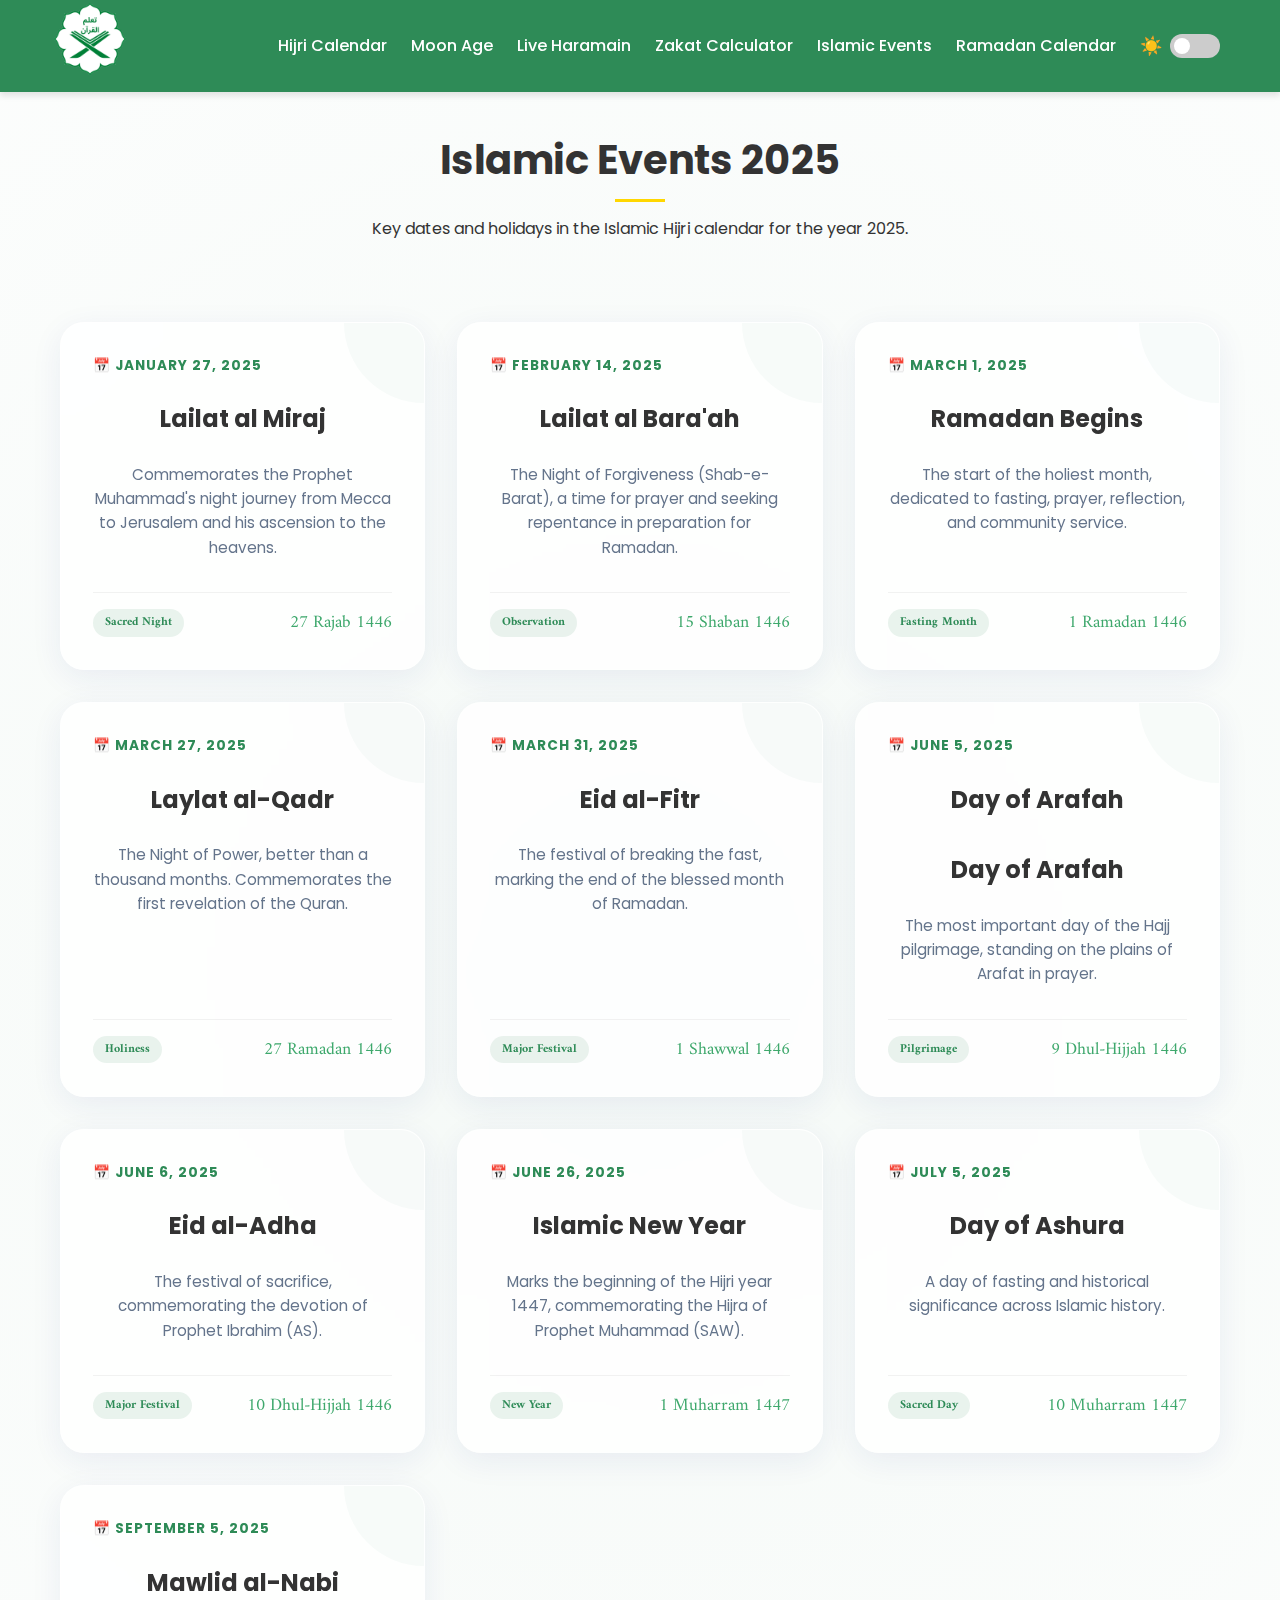
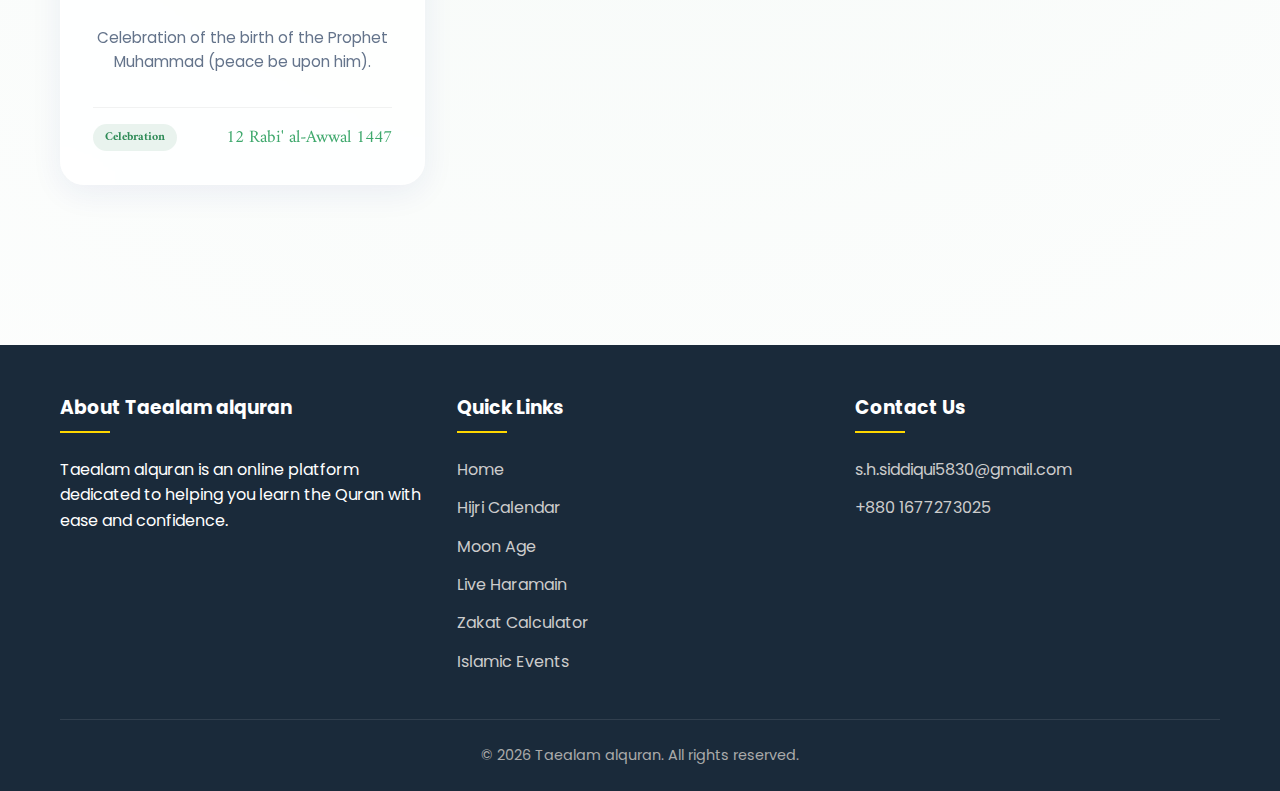
<file: islamic-events.html>
<!DOCTYPE html>
<html lang="en">
  <head>
    <meta charset="UTF-8" />
    <meta name="viewport" content="width=device-width, initial-scale=1.0" />
    <link rel="icon" type="image/x-icon" sizes="16x16" href="facicon.ico" />
    <title>Islamic Events 2025 - Taealam alquran</title>
    <link rel="preconnect" href="https://fonts.googleapis.com" />
    <link rel="preconnect" href="https://fonts.gstatic.com" crossorigin />
    <link
      href="https://fonts.googleapis.com/css2?family=Amiri:wght@400;700&family=Poppins:wght@300;400;500;600;700&display=swap"
      rel="stylesheet"
    />
    <link rel="stylesheet" href="style.css" />
    <style>
      :root {
        --primary: #2e8b57;
        --primary-light: #3ea86c;
        --accent: #ffd700;
        --glass-bg: rgba(255, 255, 255, 0.82);
        --glass-border: rgba(255, 255, 255, 0.3);
        --card-shadow: 0 8px 32px 0 rgba(31, 38, 135, 0.07);
      }

      .dark-mode {
        --glass-bg: rgba(30, 41, 59, 0.75);
        --glass-border: rgba(255, 255, 255, 0.1);
        --card-shadow: 0 8px 32px 0 rgba(0, 0, 0, 0.3);
      }

      .events-hero {
        padding: 8rem 0 4rem;
        text-align: center;
        background: var(--calculator-bg);
        position: relative;
        overflow: hidden;
      }

      .events-hero::before {
        content: "";
        position: absolute;
        top: -50%;
        left: -50%;
        width: 200%;
        height: 200%;
        background: radial-gradient(
          circle,
          rgba(46, 139, 87, 0.05) 0%,
          transparent 70%
        );
        z-index: 0;
      }

      .events-grid {
        display: grid;
        grid-template-columns: repeat(auto-fill, minmax(320px, 1fr));
        gap: 2rem;
        padding: 2rem 0 6rem;
      }

      .event-card {
        background: var(--glass-bg);
        backdrop-filter: blur(12px);
        -webkit-backdrop-filter: blur(12px);
        border: 1px solid var(--glass-border);
        border-radius: 24px;
        padding: 2rem;
        box-shadow: var(--card-shadow);
        transition: all 0.4s cubic-bezier(0.175, 0.885, 0.32, 1.275);
        display: flex;
        flex-direction: column;
        gap: 1rem;
        position: relative;
        overflow: hidden;
      }

      .event-card:hover {
        transform: translateY(-10px);
        box-shadow: 0 20px 40px rgba(0, 0, 0, 0.1);
        border-color: var(--primary-light);
      }

      .event-card::after {
        content: "";
        position: absolute;
        top: 0;
        right: 0;
        width: 80px;
        height: 80px;
        background: var(--primary);
        opacity: 0.03;
        border-radius: 0 0 0 100%;
        transition: all 0.4s ease;
      }

      .event-card:hover::after {
        width: 120px;
        height: 120px;
        opacity: 0.08;
      }

      .event-date {
        font-size: 0.85rem;
        font-weight: 700;
        color: var(--primary);
        text-transform: uppercase;
        letter-spacing: 1px;
        display: flex;
        align-items: center;
        gap: 8px;
      }

      .event-date i {
        font-size: 1.1rem;
      }

      .event-title {
        font-size: 1.5rem;
        font-weight: 700;
        margin: 0.5rem 0;
        color: var(--text-dark);
      }

      .event-description {
        font-size: 0.95rem;
        color: #64748b;
        line-height: 1.6;
        flex-grow: 1;
      }

      .event-hijri {
        font-family: "Amiri", serif;
        font-size: 1.1rem;
        color: var(--primary-light);
        margin-top: 1rem;
        padding-top: 1rem;
        border-top: 1px solid rgba(0, 0, 0, 0.05);
        display: flex;
        justify-content: space-between;
        align-items: center;
      }

      .dark-mode .event-hijri {
        border-top-color: rgba(255, 255, 255, 0.05);
      }

      .tag {
        padding: 4px 12px;
        border-radius: 20px;
        font-size: 0.75rem;
        font-weight: 600;
        background: rgba(46, 139, 87, 0.1);
        color: var(--primary);
      }

      .section-title h2 {
        margin-bottom: 1.5rem;
      }

      @media (max-width: 768px) {
        .events-grid {
          grid-template-columns: 1fr;
          padding: 1rem 1rem 4rem;
        }
        .section-title h2 {
          font-size: 2.5rem;
        }
      }
    </style>
  </head>
  <body>
    <header>
      <div class="container header-container">
        <!-- Navigation will be injected by nav-init.js -->
      </div>
    </header>

    <main>
      <section class="events-hero">
        <div class="container">
          <div class="section-title">
            <h2>Islamic Events 2025</h2>
            <p>
              Key dates and holidays in the Islamic Hijri calendar for the year
              2025.
            </p>
          </div>

          <div class="events-grid">
            <!-- Event 1 -->
            <div class="event-card">
              <div class="event-date">📅 January 27, 2025</div>
              <h3 class="event-title">Lailat al Miraj</h3>
              <p class="event-description">
                Commemorates the Prophet Muhammad's night journey from Mecca to
                Jerusalem and his ascension to the heavens.
              </p>
              <div class="event-hijri">
                <span class="tag">Sacred Night</span>
                <span>27 Rajab 1446</span>
              </div>
            </div>

            <!-- Event 2 -->
            <div class="event-card">
              <div class="event-date">📅 February 14, 2025</div>
              <h3 class="event-title">Lailat al Bara'ah</h3>
              <p class="event-description">
                The Night of Forgiveness (Shab-e-Barat), a time for prayer and
                seeking repentance in preparation for Ramadan.
              </p>
              <div class="event-hijri">
                <span class="tag">Observation</span>
                <span>15 Shaban 1446</span>
              </div>
            </div>

            <!-- Event 3 -->
            <div class="event-card">
              <div class="event-date">📅 March 1, 2025</div>
              <h3 class="event-title">Ramadan Begins</h3>
              <p class="event-description">
                The start of the holiest month, dedicated to fasting, prayer,
                reflection, and community service.
              </p>
              <div class="event-hijri">
                <span class="tag">Fasting Month</span>
                <span>1 Ramadan 1446</span>
              </div>
            </div>

            <!-- Event 4 -->
            <div class="event-card">
              <div class="event-date">📅 March 27, 2025</div>
              <h3 class="event-title">Laylat al-Qadr</h3>
              <p class="event-description">
                The Night of Power, better than a thousand months. Commemorates
                the first revelation of the Quran.
              </p>
              <div class="event-hijri">
                <span class="tag">Holiness</span>
                <span>27 Ramadan 1446</span>
              </div>
            </div>

            <!-- Event 5 -->
            <div class="event-card">
              <div class="event-date">📅 March 31, 2025</div>
              <h3 class="event-title">Eid al-Fitr</h3>
              <p class="event-description">
                The festival of breaking the fast, marking the end of the
                blessed month of Ramadan.
              </p>
              <div class="event-hijri">
                <span class="tag">Major Festival</span>
                <span>1 Shawwal 1446</span>
              </div>
            </div>

            <!-- Event 6 -->
            <div class="event-card">
              <div class="event-date">📅 June 5, 2025</div>
              <h3 class="event-title">Day of Arafah</h3>
              <h3 class="event-title">Day of Arafah</h3>
              <p class="event-description">
                The most important day of the Hajj pilgrimage, standing on the
                plains of Arafat in prayer.
              </p>
              <div class="event-hijri">
                <span class="tag">Pilgrimage</span>
                <span>9 Dhul-Hijjah 1446</span>
              </div>
            </div>

            <!-- Event 7 -->
            <div class="event-card">
              <div class="event-date">📅 June 6, 2025</div>
              <h3 class="event-title">Eid al-Adha</h3>
              <p class="event-description">
                The festival of sacrifice, commemorating the devotion of Prophet
                Ibrahim (AS).
              </p>
              <div class="event-hijri">
                <span class="tag">Major Festival</span>
                <span>10 Dhul-Hijjah 1446</span>
              </div>
            </div>

            <!-- Event 8 -->
            <div class="event-card">
              <div class="event-date">📅 June 26, 2025</div>
              <h3 class="event-title">Islamic New Year</h3>
              <p class="event-description">
                Marks the beginning of the Hijri year 1447, commemorating the
                Hijra of Prophet Muhammad (SAW).
              </p>
              <div class="event-hijri">
                <span class="tag">New Year</span>
                <span>1 Muharram 1447</span>
              </div>
            </div>

            <!-- Event 9 -->
            <div class="event-card">
              <div class="event-date">📅 July 5, 2025</div>
              <h3 class="event-title">Day of Ashura</h3>
              <p class="event-description">
                A day of fasting and historical significance across Islamic
                history.
              </p>
              <div class="event-hijri">
                <span class="tag">Sacred Day</span>
                <span>10 Muharram 1447</span>
              </div>
            </div>

            <!-- Event 10 -->
            <div class="event-card">
              <div class="event-date">📅 September 5, 2025</div>
              <h3 class="event-title">Mawlid al-Nabi</h3>
              <p class="event-description">
                Celebration of the birth of the Prophet Muhammad (peace be upon
                him).
              </p>
              <div class="event-hijri">
                <span class="tag">Celebration</span>
                <span>12 Rabi' al-Awwal 1447</span>
              </div>
            </div>
          </div>
        </div>
      </section>
    </main>

    <footer>
      <div class="container">
        <div class="footer-content">
          <div class="footer-column">
            <h3>About Taealam alquran</h3>
            <p>
              Taealam alquran is an online platform dedicated to helping you
              learn the Quran with ease and confidence.
            </p>
          </div>
          <div class="footer-column">
            <h3>Quick Links</h3>
            <ul class="footer-links">
              <li><a href="index.html">Home</a></li>
              <li><a href="hijri-calander.html">Hijri Calendar</a></li>
              <li><a href="moon-age.html">Moon Age</a></li>
              <li><a href="live-haramain.html">Live Haramain</a></li>
              <li><a href="zakat-calculator.html">Zakat Calculator</a></li>
              <li><a href="islamic-events.html">Islamic Events</a></li>
            </ul>
          </div>
          <div class="footer-column">
            <h3>Contact Us</h3>
            <ul class="footer-links">
              <li>
                <a href="mailto:s.h.siddiqui5830@gmail.com"
                  >s.h.siddiqui5830@gmail.com</a
                >
              </li>
              <li><a href="tel:+8801677273025">+880 1677273025</a></li>
            </ul>
          </div>
        </div>
        <div class="copyright">
          &copy; 2025 Taealam alquran. All rights reserved.
        </div>
      </div>
    </footer>

    <script src="nav-init.js"></script>
  </body>
</html>
</file>
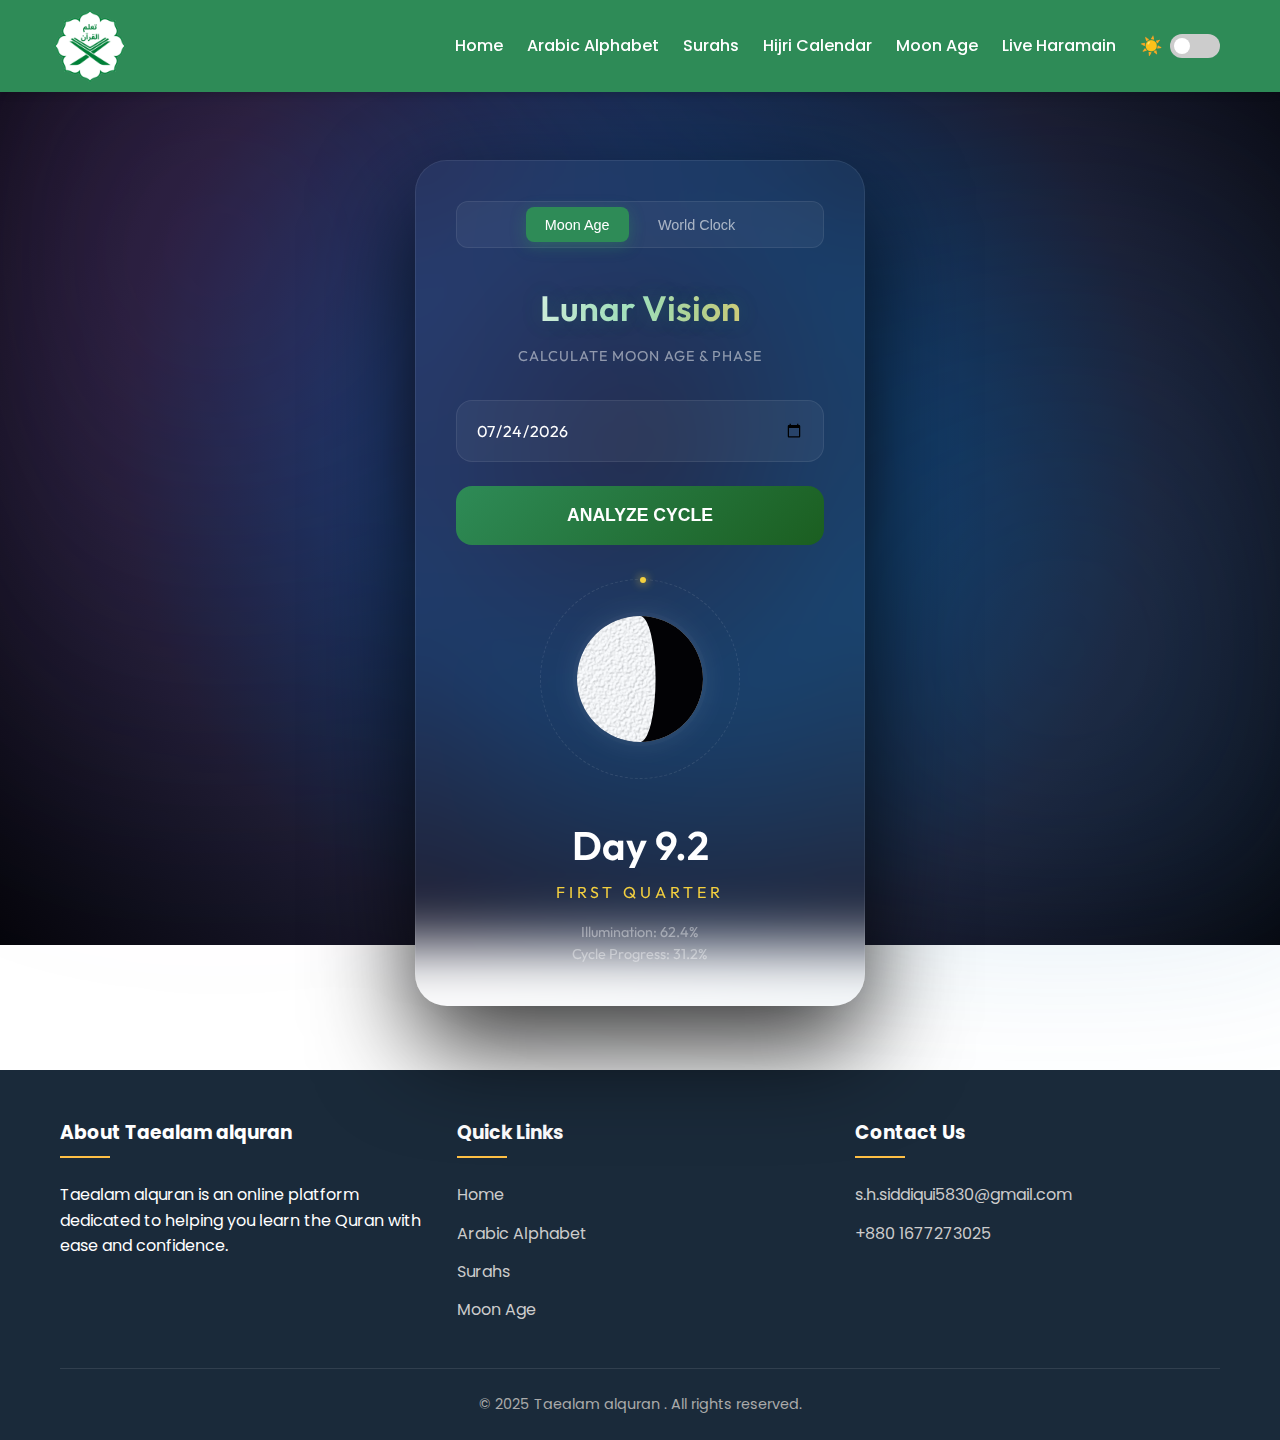
<file: moon-age.html>
<!DOCTYPE html>
<html lang="en">
  <head>
    <meta charset="UTF-8" />
    <meta name="viewport" content="width=device-width, initial-scale=1.0" />
    <link rel="icon" type="image/x-icon" sizes="16x16" href="facicon.ico" />
    <!-- SEO Meta Tags -->
    <meta
      name="description"
      content="Calculate moon age and phase online with Taealam alquran. Understand the lunar cycle and its significance."
    />
    <meta
      name="keywords"
      content="moon age, moon phase calculator, lunar cycle, celestial calculator, taealam alquran"
    />
    <meta name="author" content="Taealam alquran" />
    <meta name="robots" content="index, follow" />

    <title>Moon Age Calculator - Taealam alquran</title>
    <link rel="preconnect" href="https://fonts.googleapis.com" />
    <link rel="preconnect" href="https://fonts.gstatic.com" crossorigin />
    <link
      href="https://fonts.googleapis.com/css2?family=Amiri:wght@400;700&family=Poppins:wght@300;400;500;600;700&family=Outfit:wght@300;400;600&display=swap"
      rel="stylesheet"
    />
    <link rel="stylesheet" href="style.css" />
    <style>
      :root {
        --primary-moon: #2e8b57;
        --secondary-moon: #1a1a2e;
        --accent-moon: #f4d03f;
        --bg-moon: #020205;
        --glass-moon: rgba(255, 255, 255, 0.03);
        --glass-border-moon: rgba(255, 255, 255, 0.08);
      }

      /* Parallax Cosmic Background */
      .parallax-bg-moon {
        position: fixed;
        top: 0;
        left: 0;
        width: 100%;
        height: 100%;
        z-index: -1;
        background: radial-gradient(
          circle at center,
          #16213e 0%,
          #0f3460 30%,
          #1a1a2e 60%,
          #020205 100%
        );
        transform: scale(1.1);
      }

      .stars-moon {
        position: absolute;
        top: 0;
        left: 0;
        width: 200%;
        height: 200%;
        background: url("https://www.transparenttextures.com/patterns/stardust.png");
        opacity: 0.4;
        animation: drift 60s linear infinite;
      }

      @keyframes drift {
        from {
          transform: translate(0, 0);
        }
        to {
          transform: translate(-50%, -50%);
        }
      }

      .nebula-moon {
        position: absolute;
        width: 100%;
        height: 100%;
        background: radial-gradient(
            circle at 20% 30%,
            rgba(142, 68, 173, 0.2) 0%,
            transparent 50%
          ),
          radial-gradient(
            circle at 80% 70%,
            rgba(41, 128, 185, 0.2) 0%,
            transparent 50%
          );
        filter: blur(80px);
        animation: pulse 10s ease-in-out infinite alternate;
      }

      @keyframes pulse {
        from {
          opacity: 0.5;
          transform: scale(1);
        }
        to {
          opacity: 0.8;
          transform: scale(1.1);
        }
      }

      /* Container & Layout */
      .moon-calculator-section {
        padding: 8rem 1rem 4rem;
        display: flex;
        justify-content: center;
        align-items: center;
        min-height: 80vh;
        z-index: 1;
        position: relative;
      }

      .moon-container {
        width: 90%;
        max-width: 450px;
        margin-top: 2rem;
        padding: 2.5rem;
        background: var(--glass-moon);
        backdrop-filter: blur(30px);
        -webkit-backdrop-filter: blur(30px);
        border: 1px solid var(--glass-border-moon);
        border-radius: 32px;
        text-align: center;
        box-shadow: 0 40px 100px rgba(0, 0, 0, 0.8);
        animation: reveal 1s cubic-bezier(0.2, 0.8, 0.2, 1);
        color: #fff;
        font-family: "Outfit", sans-serif;
      }

      /* Tabs System */
      .tabs-moon {
        display: flex;
        gap: 10px;
        margin-bottom: 2rem;
        justify-content: center;
        background: rgba(255, 255, 255, 0.05);
        padding: 5px;
        border-radius: 12px;
        border: 1px solid var(--glass-border-moon);
      }

      .tab-btn {
        padding: 0.6rem 1.2rem;
        border: none;
        background: transparent;
        color: rgba(255, 255, 255, 0.6);
        cursor: pointer;
        border-radius: 8px;
        font-weight: 500;
        transition: all 0.3s ease;
        font-size: 0.9rem;
      }

      .tab-btn.active {
        background: var(--primary-moon);
        color: #fff;
        box-shadow: 0 4px 15px rgba(46, 139, 87, 0.4);
      }

      .tab-content {
        display: none;
      }

      .tab-content.active {
        display: block;
        animation: fadeIn 0.5s ease;
      }

      @keyframes fadeIn {
        from {
          opacity: 0;
          transform: translateY(10px);
        }
        to {
          opacity: 1;
          transform: translateY(0);
        }
      }

      /* World Clock Styles */
      .clock-grid {
        display: grid;
        gap: 1.5rem;
        margin-top: 1rem;
      }

      .clock-card {
        background: rgba(255, 255, 255, 0.05);
        border: 1px solid var(--glass-border-moon);
        border-radius: 20px;
        padding: 1.5rem;
        transition: transform 0.3s ease;
      }

      .clock-card:hover {
        transform: scale(1.02);
        background: rgba(255, 255, 255, 0.08);
      }

      .clock-city {
        font-size: 0.8rem;
        text-transform: uppercase;
        letter-spacing: 2px;
        color: var(--primary-moon);
        margin-bottom: 0.5rem;
      }

      .clock-time {
        font-size: 2.2rem;
        font-weight: 600;
        font-family: "Outfit", sans-serif;
        color: #fff;
        text-shadow: 0 0 15px rgba(255, 255, 255, 0.1);
      }

      .clock-date {
        font-size: 0.85rem;
        color: rgba(255, 255, 255, 0.4);
        margin-top: 0.5rem;
      }

      @keyframes reveal {
        from {
          opacity: 0;
          transform: translateY(40px) scale(0.95);
        }
        to {
          opacity: 1;
          transform: translateY(0) scale(1);
        }
      }

      /* Gradient Glowing Title */
      .moon-container h1 {
        font-weight: 600;
        font-size: 2.2rem;
        margin-bottom: 0.5rem;
        background: linear-gradient(
          90deg,
          #fff,
          #a8e6c1,
          #ffc045,
          #a8e6c1,
          #fff
        );
        background-size: 200% auto;
        -webkit-background-clip: text;
        background-clip: text;
        -webkit-text-fill-color: transparent;
        animation: shine 4s linear infinite;
        text-shadow: 0 0 20px rgba(46, 139, 87, 0.3);
      }

      @keyframes shine {
        to {
          background-position: 200% center;
        }
      }

      .tagline-moon {
        font-size: 0.9rem;
        color: rgba(255, 255, 255, 0.5);
        margin-bottom: 2rem;
        letter-spacing: 1px;
      }

      /* Interactive Inputs */
      .input-wrapper-moon {
        position: relative;
        margin-bottom: 1.5rem;
      }

      #dateInput {
        width: 100%;
        padding: 1.2rem;
        background: rgba(255, 255, 255, 0.05);
        border: 1px solid var(--glass-border-moon);
        border-radius: 16px;
        color: #fff;
        font-family: inherit;
        font-size: 1rem;
        outline: none;
        transition: all 0.4s ease;
      }

      #dateInput:focus {
        background: rgba(255, 255, 255, 0.1);
        border-color: var(--primary-moon);
        box-shadow: 0 0 20px rgba(46, 139, 87, 0.3);
      }

      .btn-moon {
        width: 100%;
        padding: 1.2rem;
        border: none;
        border-radius: 16px;
        background: linear-gradient(135deg, #2e8b57 0%, #1b5e20 100%);
        color: white;
        font-size: 1.1rem;
        font-weight: 600;
        cursor: pointer;
        transition: all 0.4s cubic-bezier(0.175, 0.885, 0.32, 1.275);
      }

      .btn-moon:hover {
        transform: translateY(-5px);
        box-shadow: 0 15px 30px rgba(46, 139, 87, 0.5);
      }

      .btn-moon:active {
        transform: translateY(0);
      }

      /* Moon & Motion UI */
      .moon-orbit-container {
        position: relative;
        height: 220px;
        margin: 1.5rem 0;
        display: flex;
        justify-content: center;
        align-items: center;
      }

      .orbit-path {
        position: absolute;
        width: 200px;
        height: 200px;
        border: 1px dashed rgba(255, 255, 255, 0.1);
        border-radius: 50%;
        animation: rotate-orbit 20s linear infinite;
      }

      @keyframes rotate-orbit {
        from {
          transform: rotate(0deg);
        }
        to {
          transform: rotate(360deg);
        }
      }

      .small-star {
        position: absolute;
        top: -3px;
        left: 50%;
        width: 6px;
        height: 6px;
        background: var(--accent-moon);
        border-radius: 50%;
        box-shadow: 0 0 10px var(--accent-moon);
      }

      .moon-box {
        position: relative;
        width: 140px;
        height: 140px;
        z-index: 5;
      }

      .moon-svg {
        width: 100%;
        height: 100%;
        filter: drop-shadow(0 0 15px rgba(255, 255, 255, 0.1));
        transition: transform 0.5s ease;
        background: transparent; /* Fix for potential non-transparent background */
      }

      .moon-box:hover .moon-svg {
        transform: scale(1.05);
      }

      /* Result Card */
      .result-pane {
        opacity: 0;
        transform: translateY(20px);
        transition: all 0.8s cubic-bezier(0.16, 1, 0.3, 1);
        pointer-events: none;
      }

      .result-pane.active {
        opacity: 1;
        transform: translateY(0);
        pointer-events: auto;
      }

      .age-val {
        font-size: 2.5rem;
        font-weight: 600;
        margin-bottom: 0.2rem;
        color: #fff;
      }

      .phase-label {
        font-size: 1rem;
        color: var(--accent-moon);
        text-transform: uppercase;
        letter-spacing: 4px;
        margin-bottom: 1rem;
      }

      .extra-details {
        font-size: 0.9rem;
        color: rgba(255, 255, 255, 0.4);
        line-height: 1.5;
      }

      /* SVG Utilities */
      .moon-surface {
        fill: #d5d8dc;
        filter: url(#moon-texture);
      }
      #dynamic-shade {
        fill: #020205;
        transition: d 0.6s ease;
      }
    </style>
  </head>
  <body>
    <!-- Header -->
    <header>
      <div class="container header-container">
        <div class="logo">
          <div class="logo-icon">
            <img src="logo.png" width="100px" alt="Taealam alquran logo" />
          </div>
          <!-- <span>Taealam alquran </span> -->
        </div>
        <div class="hamburger-menu" id="hamburger-menu">
          <span></span>
          <span></span>
          <span></span>
        </div>
        <nav id="nav-menu">
          <ul>
            <li><a href="index.html">Home</a></li>
            <li><a href="index.html#alphabet">Arabic Alphabet</a></li>
            <li><a href="index.html#surahs">Surahs</a></li>
            <li><a href="hijri-calander.html">Hijri Calendar</a></li>
            <li><a href="moon-age.html">Moon Age</a></li>
            <li><a href="live-haramain.html">Live Haramain</a></li>
          </ul>
          <div class="dark-mode-toggle">
            <span class="toggle-icon">☀️</span>
            <label class="toggle-switch">
              <input type="checkbox" id="dark-mode-toggle" />
              <span class="toggle-slider"></span>
            </label>
          </div>
        </nav>
      </div>
    </header>

    <div class="parallax-bg-moon">
      <div class="stars-moon"></div>
      <div class="nebula-moon"></div>
    </div>

    <section class="moon-calculator-section">
      <div class="moon-container">
        <div class="tabs-moon">
          <button class="tab-btn active" onclick="switchTab('moon-tab')">
            Moon Age
          </button>
          <button class="tab-btn" onclick="switchTab('clock-tab')">
            World Clock
          </button>
        </div>

        <div id="moon-tab" class="tab-content active">
          <h1>Lunar Vision</h1>
          <p class="tagline-moon">CALCULATE MOON AGE & PHASE</p>

          <div class="input-wrapper-moon">
            <input type="date" id="dateInput" />
          </div>
          <button class="btn-moon" onclick="revealMoon()">ANALYZE CYCLE</button>

          <div class="moon-orbit-container">
            <div class="orbit-path">
              <div class="small-star"></div>
            </div>
            <div class="moon-box">
              <svg viewBox="0 0 100 100" class="moon-svg" id="moonSvg">
                <defs>
                  <filter id="moon-texture">
                    <feTurbulence
                      type="fractalNoise"
                      baseFrequency="0.5"
                      numOctaves="4"
                      result="noise"
                    />
                    <feDiffuseLighting
                      in="noise"
                      lighting-color="#fff"
                      surfaceScale="1.5"
                      result="light"
                    >
                      <feDistantLight azimuth="45" elevation="55" />
                    </feDiffuseLighting>
                    <feComposite
                      in="SourceGraphic"
                      in2="light"
                      operator="arithmetic"
                      k2="0.7"
                      k3="0.5"
                      result="textured"
                    />
                    <feComposite
                      in="textured"
                      in2="SourceGraphic"
                      operator="in"
                    />
                  </filter>
                </defs>
                <circle cx="50" cy="50" r="48" fill="rgba(255,255,255,0.02)" />
                <circle cx="50" cy="50" r="45" class="moon-surface" />
                <path id="dynamic-shade" d="" />
              </svg>
            </div>
          </div>

          <div id="result" class="result-pane">
            <div class="age-val" id="ageOut">Day 0.0</div>
            <div class="phase-label" id="phaseOut">New Moon</div>
            <div class="extra-details" id="detailsOut"></div>
          </div>
        </div>

        <div id="clock-tab" class="tab-content">
          <h1>World Time</h1>
          <p class="tagline-moon">GLOBAL LUNAR COORDINATES</p>

          <div class="clock-grid">
            <div class="clock-card">
              <div class="clock-city">Bangladesh</div>
              <div class="clock-time" id="time-bd">00:00:00</div>
              <div class="clock-date" id="date-bd">Loading...</div>
            </div>
            <div class="clock-card">
              <div class="clock-city">New York</div>
              <div class="clock-time" id="time-ny">00:00:00</div>
              <div class="clock-date" id="date-ny">Loading...</div>
            </div>
            <div class="clock-card">
              <div class="clock-city">Saudi Arabia (Riyadh)</div>
              <div class="clock-time" id="time-sa">00:00:00</div>
              <div class="clock-date" id="date-sa">Loading...</div>
            </div>
          </div>
        </div>
      </div>
    </section>

    <!-- Footer -->
    <footer>
      <div class="container">
        <div class="footer-content">
          <div class="footer-column">
            <h3>About Taealam alquran</h3>
            <p>
              Taealam alquran is an online platform dedicated to helping you
              learn the Quran with ease and confidence.
            </p>
          </div>
          <div class="footer-column">
            <h3>Quick Links</h3>
            <ul class="footer-links">
              <li><a href="index.html">Home</a></li>
              <li><a href="index.html#alphabet">Arabic Alphabet</a></li>
              <li><a href="index.html#surahs">Surahs</a></li>
              <li><a href="moon-age.html">Moon Age</a></li>
            </ul>
          </div>
          <div class="footer-column">
            <h3>Contact Us</h3>
            <ul class="footer-links">
              <li>
                <a href="mailto:s.h.siddiqui5830@gmail.com"
                  >s.h.siddiqui5830@gmail.com</a
                >
              </li>
              <li><a href="tel:+8801677273025">+880 1677273025</a></li>
            </ul>
          </div>
        </div>
        <div class="copyright">
          &copy; 2025 Taealam alquran . All rights reserved.
        </div>
      </div>
    </footer>

    <script>
      // Toggle Hamburger Menu
      const hamburgerMenu = document.getElementById("hamburger-menu");
      const navMenu = document.getElementById("nav-menu");

      hamburgerMenu.addEventListener("click", () => {
        navMenu.classList.toggle("active");
      });

      // Dark Mode Toggle
      const darkModeToggle = document.getElementById("dark-mode-toggle");
      const body = document.body;
      const toggleIcon = document.querySelector(".toggle-icon");

      if (localStorage.getItem("darkMode") === "enabled") {
        body.classList.add("dark-mode");
        darkModeToggle.checked = true;
        toggleIcon.textContent = "🌙";
      }

      darkModeToggle.addEventListener("change", () => {
        if (darkModeToggle.checked) {
          body.classList.add("dark-mode");
          localStorage.setItem("darkMode", "enabled");
          toggleIcon.textContent = "🌙";
        } else {
          body.classList.remove("dark-mode");
          localStorage.setItem("darkMode", "disabled");
          toggleIcon.textContent = "☀️";
        }
      });

      // Moon Logic
      document.getElementById("dateInput").valueAsDate = new Date();

      function getJD(date) {
        return (
          date.getTime() / 86400000 -
          date.getTimezoneOffset() / 1440 +
          2440587.5
        );
      }

      function calcMoon(date) {
        const jd = getJD(date);
        const refJD = 2451550.26; // Reference New Moon
        const cycle = 29.530588853;
        let age = (jd - refJD) % cycle;
        if (age < 0) age += cycle;
        return age;
      }

      function phaseName(age) {
        const p = age / 29.530588853;
        if (p < 0.0625 || p > 0.9375) return "New Moon";
        if (p < 0.1875) return "Waxing Crescent";
        if (p < 0.3125) return "First Quarter";
        if (p < 0.4375) return "Waxing Gibbous";
        if (p < 0.5625) return "Full Moon";
        if (p < 0.6875) return "Waning Gibbous";
        if (p < 0.8125) return "Last Quarter";
        return "Waning Crescent";
      }

      function revealMoon() {
        const val = document.getElementById("dateInput").value;
        if (!val) return;

        const date = new Date(val);
        const age = calcMoon(date);
        const cycle = 29.530588853;
        const perc = age / cycle;

        document.getElementById("ageOut").textContent = `Day ${age.toFixed(1)}`;
        document.getElementById("phaseOut").textContent = phaseName(age);

        const illumination = perc <= 0.5 ? perc * 200 : 200 - perc * 200;
        document.getElementById(
          "detailsOut"
        ).innerHTML = `Illumination: ${illumination.toFixed(
          1
        )}%<br>Cycle Progress: ${(perc * 100).toFixed(1)}%`;

        document.getElementById("result").classList.add("active");

        updateShade(perc);
      }

      function updateShade(p) {
        const r = 45;
        const shade = document.getElementById("dynamic-shade");
        let d = "";

        if (p < 0.5) {
          const sweep = p * 2;
          const w = r * (1 - sweep * 2);
          d = `M 50 ${50 - r} A ${r} ${r} 0 0 1 50 ${50 + r} A ${Math.abs(
            w
          )} ${r} 0 0 ${w > 0 ? 1 : 0} 50 ${50 - r}`;
        } else {
          const sweep = (p - 0.5) * 2;
          const w = r * (-1 + sweep * 2);
          d = `M 50 ${50 - r} A ${r} ${r} 0 0 0 50 ${50 + r} A ${Math.abs(
            w
          )} ${r} 0 0 ${w > 0 ? 0 : 1} 50 ${50 - r}`;
        }
        shade.setAttribute("d", d);
      }

      window.onload = () => {
        revealMoon();
        startClocks();
      };

      // Tab Switching
      function switchTab(tabId) {
        document
          .querySelectorAll(".tab-content")
          .forEach((tab) => tab.classList.remove("active"));
        document
          .querySelectorAll(".tab-btn")
          .forEach((btn) => btn.classList.remove("active"));

        document.getElementById(tabId).classList.add("active");
        event.currentTarget.classList.add("active");
      }

      // World Clock Logic
      function updateClocks() {
        const options = {
          hour: "2-digit",
          minute: "2-digit",
          second: "2-digit",
          hour12: true,
        };

        const dateOptions = {
          weekday: "short",
          month: "short",
          day: "numeric",
        };

        const zones = [
          { id: "bd", zone: "Asia/Dhaka" },
          { id: "ny", zone: "America/New_York" },
          { id: "sa", zone: "Asia/Riyadh" },
        ];

        zones.forEach((loc) => {
          const now = new Date();
          document.getElementById(`time-${loc.id}`).textContent =
            now.toLocaleTimeString("en-US", { ...options, timeZone: loc.zone });
          document.getElementById(`date-${loc.id}`).textContent =
            now.toLocaleDateString("en-US", {
              ...dateOptions,
              timeZone: loc.zone,
            });
        });
      }

      function startClocks() {
        updateClocks();
        setInterval(updateClocks, 1000);
      }

      document.addEventListener("mousemove", (e) => {
        const x = (e.clientX / window.innerWidth - 0.5) * 20;
        const y = (e.clientY / window.innerHeight - 0.5) * 20;
        const bg = document.querySelector(".parallax-bg-moon");
        if (bg) bg.style.transform = `scale(1.1) translate(${x}px, ${y}px)`;
      });
    </script>
  </body>
</html>
</file>
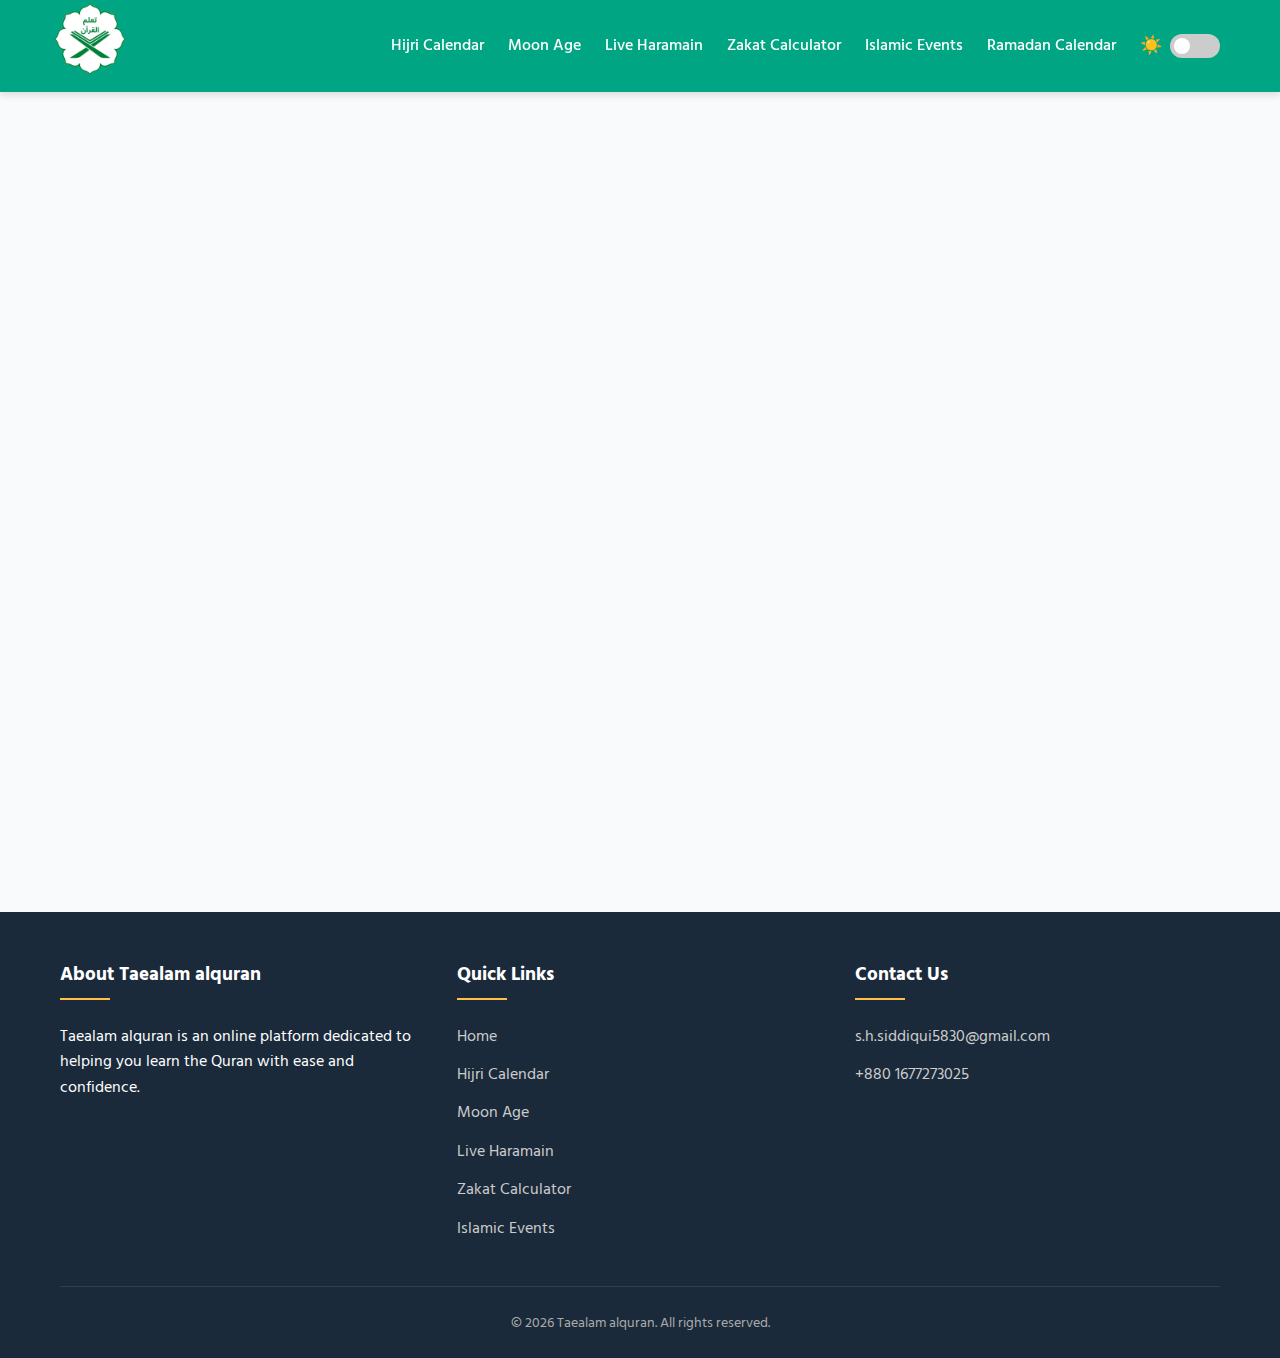
<file: ramadan-calendar.html>
<!DOCTYPE html>
<html lang="bn">
  <head>
    <meta charset="UTF-8" />
    <meta name="viewport" content="width=device-width, initial-scale=1.0" />
    <link rel="icon" type="image/x-icon" sizes="16x16" href="facicon.ico" />
    <title>রমজান ক্যালেন্ডার ২০২৬ - Taealam alquran</title>
    <link rel="preconnect" href="https://fonts.googleapis.com" />
    <link rel="preconnect" href="https://fonts.gstatic.com" crossorigin />
    <link
      href="https://fonts.googleapis.com/css2?family=Amiri:wght@400;700&family=Hind+Siliguri:wght@300;400;500;600;700&family=Poppins:wght@300;400;500;600;700&display=swap"
      rel="stylesheet"
    />
    <link rel="stylesheet" href="style.css" />
    <style>
      :root {
        --deen-teal: #00a684;
        --deen-bg: #f8fafc;
        --text-main: #1e293b;
        --text-muted: #64748b;
      }

      header {
        background-color: var(--deen-teal) !important;
      }

      .dark-mode {
        --deen-bg: #0b1120;
        --text-main: #f8fafc;
        --text-muted: #94a3b8;
      }

      body {
        font-family: "Hind Siliguri", "Poppins", sans-serif;
        background-color: var(--deen-bg);
        color: var(--text-main);
        transition: background-color 0.3s ease;
      }

      .dark-mode {
        --deen-bg: #0b1120;
        --text-main: #f8fafc;
        --text-muted: #94a3b8;
      }

      .hero-location {
        margin-top: 1.2rem;
        display: inline-block;
      }

      .hero-location select {
        background: rgba(255, 255, 255, 0.1);
        color: white;
        border: 1px solid rgba(255, 255, 255, 0.3);
        padding: 0.5rem 2.2rem 0.5rem 1.2rem;
        border-radius: 50px;
        font-size: 0.95rem;
        font-weight: 600;
        cursor: pointer;
        appearance: none;
        background-image: url("data:image/svg+xml,%3Csvg xmlns='http://www.w3.org/2000/svg' fill='none' viewBox='0 0 24 24' stroke='white'%3E%3Cpath stroke-linecap='round' stroke-linejoin='round' stroke-width='3' d='M19 9l-7 7-7-7'/%3E%3C/svg%3E");
        background-repeat: no-repeat;
        background-position: right 1rem center;
        background-size: 0.9rem;
        transition: all 0.3s ease;
        outline: none;
      }

      .hero-location select:hover {
        background: rgba(255, 255, 255, 0.2);
        border-color: rgba(255, 255, 255, 0.5);
      }

      .hero-location select option {
        background: #fff;
        color: #1e293b;
        font-weight: 500;
      }

      .dark-mode .hero-location select option {
        background: #0b1120;
        color: #f8fafc;
      }

      .deen-hero {
        background: var(--deen-teal);
        border-radius: 24px;
        margin: 2rem 0;
        padding: 3rem;
        color: white;
        position: relative;
        overflow: hidden;
        box-shadow: 0 20px 40px rgba(0, 166, 132, 0.2);
        opacity: 0;
        visibility: hidden;
        transition: opacity 0.5s ease, visibility 0.5s ease;
      }

      .deen-hero.loaded {
        opacity: 1;
        visibility: visible;
      }

      .hero-top {
        display: flex;
        justify-content: space-between;
        align-items: flex-start;
        position: relative;
        z-index: 2;
      }

      .date-display {
        font-size: 1.1rem;
        opacity: 0.9;
        font-weight: 500;
      }

      .hijri-date {
        font-size: 2.2rem;
        font-weight: 800;
        margin-top: 0.8rem;
      }

      .moon-art {
        position: absolute;
        right: 2.5rem;
        top: 2.5rem;
        opacity: 0.2;
        pointer-events: none;
      }

      .time-boxes {
        display: grid;
        grid-template-columns: 1fr 1fr;
        gap: 1.5rem;
        margin-top: 3rem;
        position: relative;
        z-index: 2;
      }

      .time-box {
        background: rgba(255, 255, 255, 0.12);
        backdrop-filter: blur(10px);
        -webkit-backdrop-filter: blur(10px);
        padding: 1.8rem;
        border-radius: 20px;
        border: 1px solid rgba(255, 255, 255, 0.2);
        display: flex;
        align-items: center;
        gap: 1.2rem;
      }

      .time-icon {
        font-size: 2.5rem;
      }

      .time-info h4 {
        font-size: 1rem;
        font-weight: 500;
        opacity: 0.9;
        margin-bottom: 0.4rem;
      }

      .time-info p {
        font-size: 1.6rem;
        font-weight: 800;
      }

      .scheduler-section {
        background: #fff;
        border-radius: 24px;
        padding: 3rem;
        margin-bottom: 6rem;
        box-shadow: 0 4px 25px rgba(0, 0, 0, 0.03);
        opacity: 0;
        visibility: hidden;
        transition: opacity 0.5s ease, visibility 0.5s ease;
      }

      .scheduler-section.loaded {
        opacity: 1;
        visibility: visible;
      }

      .dark-mode .scheduler-section {
        background: #111827;
        box-shadow: 0 4px 25px rgba(0, 0, 0, 0.2);
      }

      .section-header {
        display: flex;
        justify-content: space-between;
        align-items: center;
        margin-bottom: 2.5rem;
      }

      .section-header h3 {
        font-size: 1.6rem;
        font-weight: 800;
      }

      .ashra-tabs {
        display: flex;
        background: #f1f5f9;
        padding: 5px;
        border-radius: 50px;
        gap: 5px;
      }

      .dark-mode .ashra-tabs {
        background: #1f2937;
      }

      .tab-btn {
        padding: 0.6rem 2rem;
        border-radius: 50px;
        border: none;
        background: transparent;
        color: var(--text-muted);
        font-weight: 600;
        cursor: pointer;
        transition: all 0.3s ease;
      }

      .tab-btn.active {
        background: #fff;
        color: var(--deen-teal);
        box-shadow: 0 4px 12px rgba(0, 0, 0, 0.08);
      }

      .dark-mode .tab-btn.active {
        background: #374151;
        color: #fff;
      }

      .deen-table {
        width: 100%;
        border-collapse: collapse;
      }

      .deen-table th {
        text-align: left;
        padding: 1.5rem 1rem;
        font-size: 1rem;
        color: var(--text-muted);
        border-bottom: 1px solid #f1f5f9;
        font-weight: 500;
      }

      .deen-table td {
        padding: 1.5rem 1rem;
        font-size: 1.1rem;
        border-bottom: 1px solid #f8fafc;
      }

      .dark-mode .deen-table th {
        border-bottom-color: #1f2937;
      }
      .dark-mode .deen-table td {
        border-bottom-color: #111827;
      }

      .deen-table tr.current-roza {
        background-color: rgba(0, 166, 132, 0.08);
      }

      .deen-table tr.current-roza td {
        font-weight: 700;
        color: var(--deen-teal);
      }

      @media (max-width: 991px) {
        .time-boxes {
          grid-template-columns: 1fr 1fr;
        }
      }

      @media (max-width: 768px) {
        .deen-hero {
          padding: 2rem;
        }
        .hijri-date {
          font-size: 1.8rem;
        }
        .time-boxes {
          grid-template-columns: 1fr;
          gap: 1rem;
        }
        .section-header {
          flex-direction: column;
          align-items: flex-start;
          gap: 1.5rem;
        }
        .ashra-tabs {
          width: 100%;
          justify-content: space-between;
        }
        .tab-btn {
          padding: 0.6rem 1.2rem;
          font-size: 0.9rem;
          flex: 1;
        }
        .deen-table {
          font-size: 1rem;
        }
        th,
        td {
          padding: 1.2rem 0.5rem !important;
        }
      }
    </style>
  </head>
  <body>
    <header>
      <div class="container header-container">
        <!-- Navigation will be injected -->
      </div>
    </header>

    <main class="container" style="margin-top: 100px">
      <!-- Hero Card -->
      <div class="deen-hero">
        <div class="hero-top">
          <div class="hero-text">
            <div class="date-display" id="today-gregorian">--</div>
            <div class="hijri-date" id="today-hijri">--</div>
            <div class="hero-location">
              <select id="city-select">
                <option value="Dhaka">Dhaka (ঢাকা)</option>
                <option value="Chittagong">Chittagong (চট্টগ্রাম)</option>
                <option value="Sylhet">Sylhet (সিলেট)</option>
                <option value="Rajshahi">Rajshahi (রাজশাহী)</option>
                <option value="Khulna">Khulna (খুলনা)</option>
                <option value="Barisal">Barisal (বরিশাল)</option>
                <option value="Rangpur">Rangpur (রংপুর)</option>
                <option value="Mymensingh">Mymensingh (ময়মনসিংহ)</option>
              </select>
            </div>
          </div>
          <div class="moon-art">
            <svg width="80" height="80" viewBox="0 0 100 100">
              <path
                d="M50 10A40 40 0 1 1 50 90A30 30 0 1 0 50 10"
                fill="white"
              />
            </svg>
          </div>
        </div>

        <div class="time-boxes">
          <div class="time-box">
            <div class="time-icon">🌅</div>
            <div class="time-info">
              <h4>সাহরি শেষ</h4>
              <p id="hero-sahri">--:-- --</p>
            </div>
          </div>
          <div class="time-box">
            <div class="time-icon">🌇</div>
            <div class="time-info">
              <h4>ইফতার</h4>
              <p id="hero-iftar">--:-- --</p>
            </div>
          </div>
        </div>
      </div>

      <!-- Schedule Section -->
      <section class="scheduler-section">
        <div class="section-header">
          <h3>ইফতার ও সাহরির সময়</h3>
          <div class="ashra-tabs">
            <button class="tab-btn active" data-ashra="1">রহমত</button>
            <button class="tab-btn" data-ashra="2">মাগফিরাত</button>
            <button class="tab-btn" data-ashra="3">নাজাত</button>
          </div>
        </div>

        <div class="table-outer">
          <table class="deen-table">
            <thead>
              <tr>
                <th>রোজা</th>
                <th>দিন</th>
                <th>সাহরি শেষ</th>
                <th>ইফতার</th>
              </tr>
            </thead>
            <tbody id="deen-table-body">
              <!-- Content via JS -->
            </tbody>
          </table>
        </div>
      </section>
    </main>

    <footer>
      <div class="container">
        <div class="footer-content">
          <div class="footer-column">
            <h3>About Taealam alquran</h3>
            <p>
              Taealam alquran is an online platform dedicated to helping you
              learn the Quran with ease and confidence.
            </p>
          </div>
          <div class="footer-column">
            <h3>Quick Links</h3>
            <ul class="footer-links">
              <li><a href="index.html">Home</a></li>
              <li><a href="hijri-calander.html">Hijri Calendar</a></li>
              <li><a href="moon-age.html">Moon Age</a></li>
              <li><a href="live-haramain.html">Live Haramain</a></li>
              <li><a href="zakat-calculator.html">Zakat Calculator</a></li>
              <li><a href="islamic-events.html">Islamic Events</a></li>
            </ul>
          </div>
          <div class="footer-column">
            <h3>Contact Us</h3>
            <ul class="footer-links">
              <li>
                <a href="mailto:s.h.siddiqui5830@gmail.com"
                  >s.h.siddiqui5830@gmail.com</a
                >
              </li>
              <li><a href="tel:+8801677273025">+880 1677273025</a></li>
            </ul>
          </div>
        </div>
        <div class="copyright">
          &copy; 2025 Taealam alquran. All rights reserved.
        </div>
      </div>
    </footer>

    <script src="nav-init.js"></script>
    <script>
      const BN_DIGITS = ["০", "১", "২", "৩", "৪", "৫", "৬", "৭", "৮", "৯"];
      const BN_DAYS = {
        Saturday: "শনিবার",
        Sunday: "রবিবার",
        Monday: "সোমবার",
        Tuesday: "মঙ্গলবার",
        Wednesday: "বুধবার",
        Thursday: "বৃহস্পতিবার",
        Friday: "শুক্রবার",
      };
      const BN_MONTHS = [
        "জানুয়ারি",
        "ফেব্রুয়ারি",
        "মার্চ",
        "এপ্রিল",
        "মে",
        "জুন",
        "জুলাই",
        "আগস্ট",
        "সেপ্টেম্বর",
        "অক্টোবর",
        "নভেম্বর",
        "ডিসেম্বর",
      ];

      function toBnNum(num) {
        return String(num)
          .split("")
          .map((d) => BN_DIGITS[d] || d)
          .join("");
      }

      function toBnTime(time24) {
        if (!time24) return "--:-- --";
        const [h, m] = time24.split(":");
        let hours = parseInt(h);
        const period = hours >= 12 ? "PM" : "AM";
        hours = hours % 12 || 12;
        return `${toBnNum(hours)}:${toBnNum(m)} ${period}`;
      }

      let currentCalendarData = [];
      let currentAshra = 1;

      async function fetchRamadanData(city) {
        try {
          // Ramadan 1447 AH corresponds to Feb/Mar 2026
          const resFeb = await fetch(
            `https://api.aladhan.com/v1/calendarByCity/2026/2?city=${city}&country=Bangladesh&method=1`
          );
          const dataFeb = await resFeb.json();

          const resMar = await fetch(
            `https://api.aladhan.com/v1/calendarByCity/2026/3?city=${city}&country=Bangladesh&method=1`
          );
          const dataMar = await resMar.json();

          const combined = [...dataFeb.data, ...dataMar.data];
          // Filter for Ramadan 1447 (Feb-Mar 2026)
          currentCalendarData = combined.filter((d) => {
            const hijri = d.date.hijri;
            return hijri.month.number === 9 && hijri.year === "1447";
          });

          updateUI();
        } catch (err) {
          console.error("Fetch error:", err);
        }
      }

      function updateUI() {
        const now = new Date();

        const todayData =
          currentCalendarData.find((d) => {
            const dDate = new Date(d.date.readable);
            return dDate.toDateString() === now.toDateString();
          }) || currentCalendarData[0];

        if (todayData) {
          const bnDay = BN_DAYS[todayData.date.gregorian.weekday.en];
          const bnDate = toBnNum(now.getDate());
          const bnMonth = BN_MONTHS[now.getMonth()];
          const bnYear = toBnNum(now.getFullYear());

          document.getElementById(
            "today-gregorian"
          ).textContent = `${bnDay}, ${bnDate} ${bnMonth} ${bnYear}`;
          document.getElementById("today-hijri").textContent = `${toBnNum(
            todayData.date.hijri.day
          )} রমজান, ${toBnNum(todayData.date.hijri.year)} হিজরী`;

          document.getElementById("hero-sahri").textContent = `ভোর ${toBnTime(
            todayData.timings.Fajr.split(" ")[0]
          )}`;
          document.getElementById(
            "hero-iftar"
          ).textContent = `সন্ধ্যা ${toBnTime(
            todayData.timings.Maghrib.split(" ")[0]
          )}`;

          const rozaEl = document.getElementById("roza-count");
          if (rozaEl)
            rozaEl.textContent = `${toBnNum(todayData.date.hijri.day)}/৩০`;
        }

        document.querySelector(".deen-hero").classList.add("loaded");
        document.querySelector(".scheduler-section").classList.add("loaded");
        renderTable();
      }

      function renderTable() {
        const tbody = document.getElementById("deen-table-body");
        tbody.innerHTML = "";

        const start = (currentAshra - 1) * 10;
        const ashraData = currentCalendarData.slice(start, start + 10);

        const now = new Date();

        ashraData.forEach((day) => {
          const tr = document.createElement("tr");
          const isToday =
            new Date(day.date.readable).toDateString() === now.toDateString();
          if (isToday) tr.classList.add("current-roza");

          const rozaNum = toBnNum(day.date.hijri.day);
          const dayBn = BN_DAYS[day.date.gregorian.weekday.en];
          const sahri = toBnTime(day.timings.Fajr.split(" ")[0]);
          const iftar = toBnTime(day.timings.Maghrib.split(" ")[0]);

          tr.innerHTML = `
                    <td>${rozaNum}</td>
                    <td>${dayBn}</td>
                    <td>${sahri}</td>
                    <td>${iftar}</td>
                `;
          tbody.appendChild(tr);
        });
      }

      // Event Listeners
      document.getElementById("city-select").addEventListener("change", (e) => {
        fetchRamadanData(e.target.value);
      });

      document.querySelectorAll(".tab-btn").forEach((btn) => {
        btn.addEventListener("click", () => {
          document.querySelector(".tab-btn.active").classList.remove("active");
          btn.classList.add("active");
          currentAshra = parseInt(btn.dataset.ashra);
          renderTable();
        });
      });

      // Init
      fetchRamadanData("Dhaka");
    </script>
  </body>
</html>
</file>
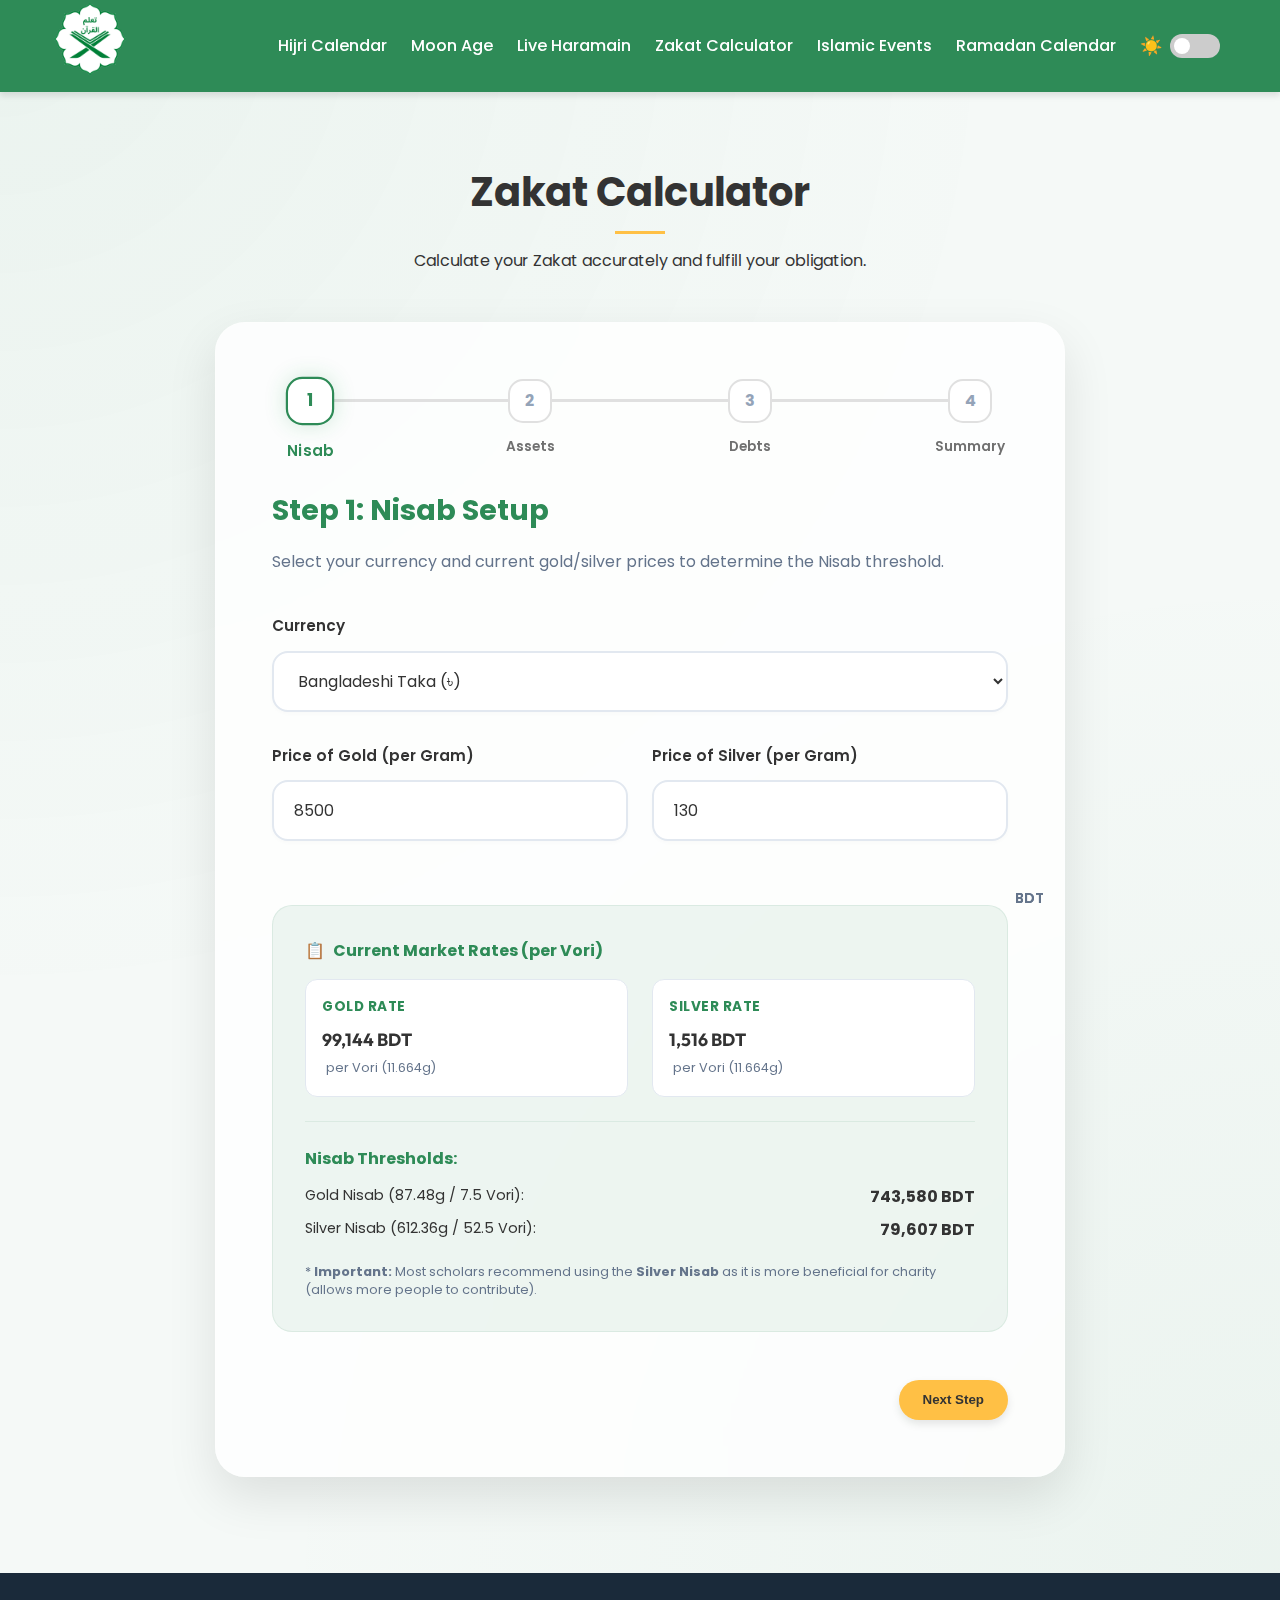
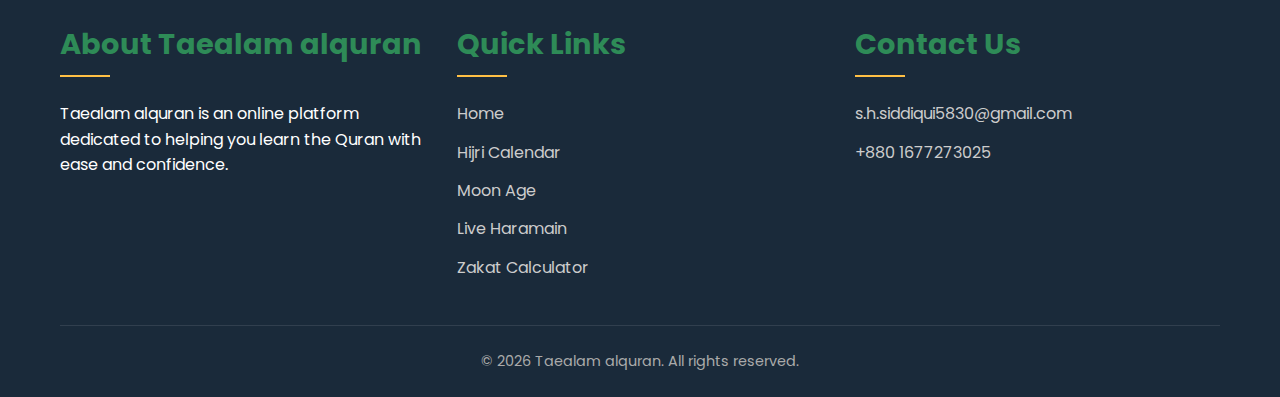
<file: zakat-calculator.html>
<!DOCTYPE html>
<html lang="en">
  <head>
    <meta charset="UTF-8" />
    <meta name="viewport" content="width=device-width, initial-scale=1.0" />
    <link rel="icon" type="image/x-icon" sizes="16x16" href="facicon.ico" />
    <!-- SEO Meta Tags -->
    <meta
      name="description"
      content="Calculate your Zakat accurately with our multi-step Zakat Calculator. Easy to use, secure, and based on authentic Islamic guidelines."
    />
    <meta
      name="keywords"
      content="zakat calculator, zakat calculation, nisab calculator, islam, charities, taealam alquran"
    />
    <meta name="author" content="Taealam alquran" />
    <meta name="robots" content="index, follow" />

    <title>Zakat Calculator - Taealam alquran</title>
    <link rel="preconnect" href="https://fonts.googleapis.com" />
    <link rel="preconnect" href="https://fonts.gstatic.com" crossorigin />
    <link
      href="https://fonts.googleapis.com/css2?family=Amiri:wght@400;700&family=Poppins:wght@300;400;500;600;700&family=Outfit:wght@300;400;600&display=swap"
      rel="stylesheet"
    />
    <link rel="stylesheet" href="style.css" />
    <style>
      :root {
        --calculator-bg: #f5f9f7;
        --step-active: #2e8b57;
        --step-inactive: #e0e0e0;
        --input-border: #e2e8f0;
        --glass-bg: rgba(255, 255, 255, 0.8);
        --glass-border: rgba(255, 255, 255, 0.2);
        --accent-gradient: linear-gradient(135deg, #2e8b57 0%, #1e5e3a 100%);
      }

      .dark-mode {
        --calculator-bg: #0f172a;
        --input-border: #334155;
        --glass-bg: rgba(30, 41, 59, 0.7);
        --glass-border: rgba(255, 255, 255, 0.1);
        --accent-gradient: linear-gradient(135deg, #3ea86c 0%, #2e8b57 100%);
      }

      .calculator-section {
        padding: 10rem 0 6rem;
        background-color: var(--calculator-bg);
        min-height: 100vh;
        background-image: radial-gradient(
            circle at 0% 0%,
            rgba(46, 139, 87, 0.05) 0%,
            transparent 50%
          ),
          radial-gradient(
            circle at 100% 100%,
            rgba(46, 139, 87, 0.05) 0%,
            transparent 50%
          );
      }

      .section-title h2 {
        margin-bottom: 1.5rem;
      }

      .calculator-container {
        max-width: 850px;
        margin: 0 auto;
        background: var(--glass-bg);
        backdrop-filter: blur(12px);
        -webkit-backdrop-filter: blur(12px);
        padding: 3.5rem;
        border-radius: 30px;
        box-shadow: 0 20px 50px rgba(0, 0, 0, 0.1);
        border: 1px solid var(--glass-border);
      }

      .dark-mode .calculator-container {
        box-shadow: 0 20px 50px rgba(0, 0, 0, 0.4);
      }

      /* Step Indicator */
      .steps-indicator {
        display: flex;
        justify-content: space-between;
        margin-bottom: 4rem;
        position: relative;
        padding: 0 1rem;
      }

      .steps-indicator::before {
        content: "";
        position: absolute;
        top: 20px;
        left: 2rem;
        right: 2rem;
        height: 3px;
        background: var(--step-inactive);
        z-index: 1;
      }

      .step {
        width: 44px;
        height: 44px;
        border-radius: 15px;
        background: var(--card-background-light);
        border: 2px solid var(--step-inactive);
        display: flex;
        align-items: center;
        justify-content: center;
        z-index: 2;
        font-weight: 700;
        color: #94a3b8;
        transition: all 0.4s cubic-bezier(0.4, 0, 0.2, 1);
        position: relative;
        cursor: default;
      }

      .step.active {
        border-color: var(--step-active);
        color: var(--step-active);
        transform: scale(1.1);
        box-shadow: 0 0 20px rgba(46, 139, 87, 0.2);
      }

      .step.completed {
        background: var(--accent-gradient);
        border-color: transparent;
        color: white;
      }

      .step-label {
        position: absolute;
        top: 100%;
        left: 50%;
        transform: translateX(-50%);
        margin-top: 15px;
        font-size: 0.85rem;
        white-space: nowrap;
        color: var(--text-dark);
        font-weight: 600;
        opacity: 0.7;
      }

      .step.active .step-label {
        opacity: 1;
        color: var(--primary);
      }

      /* Form Content */
      .calc-step {
        display: none;
        animation: slideUp 0.6s cubic-bezier(0.4, 0, 0.2, 1);
      }

      .calc-step.active {
        display: block;
      }

      @keyframes slideUp {
        from {
          opacity: 0;
          transform: translateY(20px);
        }
        to {
          opacity: 1;
          transform: translateY(0);
        }
      }

      h3 {
        font-size: 1.8rem;
        margin-bottom: 1rem;
        color: var(--primary);
      }

      .step-desc {
        color: #64748b;
        margin-bottom: 2.5rem;
        font-size: 1rem;
      }

      .dark-mode .step-desc {
        color: #94a3b8;
      }

      .form-group {
        margin-bottom: 2rem;
      }

      .form-group label {
        display: block;
        margin-bottom: 0.75rem;
        font-weight: 600;
        color: var(--text-dark);
        font-size: 0.95rem;
      }

      .form-group input,
      .form-group select {
        width: 100%;
        padding: 1rem 1.25rem;
        border: 2px solid var(--input-border);
        border-radius: 16px;
        background: var(--background-light);
        color: var(--text-dark);
        font-family: inherit;
        font-size: 1rem;
        transition: all 0.3s;
        box-shadow: 0 2px 4px rgba(0, 0, 0, 0.02);
      }

      .form-group input:focus {
        outline: none;
        border-color: var(--primary);
        box-shadow: 0 0 0 4px rgba(46, 139, 87, 0.1);
        transform: translateY(-1px);
      }

      .input-wrapper .currency-label {
        position: absolute;
        right: 1.25rem;
        top: 50%;
        transform: translateY(-50%);
        color: #64748b;
        font-weight: 600;
        font-size: 0.9rem;
      }

      .grid-2 {
        display: grid;
        grid-template-columns: 1fr 1fr;
        gap: 1.5rem;
      }

      /* Buttons */
      .calc-buttons {
        display: flex;
        justify-content: space-between;
        margin-top: 3rem;
      }

      .btn-prev {
        background-color: #eee;
        color: #333;
      }

      .btn-prev:hover {
        background-color: #ddd;
      }

      .dark-mode .btn-prev {
        background-color: #333;
        color: #eee;
      }

      /* Result Styles */
      .result-card {
        background: var(--accent-gradient);
        color: white;
        padding: 3rem 2rem;
        border-radius: 24px;
        text-align: center;
        margin-bottom: 3rem;
        box-shadow: 0 10px 30px rgba(46, 139, 87, 0.3);
      }

      .result-card h2 {
        font-size: 1.4rem;
        opacity: 0.9;
        margin-bottom: 1rem;
        letter-spacing: 0.5px;
      }

      .total-zakat {
        font-size: 4rem;
        font-weight: 800;
        margin: 1rem 0;
        font-family: "Outfit", sans-serif;
      }

      .summary-item {
        display: flex;
        justify-content: space-between;
        padding: 1.25rem 0;
        border-bottom: 1px solid var(--input-border);
        font-size: 1.05rem;
      }

      .summary-item:last-child {
        border-bottom: none;
      }

      .summary-item span:first-child {
        color: #64748b;
        font-weight: 500;
      }

      .dark-mode .summary-item span:first-child {
        color: #94a3b8;
      }

      .summary-item span:last-child {
        font-weight: 700;
        color: var(--text-dark);
      }

      /* Rates Info Box */
      .nisab-info {
        background: rgba(46, 139, 87, 0.08);
        padding: 2rem;
        border-radius: 20px;
        margin-top: 2rem;
        border: 1px solid rgba(46, 139, 87, 0.1);
      }

      .dark-mode .nisab-info {
        background: rgba(46, 139, 87, 0.12);
      }

      .rates-row {
        display: grid;
        grid-template-columns: repeat(2, 1fr);
        gap: 1.5rem;
        margin-top: 1rem;
      }

      .rate-card {
        background: var(--card-background-light);
        padding: 1rem;
        border-radius: 12px;
        border: 1px solid var(--input-border);
      }

      .rate-card h4 {
        color: var(--primary);
        font-size: 0.85rem;
        margin-bottom: 0.5rem;
        text-transform: uppercase;
        letter-spacing: 0.5px;
      }

      .rate-value {
        font-family: "Outfit", sans-serif;
        font-weight: 700;
        font-size: 1.1rem;
      }

      .rate-unit {
        font-size: 0.8rem;
        color: #64748b;
        margin-left: 0.25rem;
      }

      /* Responsive */
      @media (max-width: 600px) {
        .grid-2 {
          grid-template-columns: 1fr;
        }
        .calculator-container {
          padding: 1.5rem;
        }
        .step-label {
          display: none;
        }
      }
    </style>
  </head>
  <body>
    <!-- Header -->
    <header>
      <div class="container header-container">
        <!--#include virtual="nav.html" -->
      </div>
    </header>

    <section class="calculator-section">
      <div class="container">
        <div class="section-title">
          <h2>Zakat Calculator</h2>
          <p>Calculate your Zakat accurately and fulfill your obligation.</p>
        </div>

        <div class="calculator-container">
          <!-- Step Indicator -->
          <div class="steps-indicator">
            <div class="step active" data-step="1">
              1 <span class="step-label">Nisab</span>
            </div>
            <div class="step" data-step="2">
              2 <span class="step-label">Assets</span>
            </div>
            <div class="step" data-step="3">
              3 <span class="step-label">Debts</span>
            </div>
            <div class="step" data-step="4">
              4 <span class="step-label">Summary</span>
            </div>
          </div>

          <form id="zakat-form">
            <!-- Step 1: Nisab & Setup -->
            <div class="calc-step active" id="step-1">
              <h3>Step 1: Nisab Setup</h3>
              <p class="step-desc">
                Select your currency and current gold/silver prices to determine
                the Nisab threshold.
              </p>

              <div class="form-group">
                <label>Currency</label>
                <select id="currency">
                  <option value="BDT">Bangladeshi Taka (৳)</option>
                  <option value="USD">US Dollar ($)</option>
                  <option value="SAR">Saudi Riyal (﷼)</option>
                  <option value="GBP">British Pound (£)</option>
                </select>
              </div>

              <div class="grid-2">
                <div class="form-group">
                  <label>Price of Gold (per Gram)</label>
                  <div class="input-wrapper">
                    <input
                      type="number"
                      id="gold-price"
                      value="8500"
                      placeholder="0.00"
                    />
                    <span class="currency-label currency-text">BDT</span>
                  </div>
                </div>
                <div class="form-group">
                  <label>Price of Silver (per Gram)</label>
                  <div class="input-wrapper">
                    <input
                      type="number"
                      id="silver-price"
                      value="130"
                      placeholder="0.00"
                    />
                    <span class="currency-label currency-text">BDT</span>
                  </div>
                </div>
              </div>

              <div class="nisab-info">
                <p
                  style="
                    font-weight: 700;
                    color: var(--primary);
                    display: flex;
                    align-items: center;
                    gap: 8px;
                  "
                >
                  <span>📋</span> Current Market Rates (per Vori)
                </p>
                <div class="rates-row">
                  <div class="rate-card">
                    <h4>Gold Rate</h4>
                    <div class="rate-value">
                      <span id="gold-vori-price">99,144</span>
                      <span class="currency-text">BDT</span>
                    </div>
                    <span class="rate-unit">per Vori (11.664g)</span>
                  </div>
                  <div class="rate-card">
                    <h4>Silver Rate</h4>
                    <div class="rate-value">
                      <span id="silver-vori-price">1,516</span>
                      <span class="currency-text">BDT</span>
                    </div>
                    <span class="rate-unit">per Vori (11.664g)</span>
                  </div>
                </div>

                <div
                  style="
                    margin-top: 1.5rem;
                    padding-top: 1.5rem;
                    border-top: 1px solid rgba(46, 139, 87, 0.1);
                  "
                >
                  <p
                    style="
                      font-weight: 700;
                      color: var(--primary);
                      margin-bottom: 0.75rem;
                    "
                  >
                    Nisab Thresholds:
                  </p>
                  <div
                    style="display: flex; flex-direction: column; gap: 0.5rem"
                  >
                    <div style="display: flex; justify-content: space-between">
                      <span style="font-size: 0.9rem"
                        >Gold Nisab (87.48g / 7.5 Vori):</span
                      >
                      <span style="font-weight: 700"
                        ><span id="nisab-gold">743,580</span>
                        <span class="currency-text">BDT</span></span
                      >
                    </div>
                    <div style="display: flex; justify-content: space-between">
                      <span style="font-size: 0.9rem"
                        >Silver Nisab (612.36g / 52.5 Vori):</span
                      >
                      <span style="font-weight: 700"
                        ><span id="nisab-silver">79,606</span>
                        <span class="currency-text">BDT</span></span
                      >
                    </div>
                  </div>
                </div>

                <p
                  style="
                    font-size: 0.8rem;
                    margin-top: 1.25rem;
                    color: #64748b;
                    line-height: 1.4;
                  "
                >
                  * <strong>Important:</strong> Most scholars recommend using
                  the <strong>Silver Nisab</strong> as it is more beneficial for
                  charity (allows more people to contribute).
                </p>
              </div>
            </div>

            <!-- Step 2: Assets -->
            <div class="calc-step" id="step-2">
              <h3>Step 2: Your Assets</h3>
              <p style="margin-bottom: 2rem; font-size: 0.9rem; color: #666">
                Enter the value of assets you have held for one lunar year.
              </p>

              <div class="form-group">
                <label>Cash in Hand & Bank Accounts</label>
                <div class="input-wrapper">
                  <input
                    type="number"
                    class="asset-input"
                    id="cash"
                    placeholder="0.00"
                  />
                  <span class="currency-label currency-text">BDT</span>
                </div>
              </div>

              <div class="grid-2">
                <div class="form-group">
                  <label>Value of Gold</label>
                  <div class="input-wrapper">
                    <input
                      type="number"
                      class="asset-input"
                      id="gold-value"
                      placeholder="0.00"
                    />
                    <span class="currency-label currency-text">BDT</span>
                  </div>
                </div>
                <div class="form-group">
                  <label>Value of Silver</label>
                  <div class="input-wrapper">
                    <input
                      type="number"
                      class="asset-input"
                      id="silver-value"
                      placeholder="0.00"
                    />
                    <span class="currency-label currency-text">BDT</span>
                  </div>
                </div>
              </div>

              <div class="form-group">
                <label>Investments (Stocks, Shares, etc.)</label>
                <div class="input-wrapper">
                  <input
                    type="number"
                    class="asset-input"
                    id="investments"
                    placeholder="0.00"
                  />
                  <span class="currency-label currency-text">BDT</span>
                </div>
              </div>

              <div class="form-group">
                <label>Business Assets (Inventory, Stock for sale)</label>
                <div class="input-wrapper">
                  <input
                    type="number"
                    class="asset-input"
                    id="business-assets"
                    placeholder="0.00"
                  />
                  <span class="currency-label currency-text">BDT</span>
                </div>
              </div>
            </div>

            <!-- Step 3: Debts -->
            <div class="calc-step" id="step-3">
              <h3>Step 3: Debts & Liabilities</h3>
              <p style="margin-bottom: 2rem; font-size: 0.9rem; color: #666">
                Enter any deductible debts that you owe to others.
              </p>

              <div class="form-group">
                <label>Outstanding Loans</label>
                <div class="input-wrapper">
                  <input
                    type="number"
                    class="debt-input"
                    id="loans"
                    placeholder="0.00"
                  />
                  <span class="currency-label currency-text">BDT</span>
                </div>
              </div>

              <div class="form-group">
                <label>Unpaid Bills (Rent, Utilities, etc.)</label>
                <div class="input-wrapper">
                  <input
                    type="number"
                    class="debt-input"
                    id="bills"
                    placeholder="0.00"
                  />
                  <span class="currency-label currency-text">BDT</span>
                </div>
              </div>

              <div class="form-group">
                <label>Other Liabilities</label>
                <div class="input-wrapper">
                  <input
                    type="number"
                    class="debt-input"
                    id="liabilities"
                    placeholder="0.00"
                  />
                  <span class="currency-label currency-text">BDT</span>
                </div>
              </div>
            </div>

            <!-- Step 4: Summary -->
            <div class="calc-step" id="step-4">
              <div class="result-card">
                <h2>Total Zakat Payable</h2>
                <div class="total-zakat" id="final-zakat">0.00</div>
                <div class="currency-text" style="font-size: 1.2rem">BDT</div>
              </div>

              <div class="summary-details">
                <div class="summary-item">
                  <span>Total Assets</span>
                  <span
                    ><span id="summary-assets">0.00</span>
                    <span class="currency-text">BDT</span></span
                  >
                </div>
                <div class="summary-item">
                  <span>Total Debts</span>
                  <span
                    ><span id="summary-debts">0.00</span>
                    <span class="currency-text">BDT</span></span
                  >
                </div>
                <div class="summary-item">
                  <span>Net Zakatable Wealth</span>
                  <span
                    ><span id="summary-net">0.00</span>
                    <span class="currency-text">BDT</span></span
                  >
                </div>
                <div
                  class="summary-item"
                  style="border: none; margin-top: 1rem; color: var(--primary)"
                >
                  <span id="nisab-status">Eligible for Zakat</span>
                </div>
              </div>

              <div style="text-align: center; margin-top: 2rem">
                <p style="font-size: 0.8rem; color: #888">
                  Note: This is an estimated calculation. Please consult with a
                  scholar for specific cases.
                </p>
              </div>
            </div>

            <!-- Navigation Buttons -->
            <div class="calc-buttons">
              <button
                type="button"
                class="btn btn-prev"
                id="prev-btn"
                style="display: none"
              >
                Back
              </button>
              <button
                type="button"
                class="btn"
                id="next-btn"
                style="margin-left: auto"
              >
                Next Step
              </button>
            </div>
          </form>
        </div>
      </div>
    </section>

    <!-- Footer -->
    <footer>
      <div class="container">
        <div class="footer-content">
          <div class="footer-column">
            <h3>About Taealam alquran</h3>
            <p>
              Taealam alquran is an online platform dedicated to helping you
              learn the Quran with ease and confidence.
            </p>
          </div>
          <div class="footer-column">
            <h3>Quick Links</h3>
            <ul class="footer-links">
              <li><a href="index.html">Home</a></li>
              <li><a href="hijri-calander.html">Hijri Calendar</a></li>
              <li><a href="moon-age.html">Moon Age</a></li>
              <li><a href="live-haramain.html">Live Haramain</a></li>
              <li><a href="zakat-calculator.html">Zakat Calculator</a></li>
            </ul>
          </div>
          <div class="footer-column">
            <h3>Contact Us</h3>
            <ul class="footer-links">
              <li>
                <a href="mailto:s.h.siddiqui5830@gmail.com"
                  >s.h.siddiqui5830@gmail.com</a
                >
              </li>
              <li><a href="tel:+8801677273025">+880 1677273025</a></li>
            </ul>
          </div>
        </div>
        <div class="copyright">
          &copy; 2025 Taealam alquran. All rights reserved.
        </div>
      </div>
    </footer>

    <script src="nav-init.js"></script>
    <script src="zakat-calculator.js"></script>
  </body>
</html>
</file>
<file: style.css>
/* Essential CSS */
:root {
    /* Light Mode Variables */
    --primary: #2e8b57;
    --primary-dark: #1e5e3a;
    --accent: #ffc045;
    --text-dark: #333;
    --text-light: #f5f5f5;
    --background-light: #ffffff;
    --card-background-light: #ffffff;
    --shadow: 0 4px 6px rgba(0, 0, 0, 0.1);

    /* Dark Mode Variables */
    --primary-dark-mode: #3ea86c;
    --accent-dark-mode: #ffcd6b;
    --background-dark: #121212;
    --card-background-dark: #1e1e1e;
    --text-dark-mode: #e0e0e0;
    --text-secondary-dark: #aaaaaa;
    --shadow-dark: 0 4px 6px rgba(0, 0, 0, 0.3);
  }

  .dark-mode {
    --primary: var(--primary-dark-mode);
    --accent: var(--accent-dark-mode);
    --text-dark: var(--text-dark-mode);
    --background-light: var(--background-dark);
    --card-background-light: var(--card-background-dark);
    --shadow: var(--shadow-dark);
  }

  * {
    margin: 0;
    padding: 0;
    box-sizing: border-box;
    transition: background-color 0.3s, color 0.3s, border-color 0.3s;
  }

  body {
    font-family: "Poppins", sans-serif;
    background-color: var(--background-light);
    color: var(--text-dark);
    line-height: 1.6;
    overflow-x: hidden;
  }

  /* Parallax Elements */
  .parallax-container {
    position: relative;
    height: 100vh;
    overflow: hidden;
    transform-style: preserve-3d;
  }

  .parallax-bg {
    position: absolute;
    top: 0;
    left: 0;
    width: 100%;
    height: 100%;
    transform: translateZ(-1px) scale(2);
    z-index: -1;
    background-position: center;
    background-size: cover;
  }

  .parallax-content {
    position: relative;
    height: 100%;
    display: flex;
    flex-direction: column;
    align-items: center;
    justify-content: center;
    transform: translateZ(0);
    z-index: 1;
  }

  .container {
    width: 100%;
    max-width: 1200px;
    margin: 0 auto;
    padding: 0 20px;
  }

  /* Header */
  header {
    background-color: var(--primary);
    color: white;
    padding: 1rem 0;
    box-shadow: var(--shadow);
    position: fixed;
    width: 100%;
    top: 0;
    z-index: 1000;
    backdrop-filter: blur(5px);
  }

  .header-container {
    display: flex;
    justify-content: space-between;
    align-items: center;
    flex-wrap: wrap;
  }

  .logo {
    display: flex;
    align-items: center;
    gap: 10px;
    font-size: 1.5rem;
    font-weight: 700;
  }

  .logo-icon {
    width: 60px;
    height: 60px;
    border-radius: 50%;
    /* background-color: white; */
    color: var(--primary);
    display: flex;
    align-items: center;
    justify-content: center;
    font-size: 1.6rem;
    font-weight: bold;
    font-family: "Amiri", serif;
  }

  /* Hamburger Menu */
  .hamburger-menu {
    display: none;
    flex-direction: column;
    gap: 5px;
    cursor: pointer;
  }

  .hamburger-menu span {
    width: 25px;
    height: 3px;
    background-color: white;
    transition: all 0.3s;
  }

  /* Navigation */
  nav {
    display: flex;
    align-items: center;
  }

  nav ul {
    display: flex;
    list-style: none;
    gap: 1.5rem;
  }

  nav a {
    color: white;
    text-decoration: none;
    font-weight: 500;
    font-size: 1rem;
    transition: color 0.3s;
  }

  nav a:hover {
    color: var(--accent);
  }

  /* Dark Mode Toggle */
  .dark-mode-toggle {
    margin-left: 1.5rem;
    display: flex;
    align-items: center;
    cursor: pointer;
  }

  .toggle-switch {
    position: relative;
    display: inline-block;
    width: 50px;
    height: 24px;
  }

  .toggle-switch input {
    opacity: 0;
    width: 0;
    height: 0;
  }

  .toggle-slider {
    position: absolute;
    cursor: pointer;
    top: 0;
    left: 0;
    right: 0;
    bottom: 0;
    background-color: #ccc;
    transition: 0.4s;
    border-radius: 34px;
  }

  .toggle-slider:before {
    position: absolute;
    content: "";
    height: 16px;
    width: 16px;
    left: 4px;
    bottom: 4px;
    background-color: white;
    transition: 0.4s;
    border-radius: 50%;
  }

  input:checked + .toggle-slider {
    background-color: var(--accent);
  }

  input:checked + .toggle-slider:before {
    transform: translateX(26px);
  }

  .toggle-icon {
    margin-right: 8px;
    font-size: 18px;
  }

  /* Hero Section */
  .hero {
    height: 100vh;
    display: flex;
    align-items: center;
    justify-content: center;
    text-align: center;
    position: relative;
    overflow: hidden;
    padding: 5rem 0;
    margin-top: 0;
  }

  .hero-overlay {
    position: absolute;
    top: 0;
    left: 0;
    width: 100%;
    height: 100%;
    background: rgba(0, 0, 0, 0.5);
    z-index: 1;
  }

  .hero .container {
    position: relative;
    z-index: 2;
  }

  .hero h1 {
    font-size: 3rem;
    margin-bottom: 1rem;
    color: white;
    letter-spacing: 1px;
    text-shadow: 2px 2px 4px rgba(0, 0, 0, 0.5);
  }

  .hero p {
    font-size: 1.2rem;
    max-width: 700px;
    margin: 0 auto 2rem;
    color: white;
  }

  .hero .arabic {
    font-family: "Amiri", serif;
    font-size: 2.5rem;
    margin-bottom: 2rem;
    direction: rtl;
    color: white;
    text-shadow: 2px 2px 4px rgba(0, 0, 0, 0.5);
  }

  /* Buttons */
  .btn {
    display: inline-block;
    background-color: var(--accent);
    color: var(--text-dark);
    padding: 0.8rem 1.5rem;
    border-radius: 30px;
    text-decoration: none;
    font-weight: 600;
    transition: all 0.3s;
    border: none;
    cursor: pointer;
    box-shadow: 0 4px 8px rgba(0, 0, 0, 0.1);
  }

  .btn:hover {
    background-color: #e6a93b;
    transform: translateY(-2px);
    box-shadow: 0 6px 12px rgba(0, 0, 0, 0.15);
  }

  .btn-outline {
    background-color: transparent;
    border: 2px solid white;
    color: white;
    margin-left: 1rem;
  }

  .btn-outline:hover {
    background-color: white;
    color: var(--primary);
  }

  /* Sections */
  .section {
    padding: 6rem 0;
    position: relative;
  }

  .section-title {
    text-align: center;
    margin-bottom: 3rem;
    position: relative;
  }

  .section-title h2 {
    font-size: 2.5rem;
    display: inline-block;
    position: relative;
  }

  .section-title h2:after {
    content: "";
    position: absolute;
    bottom: -10px;
    left: 50%;
    width: 50px;
    height: 3px;
    background-color: var(--accent);
    transform: translateX(-50%);
  }

  /* Alphabet Grid */
  .alphabet-grid {
    display: grid;
    grid-template-columns: repeat(auto-fill, minmax(80px, 1fr));
    gap: 1rem;
  }

  .letter-card {
    display: flex;
    flex-direction: column;
    align-items: center;
    justify-content: center;
    background-color: var(--card-background-light);
    border: 1px solid #e0e0e0;
    border-radius: 8px;
    cursor: pointer;
    transition: all 0.3s;
    box-shadow: var(--shadow);
    font-family: "Amiri", serif;
    font-size: 2rem;
    position: relative;
    padding: 1rem;
  }

  .dark-mode .letter-card {
    border-color: #333;
  }

  .letter-card:hover {
    background-color: var(--primary);
    color: white;
    transform: translateY(-3px);
  }

  .letter-card .transliteration {
    font-size: 0.7rem;
    font-family: "Poppins", sans-serif;
    margin-top: 2px;
  }

  /* Surah Section */
  .surahs {
    padding: 6rem 0;
    background-color: var(--background-light);
  }

  .surah-selector {
    margin-bottom: 2rem;
    text-align: center;
  }

  .surah-selector label {
    font-weight: 600;
    margin-right: 1rem;
  }

  .surah-selector select {
    padding: 0.5rem 1rem;
    border-radius: 5px;
    font-family: "Poppins", sans-serif;
    font-size: 1rem;
    background-color: var(--card-background-light);
    color: var(--text-dark);
    border: 1px solid #e0e0e0;
  }

  .dark-mode .surah-selector select {
    border-color: #333;
  }

  .surah-content {
    display: flex;
    gap: 2rem;
    margin-top: 2rem;
  }

  .surah-arabic,
  .surah-bangla,
  .surah-english {
    flex: 1;
    background-color: var(--card-background-light);
    padding: 1.5rem;
    border-radius: 10px;
    box-shadow: var(--shadow);
  }

  .surah-arabic {
    font-family: "Amiri", serif;
    font-size: 1.5rem;
    text-align: right;
    direction: rtl;
  }

  .surah-bangla,
  .surah-english {
    font-family: "Poppins", sans-serif;
    font-size: 1rem;
    line-height: 1.8;
  }

  .verse {
    margin-bottom: 1.5rem;
  }

  .active-verse {
    color: rgba(128, 128, 128, 0.5);
    font-weight: bold;
  }

  .verse-number {
    display: inline-block;
    width: 30px;
    height: 30px;
    line-height: 30px;
    text-align: center;
    background-color: var(--primary);
    color: white;
    border-radius: 50%;
    margin-right: 10px;
    font-size: 0.9rem;
  }

  /* Parallax Divider */
  .parallax-divider {
    height: 400px;
    position: relative;
    overflow: hidden;
    display: flex;
    align-items: center;
    justify-content: center;
  }

  .parallax-divider-bg {
    position: absolute;
    top: 0;
    left: 0;
    width: 100%;
    height: 100%;
    background-attachment: fixed;
    background-position: center;
    background-repeat: no-repeat;
    background-size: cover;
    z-index: -1;
  }

  .parallax-divider-content {
    z-index: 2;
    text-align: center;
    color: white;
    max-width: 800px;
    padding: 0 20px;
  }

  .parallax-divider-content h2 {
    font-size: 2.5rem;
    margin-bottom: 1rem;
    text-shadow: 2px 2px 4px rgba(0, 0, 0, 0.5);
  }

  .parallax-divider-content p {
    font-size: 1.2rem;
    margin-bottom: 1.5rem;
    text-shadow: 1px 1px 2px rgba(0, 0, 0, 0.5);
  }

  /* Footer */
  footer {
    background-color: #1a2a3a;
    color: white;
    padding: 3rem 0 1.5rem;
  }

  .footer-content {
    display: grid;
    grid-template-columns: repeat(auto-fit, minmax(250px, 1fr));
    gap: 2rem;
    margin-bottom: 2rem;
  }

  .footer-column h3 {
    margin-bottom: 1.5rem;
    position: relative;
    display: inline-block;
    padding-bottom: 10px;
  }

  .footer-column h3:after {
    content: "";
    position: absolute;
    left: 0;
    bottom: 0;
    width: 50px;
    height: 2px;
    background-color: var(--accent);
  }

  .footer-links {
    list-style: none;
  }

  .footer-links li {
    margin-bottom: 0.8rem;
  }

  .footer-links a {
    color: #ccc;
    text-decoration: none;
    transition: color 0.3s;
  }

  .footer-links a:hover {
    color: white;
  }

  .copyright {
    text-align: center;
    padding-top: 1.5rem;
    border-top: 1px solid rgba(255, 255, 255, 0.1);
    font-size: 0.9rem;
    color: #aaa;
  }

  /* Scroll Animation */
  .fade-in {
    opacity: 0;
    transform: translateY(30px);
    transition: opacity 0.8s ease, transform 0.8s ease;
  }

  .fade-in.active {
    opacity: 1;
    transform: translateY(0);
  }

  @keyframes dots {
    0%,
    20% {
      content: ".";
    }
    40% {
      content: "..";
    }
    60%,
    100% {
      content: "...";
    }
  }

  /* Prayer Times Section */
  .prayer-times-grid {
    display: grid;
    grid-template-columns: repeat(auto-fit, minmax(150px, 1fr));
    gap: 1rem;
    text-align: center;
  }

  .prayer-time-card {
    background-color: var(--card-background-light);
    padding: 1.5rem;
    border-radius: 10px;
    box-shadow: var(--shadow);
    transition: transform 0.3s, box-shadow 0.3s;
  }

  .prayer-time-card:hover {
    transform: translateY(-5px);
    box-shadow: 0 6px 12px rgba(0, 0, 0, 0.15);
  }

  .prayer-time-card h3 {
    font-size: 1.2rem;
    margin-bottom: 0.5rem;
    color: var(--primary);
  }

  .prayer-time-card p {
    font-size: 1.5rem;
    font-weight: 600;
    color: var(--text-dark);
  }

  #current-waqt {
    color: var(--primary);
  }

  /* Mobile Styles */
  @media (max-width: 768px) {
    .hamburger-menu {
      display: flex;
    }

    nav {
      display: none;
      width: 100%;
      flex-direction: column;
      align-items: flex-start;
      margin-top: 1rem;
    }

    nav ul {
      flex-direction: column;
      gap: 0.5rem;
    }

    nav.active {
      display: flex;
    }

    .dark-mode-toggle {
      margin-left: 0;
      margin-top: 1rem;
    }

    .hero h1 {
      font-size: 2rem;
    }

    .hero p {
      font-size: 1rem;
    }

    .btn {
      display: block;
      width: 100%;
      margin-bottom: 1rem;
    }

    .btn-outline {
      margin-left: 0;
    }

    .surah-content {
      flex-direction: column;
    }

    .parallax-divider {
      height: 300px;
    }

    .parallax-divider-content h2 {
      font-size: 1.8rem;
    }

    .parallax-divider-content p {
      font-size: 1rem;
    }
  }

  /* Skeleton Loader */
  .skeleton {
    background-color: #e0e0e0;
    border-radius: 4px;
    position: relative;
    overflow: hidden;
  }

  .skeleton::after {
    content: "";
    position: absolute;
    top: 0;
    left: -100%;
    width: 100%;
    height: 100%;
    background: linear-gradient(
      90deg,
      transparent,
      rgba(255, 255, 255, 0.5),
      transparent
    );
    animation: shimmer 1.5s infinite;
  }

  @keyframes shimmer {
    100% {
      left: 100%;
    }
  }

  /* Verse Skeleton */
  .verse-skeleton {
    display: flex;
    align-items: center;
    gap: 10px;
    margin-bottom: 1.5rem;
  }

  .verse-skeleton .verse-number {
    width: 30px;
    height: 30px;
    border-radius: 50%;
    background-color: #ccc;
  }

  .verse-skeleton .verse-text {
    flex: 1;
    height: 20px;
    border-radius: 4px;
  }

  /* Hijri Calendar Section Styles */
  #hijri-calendar {
    background-color: var(--background-light);
    padding: 6rem 0;
  }

  .hijri-calendar-container {
    border-radius: 10px;
    overflow: hidden;
    box-shadow: var(--shadow);
    background-color: var(--card-background-light);
    border: 1px solid var(--text-dark); /* Border color based on theme */
  }

  /* Dark Mode Styles */
  .dark-mode .hijri-calendar-container {
    background-color: var(--card-background-dark);
    border-color: var(--text-dark-mode);
  }

  /* Responsive Styles */
  @media (max-width: 768px) {
    #hijri-calendar iframe {
      height: 800px; /* Adjust height for smaller screens */
    }
  }

  @media (max-width: 480px) {
    #hijri-calendar iframe {
      height: 600px; /* Further adjust height for mobile devices */
    }
  }

  .iframe-overlay {
    position: absolute;
    top: 0;
    left: 0;
    width: 100%;
    height: 100%;
    pointer-events: none; /* Allow clicks to pass through */
    background-color: rgba(0, 0, 0, 0); /* Default: No overlay */
    transition: background-color 0.3s;
  }

  .dark-mode .iframe-overlay {
    background-color: rgba(
      0,
      0,
      0,
      0.5
    ); /* Semi-transparent black overlay */
  }
</file>
